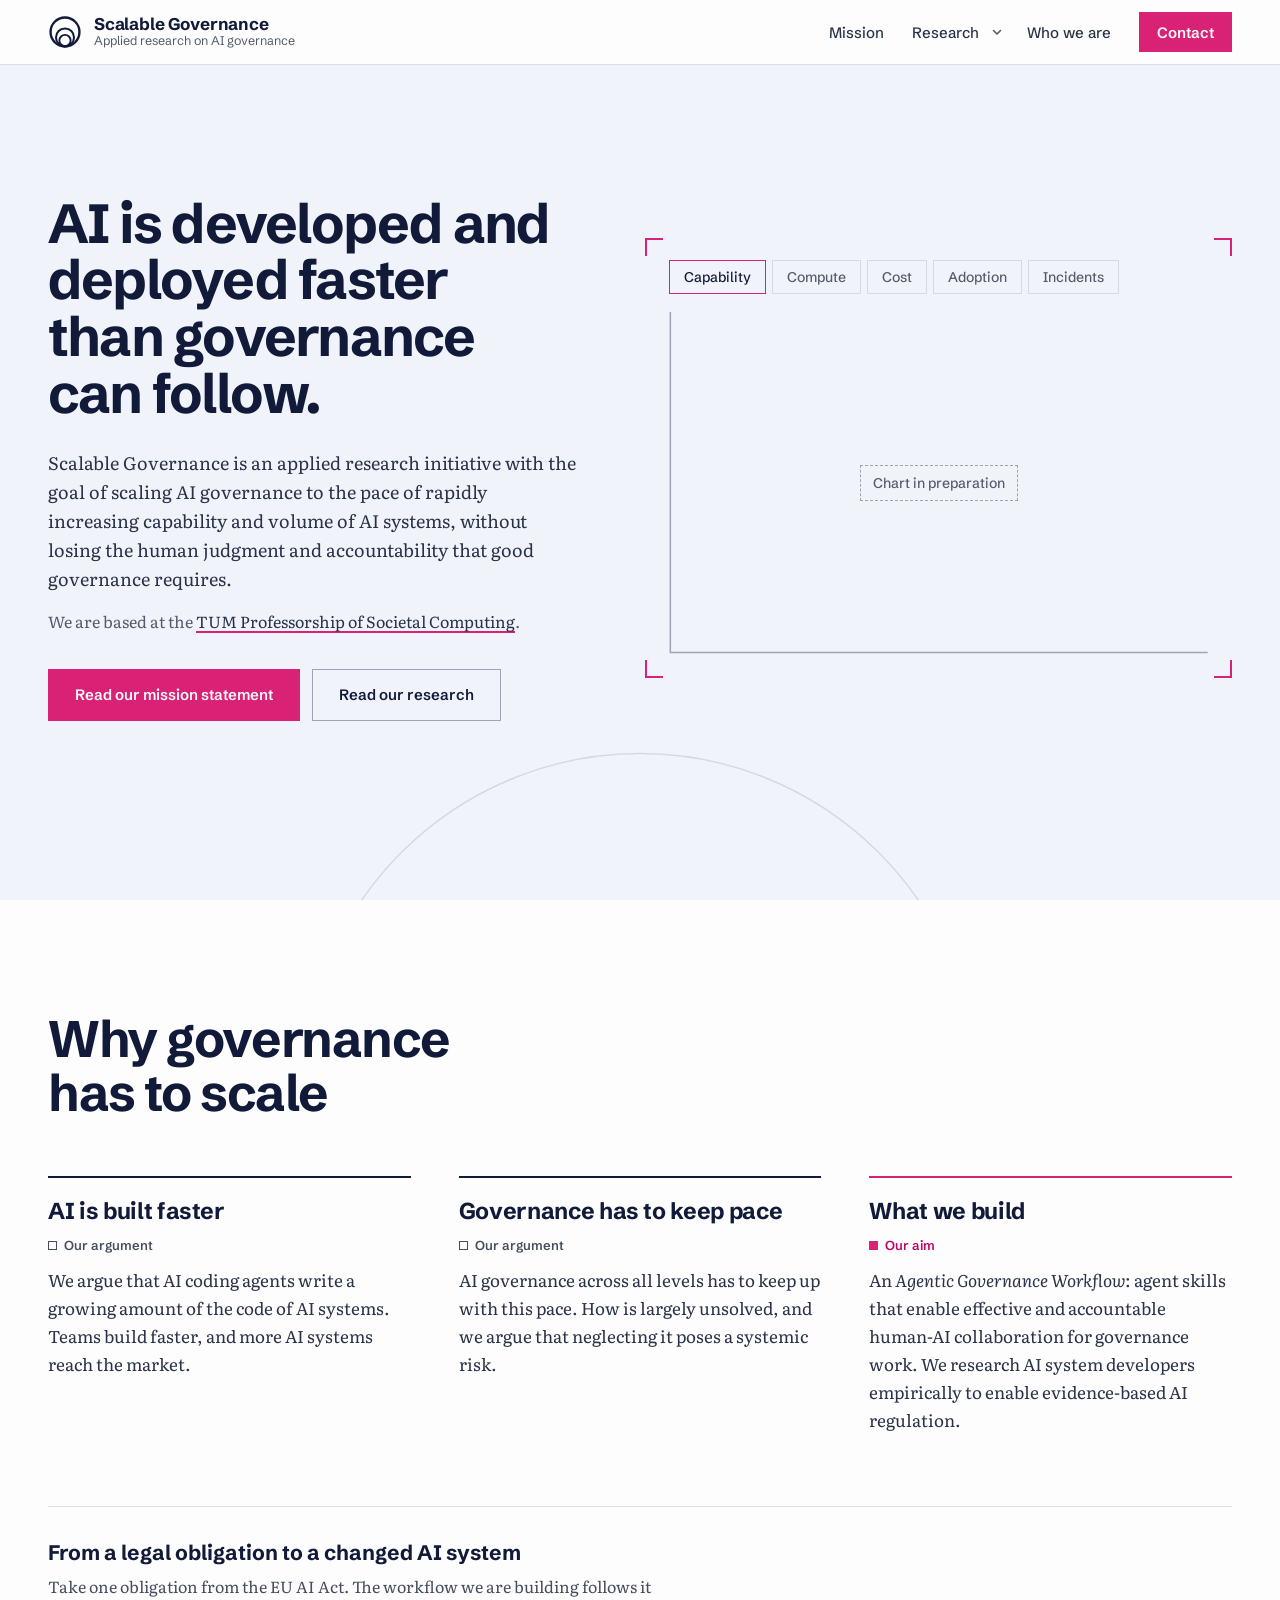
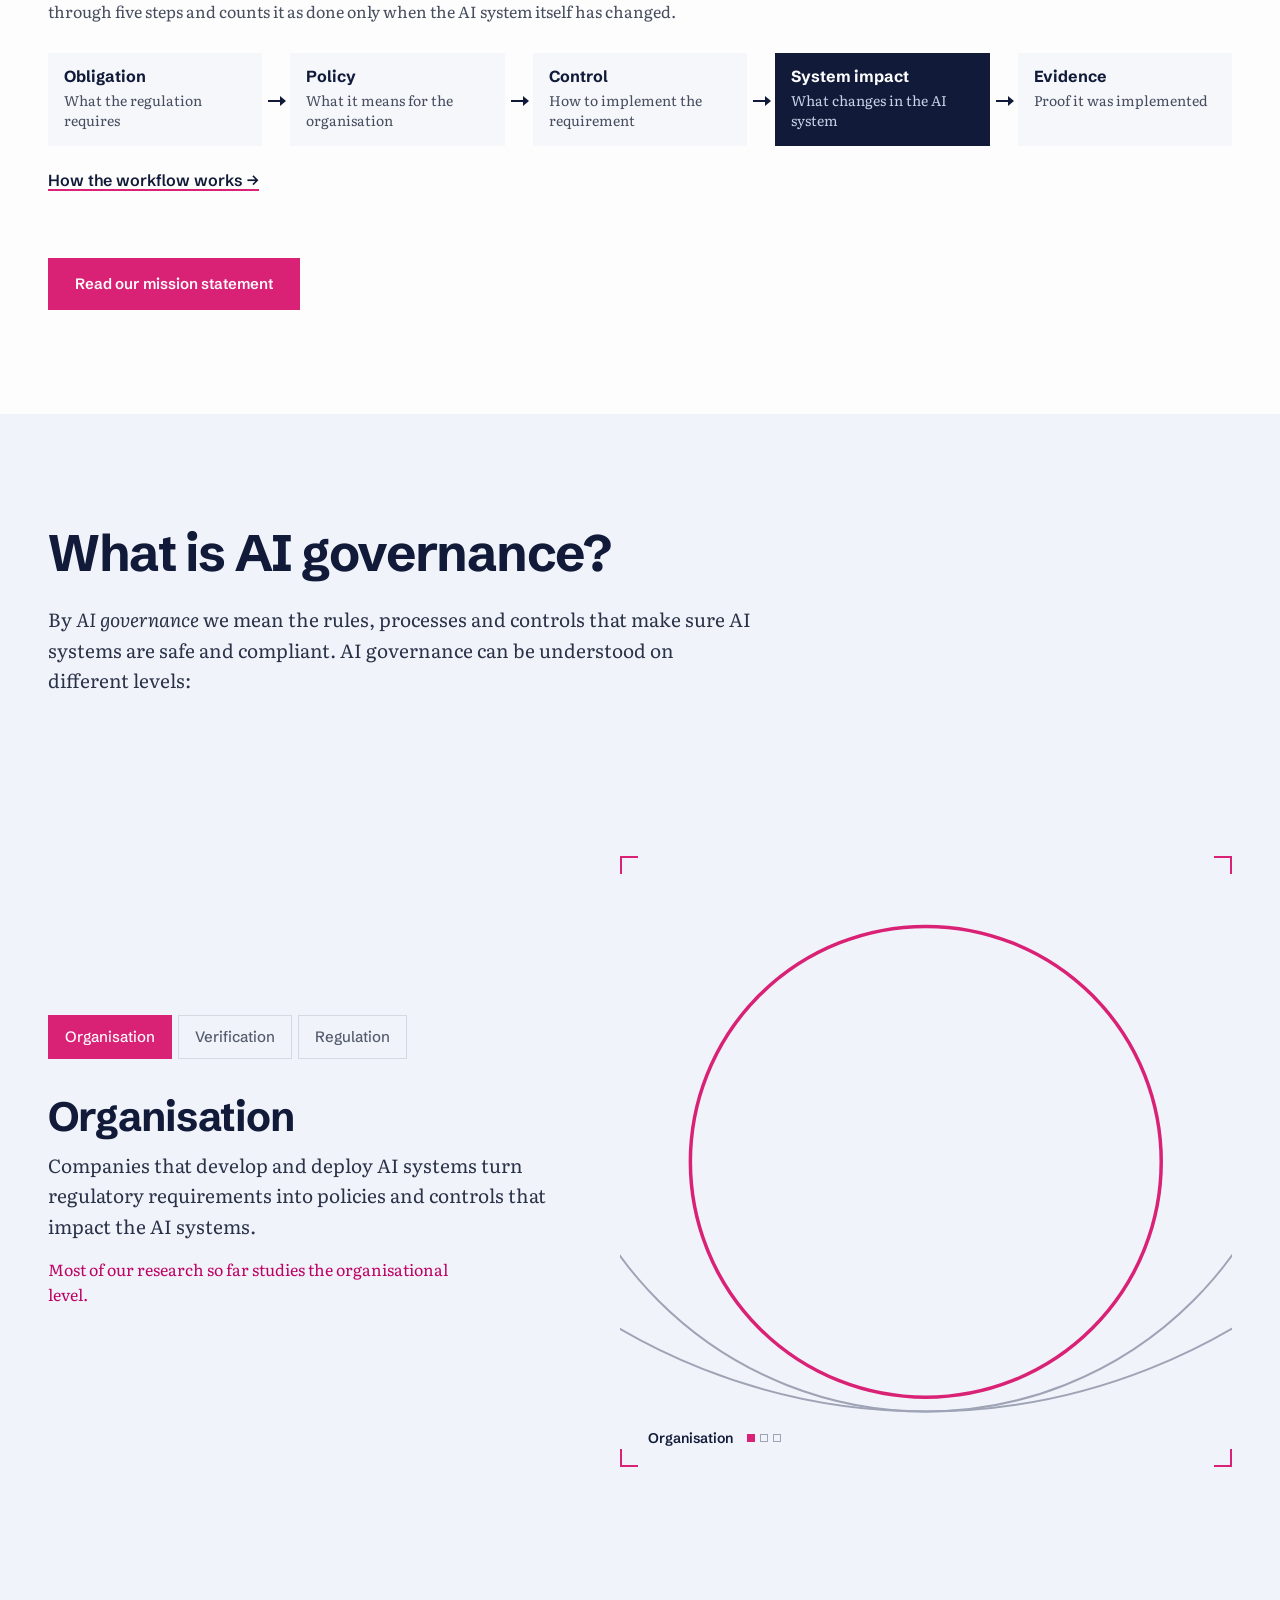
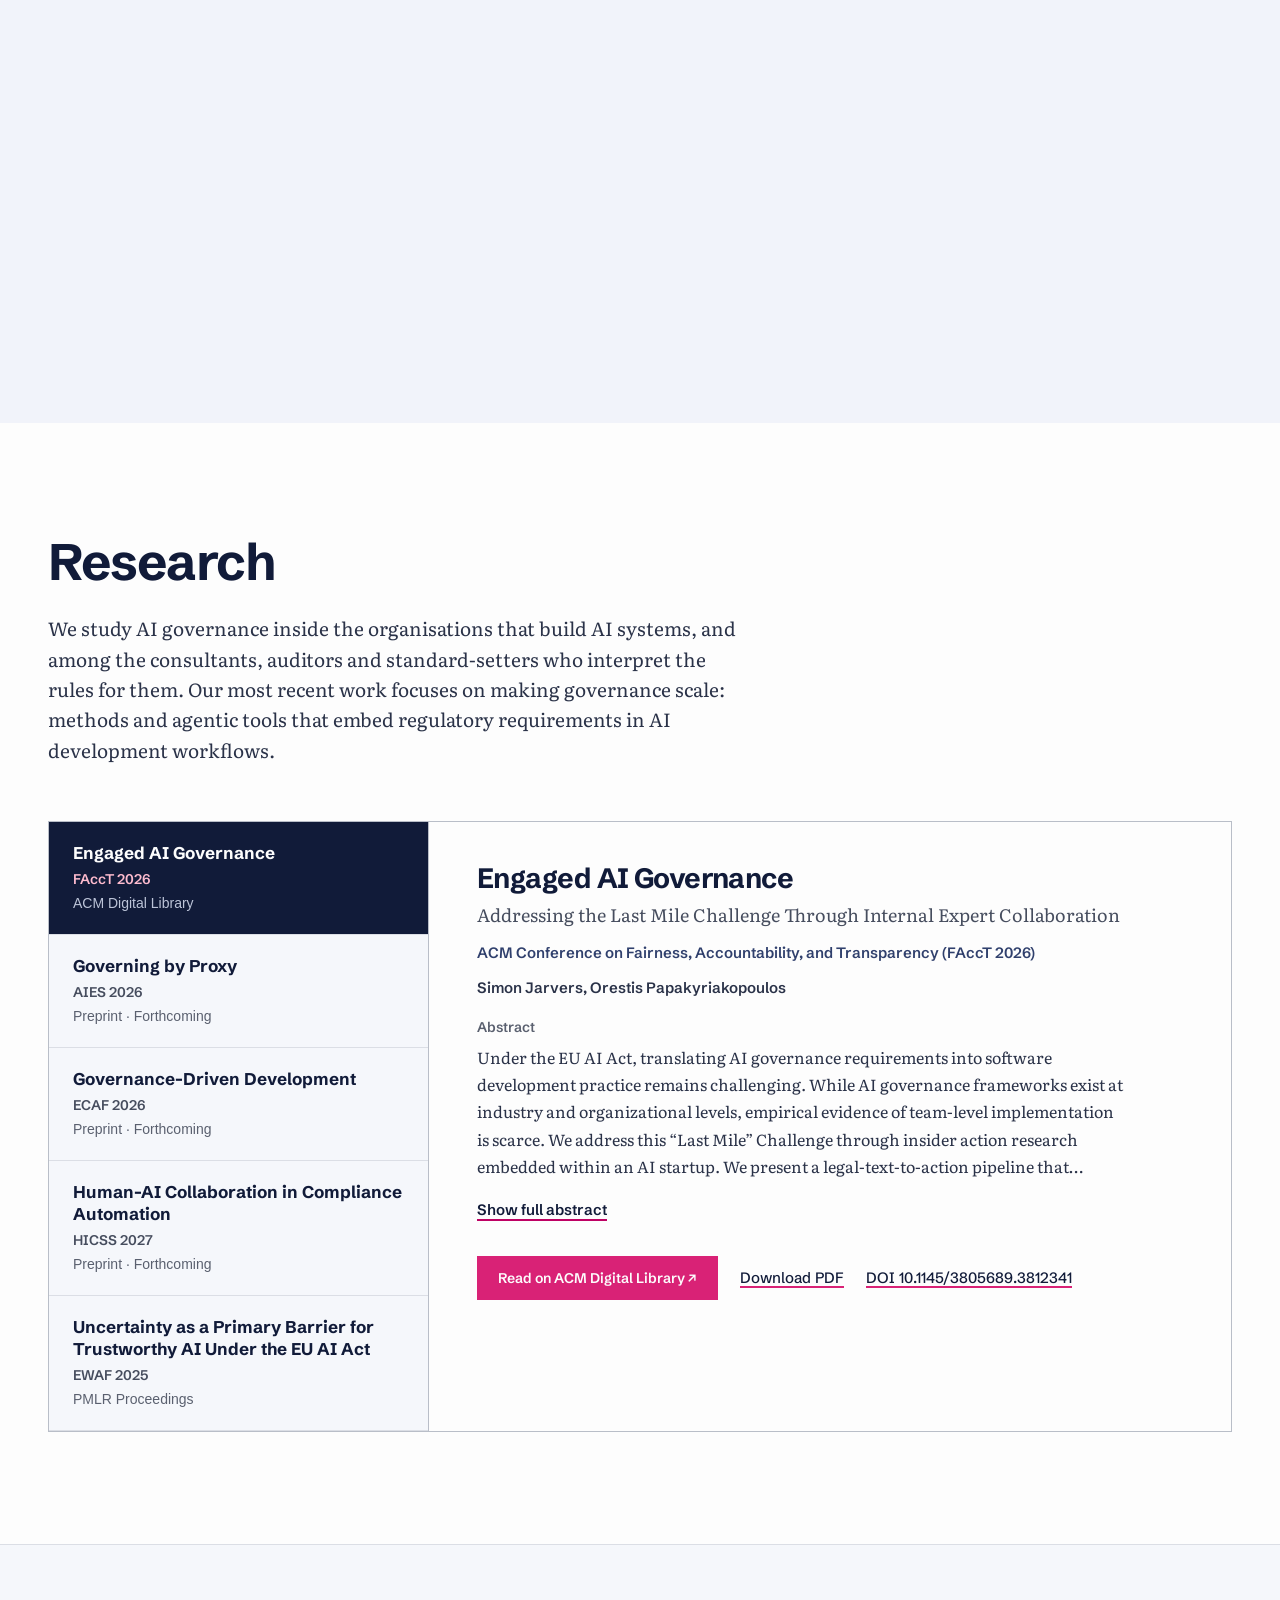
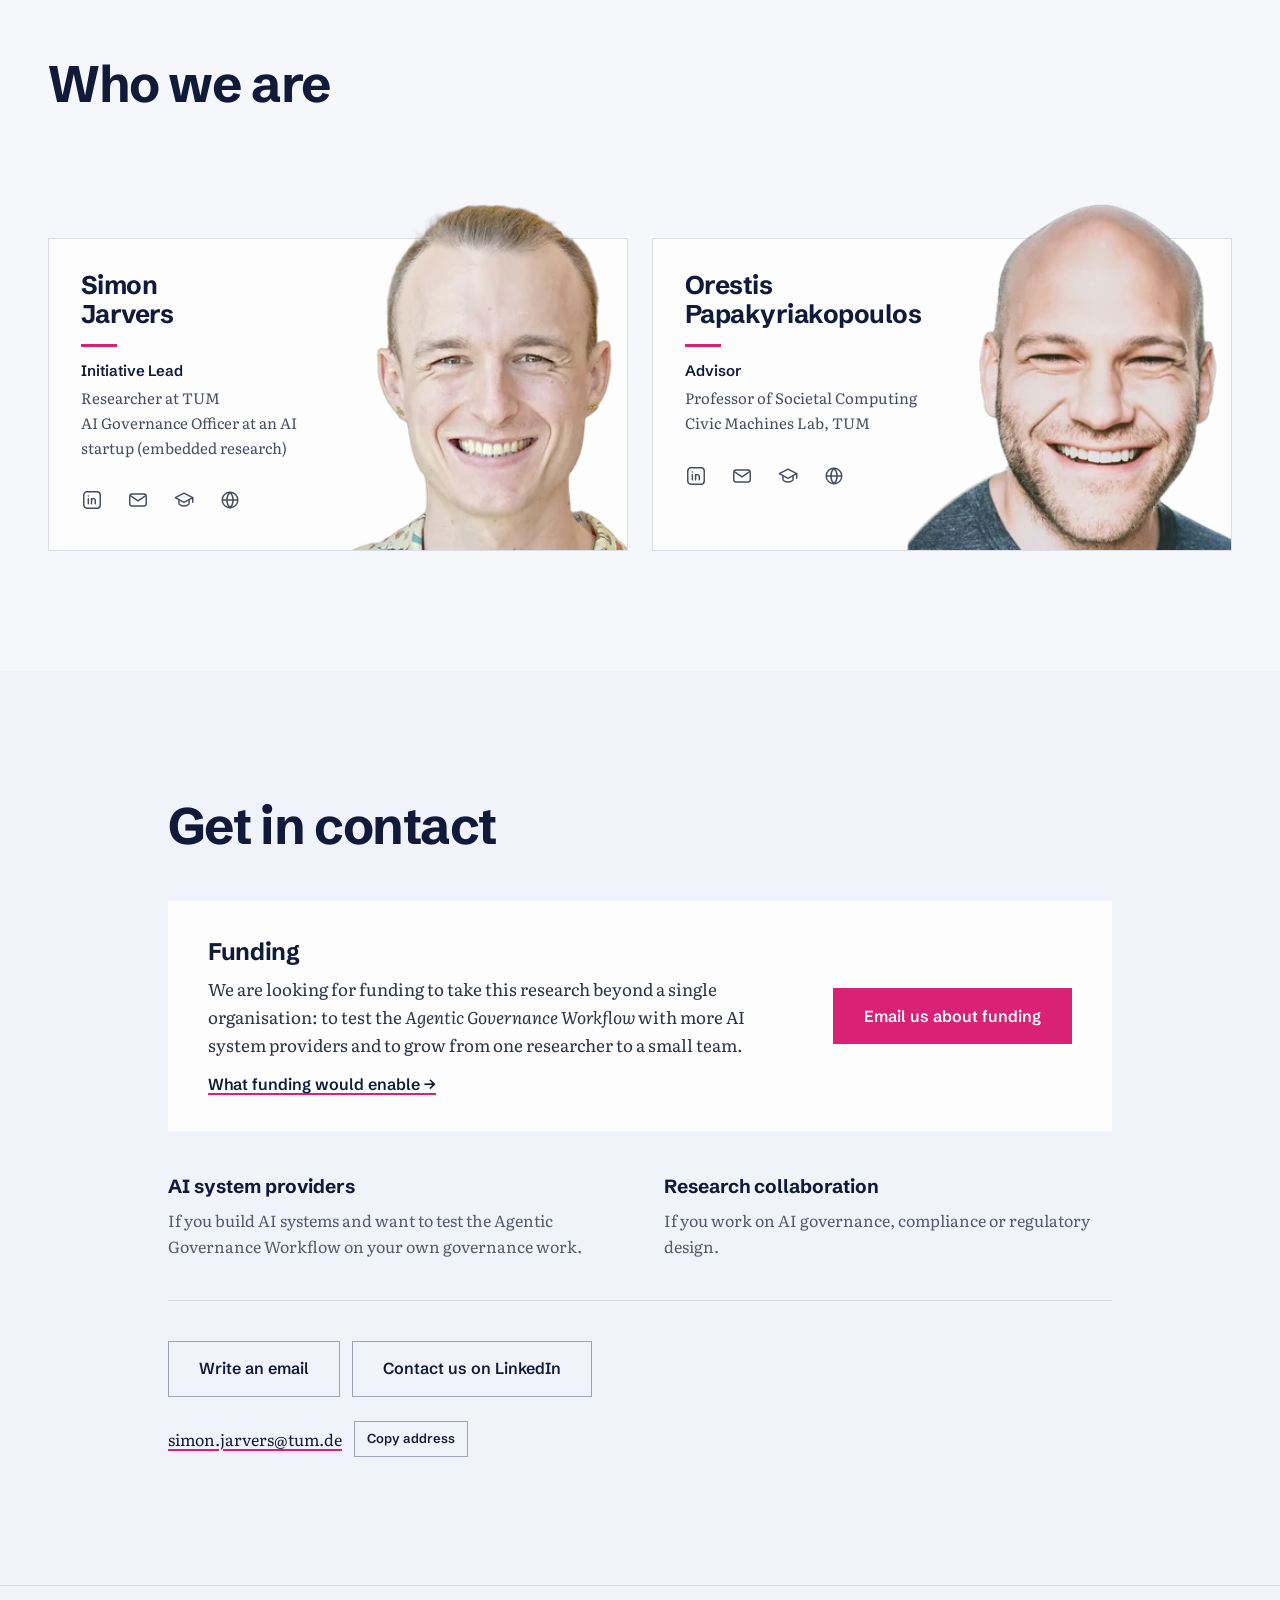
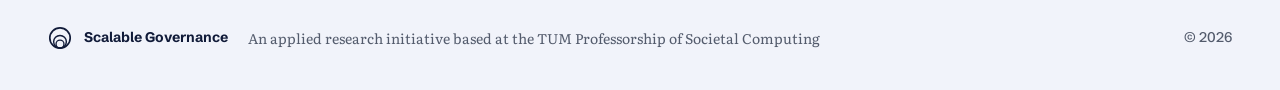
<file: index.html>
<!DOCTYPE html>
<html lang="en">
<head>
<meta charset="utf-8">
<meta name="viewport" content="width=device-width, initial-scale=1">
<title>Scalable Governance</title>
<meta name="description" content="Scalable Governance is an applied research initiative at the TUM Professorship of Societal Computing, working to scale AI governance to the pace of AI development and deployment.">
<meta property="og:title" content="Scalable Governance">
<meta property="og:description" content="Applied research on AI governance, based at the TUM Professorship of Societal Computing.">
<meta property="og:type" content="website">
<meta name="theme-color" content="#ffffff">
<link rel="icon" href="assets/img/favicon.svg" type="image/svg+xml">
<link rel="preconnect" href="https://fonts.googleapis.com">
<link rel="preconnect" href="https://fonts.gstatic.com" crossorigin>
<link rel="stylesheet" href="https://fonts.googleapis.com/css2?family=Literata:ital,opsz,wght@0,7..72,400..600;1,7..72,400&amp;family=Schibsted+Grotesk:wght@400..800&amp;display=swap">
<link rel="stylesheet" href="assets/css/style.css">
<script>document.documentElement.classList.add('js');</script>
<script src="assets/js/main.js" defer></script>
</head>
<body>
<a class="skip-link" href="#main">Skip to content</a>

<header class="site-nav" id="site-nav">
  <div class="site-nav__inner">
    <div class="site-nav__bar">
      <a class="brand" href="#top" aria-label="Scalable Governance, back to top">
        <svg class="brand__logo" viewBox="0 10 200 200" aria-hidden="true"><circle cx="100" cy="110" r="85" stroke-width="14"/><circle cx="100" cy="142" r="53" stroke-width="12"/><circle cx="100" cy="160" r="33" stroke-width="11"/></svg>
        <span class="brand__text">
          <span class="brand__name">Scalable Governance</span>
          <span class="brand__tagline">Applied research on AI governance</span>
        </span>
      </a>
      <button class="nav-toggle" type="button" aria-expanded="false" aria-controls="nav-links">Menu</button>
      <nav aria-label="Main">
        <ul class="nav-links" id="nav-links">
          <li><a href="mission/">Mission</a></li>
          <li class="nav-links__group">
            <a href="#research">Research</a><button type="button" class="nav-sub-toggle" aria-expanded="false" aria-controls="nav-sub-research" aria-label="More research pages"><svg viewBox="0 0 12 12" aria-hidden="true"><path d="M2.5 4.5 6 8l3.5-3.5" fill="none" stroke="currentColor" stroke-width="1.6" stroke-linecap="round" stroke-linejoin="round"/></svg></button>
            <ul class="nav-sub" id="nav-sub-research">
              <li><a href="#research">Publications</a></li>
              <li><a href="agentic-governance-workflow/">Agentic Governance Workflow</a></li>
            </ul>
          </li>
          <li><a href="#who-we-are">Who we are</a></li>
          <li class="nav-links__cta-item"><a class="nav-links__cta" href="#contact">Contact</a></li>
        </ul>
      </nav>
    </div>
  </div>
</header>

<main id="main">

  <!-- Hero: the opening frame -->
  <section class="hero frame" id="top">
    <div class="container hero__inner">
      <div class="hero__text">
        <h1>AI is developed and deployed faster than governance can follow.</h1>
        <p class="lead">Scalable Governance is an applied research initiative with the goal of scaling AI governance to the pace of rapidly increasing capability and volume of AI systems, without losing the human judgment and accountability that good governance requires.</p>
        <p class="hero__affiliation">We are based at the <a href="https://www.gov.sot.tum.de/en/soc/welcome/" target="_blank" rel="noopener">TUM Professorship of Societal Computing</a>.</p>
        <div class="button-row">
          <a class="btn btn--primary btn--md" href="mission/">Read our mission statement</a>
          <a class="btn btn--secondary btn--md" href="#research">Read our research</a>
        </div>
      </div>

      <!-- Reserved for the acceleration chart from feat/acceleration-chart. Replace this figure when that branch lands. -->
      <figure class="chart-slot frame-mark" data-slot="acceleration-chart" aria-labelledby="chart-slot-note">
        <ul class="chart-slot__tabs" aria-hidden="true">
          <li class="is-active">Capability</li>
          <li>Compute</li>
          <li>Cost</li>
          <li>Adoption</li>
          <li>Incidents</li>
        </ul>
        <div class="chart-slot__plot">
          <svg class="chart-slot__axes" viewBox="0 0 400 220" preserveAspectRatio="none" aria-hidden="true"><path d="M1 0 V219 H400" fill="none" vector-effect="non-scaling-stroke"/></svg>
          <p class="chart-slot__note" id="chart-slot-note">Chart in preparation</p>
        </div>
      </figure>
    </div>
    <svg class="hero__rings" viewBox="0 10 200 200" aria-hidden="true"><circle cx="100" cy="110" r="85"/><circle cx="100" cy="142" r="53"/><circle cx="100" cy="160" r="33"/></svg>
  </section>

  <!-- Why it has to scale -->
  <section class="why" id="mission" aria-labelledby="why-title">
    <div class="container why__inner">
      <h2 class="section-title" id="why-title">Why governance has to scale</h2>
      <ol class="beats">
        <li class="beat">
          <h3 class="beat__title">AI is built faster</h3>
          <span class="status status--argument">Our argument</span>
          <p>We argue that AI coding agents write a growing amount of the code of AI systems. Teams build faster, and more AI systems reach the market.</p>
        </li>
        <li class="beat">
          <h3 class="beat__title">Governance has to keep pace</h3>
          <span class="status status--argument">Our argument</span>
          <p>AI governance across all levels has to keep up with this pace. How is largely unsolved, and we argue that neglecting it poses a systemic risk.</p>
        </li>
        <li class="beat">
          <h3 class="beat__title">What we build</h3>
          <span class="status status--aim">Our aim</span>
          <p>An <i>Agentic Governance Workflow</i>: agent skills that enable effective and accountable human-AI collaboration for governance work. We research AI system developers empirically to enable evidence-based AI regulation.</p>
        </li>
      </ol>

      <figure class="hero-chain" aria-labelledby="hero-chain-title">
        <figcaption class="hero-chain__cap">
          <span class="hero-chain__title" id="hero-chain-title">From a legal obligation to a changed AI system</span>
          <span class="hero-chain__intro">Take one obligation from the EU AI Act. The workflow we are building follows it through five steps and counts it as done only when the AI system itself has changed.</span>
        </figcaption>
        <ol class="hero-chain__list">
          <li><b>Obligation</b><span>What the regulation requires</span></li>
          <li><b>Policy</b><span>What it means for the organisation</span></li>
          <li><b>Control</b><span>How to implement the requirement</span></li>
          <li class="hero-chain__key"><b>System impact</b><span>What changes in the AI system</span></li>
          <li><b>Evidence</b><span>Proof it was implemented</span></li>
        </ol>
        <a class="hero-chain__more" href="agentic-governance-workflow/">How the workflow works →</a>
      </figure>

      <a class="btn btn--primary btn--md" href="mission/">Read our mission statement</a>
    </div>
  </section>

  <!-- The three levels: a zoom out through the logo's rings -->
  <section class="levels frame" id="levels" aria-labelledby="levels-title">
    <div class="container levels__intro">
      <h2 class="section-title" id="levels-title">What is AI governance?</h2>
      <p class="lead">By <em>AI governance</em> we mean the rules, processes and controls that make sure AI systems are safe and compliant. AI governance can be understood on different levels:</p>
    </div>
    <div class="levels__track">
      <div class="levels__stage container">
        <div class="levels__text">
          <div class="levels__nav" role="group" aria-label="Levels of AI governance">
            <button type="button" class="levels__btn" data-level="0" aria-pressed="true">Organisation</button>
            <button type="button" class="levels__btn" data-level="1" aria-pressed="false">Verification</button>
            <button type="button" class="levels__btn" data-level="2" aria-pressed="false">Regulation</button>
          </div>
          <ol class="levels__list">
            <li class="level is-active" data-level="0">
              <h3 class="level__name">Organisation</h3>
              <p>Companies that develop and deploy AI systems turn regulatory requirements into policies and controls that impact the AI systems.</p>
              <p class="level__note">Most of our research so far studies the organisational level.</p>
            </li>
            <li class="level" data-level="1">
              <h3 class="level__name">Verification</h3>
              <p>Auditors, notified bodies and authorities check conformity against technical standards and legal obligations.</p>
            </li>
            <li class="level" data-level="2">
              <h3 class="level__name">Regulation</h3>
              <p>Legislators and policy-makers write AI regulations and keep them up to date.</p>
            </li>
          </ol>
        </div>
        <div class="levels__view frame-mark">
          <svg class="levels__rings" viewBox="0 10 200 200" aria-hidden="true">
            <circle class="ring" data-level="2" cx="100" cy="110" r="85"/>
            <circle class="ring" data-level="1" cx="100" cy="142" r="53"/>
            <circle class="ring is-active" data-level="0" cx="100" cy="160" r="33"/>
          </svg>
          <p class="levels__readout" aria-hidden="true"><span class="levels__readout-name">Organisation</span><span class="levels__steps"><i class="is-on"></i><i></i><i></i></span></p>
        </div>
      </div>
    </div>
  </section>

  <!-- Research -->
  <section class="research" id="research" aria-labelledby="research-title">
    <div class="container">
      <h2 class="section-title" id="research-title">Research</h2>
      <p class="lead lead--dark research__intro">We study AI governance inside the organisations that build AI systems, and among the consultants, auditors and standard-setters who interpret the rules for them. Our most recent work focuses on making governance scale: methods and agentic tools that embed regulatory requirements in AI development workflows.</p>

      <div class="pubs">
        <div class="pubs__list" role="tablist" aria-label="Publications" aria-orientation="vertical">
          <button class="pubs__tab" role="tab" id="tab-facct" aria-controls="paper-facct" aria-selected="true">
            <span class="pubs__venue">FAccT 2026</span>
            <span class="pubs__title">Engaged AI Governance</span>
            <span class="pubs__kind">ACM Digital Library</span>
          </button>
          <button class="pubs__tab" role="tab" id="tab-aies" aria-controls="paper-aies" aria-selected="false" tabindex="-1">
            <span class="pubs__venue">AIES 2026</span>
            <span class="pubs__title">Governing by Proxy</span>
            <span class="pubs__kind">Preprint · Forthcoming</span>
          </button>
          <button class="pubs__tab" role="tab" id="tab-ecaf" aria-controls="paper-ecaf" aria-selected="false" tabindex="-1">
            <span class="pubs__venue">ECAF 2026</span>
            <span class="pubs__title">Governance-Driven Development</span>
            <span class="pubs__kind">Preprint · Forthcoming</span>
          </button>
          <button class="pubs__tab" role="tab" id="tab-hicss" aria-controls="paper-hicss" aria-selected="false" tabindex="-1">
            <span class="pubs__venue">HICSS 2027</span>
            <span class="pubs__title">Human-AI Collaboration in Compliance Automation</span>
            <span class="pubs__kind">Preprint · Forthcoming</span>
          </button>
          <button class="pubs__tab" role="tab" id="tab-ewaf" aria-controls="paper-ewaf" aria-selected="false" tabindex="-1">
            <span class="pubs__venue">EWAF 2025</span>
            <span class="pubs__title">Uncertainty as a Primary Barrier for Trustworthy AI Under the EU AI Act</span>
            <span class="pubs__kind">PMLR Proceedings</span>
          </button>
        </div>

        <div class="pubs__details">
          <article class="paper" id="paper-facct" role="tabpanel" tabindex="0" aria-labelledby="tab-facct" data-theme-ring="1">
            <p class="paper__venue">ACM Conference on Fairness, Accountability, and Transparency (FAccT 2026)</p>
            <h3 class="paper__title">Engaged AI Governance<span class="paper__sub">Addressing the Last Mile Challenge Through Internal Expert Collaboration</span></h3>
            <p class="paper__authors">Simon Jarvers, Orestis Papakyriakopoulos</p>
            <div class="abstract">
              <p class="abstract__label">Abstract</p>
              <p class="paper__abstract" id="abs-facct">Under the EU AI Act, translating AI governance requirements into software development practice remains challenging. While AI governance frameworks exist at industry and organizational levels, empirical evidence of team-level implementation is scarce. We address this “Last Mile” Challenge through insider action research embedded within an AI startup. We present a legal-text-to-action pipeline that translates EU AI Act requirements into actionable strategies through internal expert collaboration by extracting requirements from legal text, engaging practitioners in assessment and ideation, and prioritizing implementation through collective evaluation. Our analysis reveals three patterns in how practitioners perceive regulatory requirements: convergence (compliance aligns with development priorities), existing practice (current work already satisfies requirements), and disconnection (requirements perceived as administrative overhead). Based on these patterns, we discuss when governance might be treated genuinely or performatively. Practitioners prioritize requirements that serve end-users or their own development needs, but view verification-oriented requirements as box-ticking exercises. This distinction suggests a translation challenge: regulatory requirements risk superficial treatment unless practitioners understand how compliance serves system quality and user protection. Expert collaboration offers a practical mechanism for transforming governance from external imposition to shared ownership and making previously invisible governance work visible and collective.</p>
              <button type="button" class="abstract__toggle" aria-expanded="false" aria-controls="abs-facct">Show full abstract</button>
            </div>
            <div class="paper__actions">
              <a class="btn btn--primary btn--sm" href="https://dl.acm.org/doi/10.1145/3805689.3812341" target="_blank" rel="noopener">Read on ACM Digital Library ↗</a>
              <a class="paper__id" href="papers/2026-facct-engaged-ai-governance.pdf" download>Download PDF</a>
              <a class="paper__id" href="https://doi.org/10.1145/3805689.3812341" target="_blank" rel="noopener">DOI 10.1145/3805689.3812341</a>
            </div>
          </article>

          <article class="paper" id="paper-aies" role="tabpanel" tabindex="0" aria-labelledby="tab-aies" data-theme-ring="2">
            <p class="paper__venue">AAAI/ACM Conference on AI, Ethics, and Society (AIES 2026) <span class="badge">Forthcoming</span></p>
            <h3 class="paper__title">Governing by Proxy<span class="paper__sub">How Regulatory Intermediaries Shape EU AI Act Compliance in Practice</span></h3>
            <p class="paper__authors">Simon Jarvers, Orestis Papakyriakopoulos</p>
            <div class="abstract">
              <p class="abstract__label">Abstract</p>
              <p class="paper__abstract" id="abs-aies">The EU AI Act assigns compliance obligations to defined actor roles along the AI supply chain, but how these obligations are enacted in practice remains understudied. This paper investigates the ecosystem of regulatory intermediaries (consultants, auditors, ethics advisors, certification bodies) through which an AI system provider translates regulatory requirements into organisational practice. Drawing on participant observation and document analysis from an embedded case study at an AI startup, the analysis applies the Regulator-Intermediary-Target (RIT) model to map sixteen intermediaries and trace the compliance pressures that drive pre-enforcement intermediary engagement. Compliance artefacts across risk management, impact assessment, and technical documentation show a consistent pattern: intermediary interpretive choices construct what AI Act compliance means for the regulated organisation. Using Edelman’s legal endogeneity framework, which theorises how organisations’ private compliance constructions can feed back into the meaning of law itself, we discuss how legal requirements are managerialised into procedural deliverables and how compliance forms diffuse without evidence of governance efficacy. The paper contributes on two levels: it extends the RIT model to organisational-level AI governance, demonstrating that compliance intermediaries perform constitutive rather than facilitative functions, and it provides an early empirical signal for legal endogeneity in AI Act compliance. We encourage more guidance from the EU and argue that the compliance ecosystem deserves the same analytical and regulatory attention currently directed at the AI supply chain.</p>
              <button type="button" class="abstract__toggle" aria-expanded="false" aria-controls="abs-aies">Show full abstract</button>
            </div>
            <div class="paper__actions">
              <a class="btn btn--primary btn--sm" href="papers/2026-aies-governing-by-proxy.pdf" download>Download preprint (PDF)</a>
              <span class="paper__id">DOI not yet assigned</span>
            </div>
          </article>

          <article class="paper" id="paper-ecaf" role="tabpanel" tabindex="0" aria-labelledby="tab-ecaf" data-theme-ring="3">
            <p class="paper__venue">European Conference on Algorithmic Fairness (ECAF 2026), PMLR <span class="badge">Forthcoming</span></p>
            <h3 class="paper__title">Governance-Driven Development<span class="paper__sub">Embedding Regulatory Requirements in AI Development Workflows</span></h3>
            <p class="paper__authors">Simon Jarvers, Orestis Papakyriakopoulos</p>
            <div class="abstract">
              <p class="abstract__label">Abstract</p>
              <p class="paper__abstract" id="abs-ecaf">AI governance under the EU AI Act faces a structural misallocation of effort: management-based regulation, combined with the credence-good properties of governance outcomes, pushes resource-constrained organisations toward verification-facing documentation rather than the implementation it is meant to verify. We propose Governance-Driven Development (GDD), a framework that treats AI Act obligations and the requirements of supporting standards for safe AI development as formal specifications for software development work. GDD runs on two nested action cycles. A planning cycle scopes obligations against organisational context to produce specifications. An implementation cycle converts each specification into the artefact it specifies, with traceability back to the regulatory source. AI agents perform template-driven work; humans retain interpretation and accountability. The framework is in early implementation at an AI Startup, with unresolved load-bearing questions around knowledge base architecture and obligation decomposition.</p>
              <button type="button" class="abstract__toggle" aria-expanded="false" aria-controls="abs-ecaf">Show full abstract</button>
            </div>
            <div class="paper__actions">
              <a class="btn btn--primary btn--sm" href="papers/2026-ecaf-governance-driven-development.pdf" download>Download preprint (PDF)</a>
              <span class="paper__id">Proceedings not yet published</span>
            </div>
          </article>

          <article class="paper" id="paper-hicss" role="tabpanel" tabindex="0" aria-labelledby="tab-hicss" data-theme-ring="3">
            <p class="paper__venue">Hawaii International Conference on System Sciences (HICSS 2027) <span class="badge">Forthcoming</span></p>
            <h3 class="paper__title">Human-AI Collaboration in Compliance Automation<span class="paper__sub">Designing an Agentic Knowledge Base for AI Governance</span></h3>
            <p class="paper__authors">Simon Jarvers, Carolin Röthemeier, Holger Wittges, Orestis Papakyriakopoulos</p>
            <div class="abstract">
              <p class="abstract__label">Abstract</p>
              <p class="paper__abstract" id="abs-hicss">AI governance work draws on a living body of organizational knowledge, policies, and system facts that drift and go stale as organizational and regulatory contexts change. For resource-constrained organizations under the EU AI Act and related standards, maintaining this knowledge consumes scarce compliance capacity. We applied a pattern drawn from practice, in which an LLM agent maintains a structured, citation-anchored knowledge base for AI governance. Through a Design Science Research study at an AI startup, we apply the artifact to two ISO management system standards. The artifact separates a human-authoritative source layer from an agent-moderated knowledge layer in the company’s internal governance work processes. We abstract two design principles, human authority over agent moderation and traceability, which demonstrate how to responsibly leverage advancing AI capabilities for human-agent collaboration in regulated compliance settings.</p>
              <button type="button" class="abstract__toggle" aria-expanded="false" aria-controls="abs-hicss">Show full abstract</button>
            </div>
            <div class="paper__actions">
              <a class="btn btn--primary btn--sm" href="papers/2027-hicss-human-ai-collaboration-in-compliance-automation.pdf" download>Download preprint (PDF)</a>
              <span class="paper__id">DOI not yet assigned</span>
            </div>
          </article>

          <article class="paper" id="paper-ewaf" role="tabpanel" tabindex="0" aria-labelledby="tab-ewaf" data-theme-ring="1">
            <p class="paper__venue">European Workshop on Algorithmic Fairness (EWAF 2025), PMLR vol. 294</p>
            <h3 class="paper__title">Uncertainty as a Primary Barrier for Trustworthy AI Under the EU AI Act<span class="paper__sub">German SME Perspectives</span></h3>
            <div>
              <p class="paper__authors">Simon Jarvers*, Chiara Ullstein*, Jens Grossklags</p>
              <p class="paper__note">* Both authors contributed equally.</p>
            </div>
            <div class="abstract">
              <p class="abstract__label">Abstract</p>
              <p class="paper__abstract" id="abs-ewaf">The European Union’s AI regulation, the EU AI Act, represents a significant shift from voluntary ethical frameworks to binding regulation, presenting implementation challenges particularly for resource-limited SMEs. Our mixed-methods research examined the EU AI Act’s impact on SMEs through surveys of German AI SMEs (N = 21) and interviews with AI SMEs and industry stakeholders (N = 13). In this extended abstract, we summarize our motivation and methods, and focus on providing results from the interviews. Our findings reveal that company size and compliance experience significantly affect estimated implementation capabilities. SMEs face considerable resource constraints across time, finances, and staffing. Implementation uncertainties – including definitional ambiguity, unclear scope, and insufficient guidance – drive strategic responses: delaying compliance efforts, modifying products to reduce regulatory burden, and frequently seeking external compliance expertise and certification. These results indicate that uncertainty emerges as the primary implementation barrier. Researchers can help reduce uncertainty by developing best-practice guidelines that support the AI Act’s trustworthy AI objectives. We conclude with recommendations for policymakers and researchers.</p>
              <button type="button" class="abstract__toggle" aria-expanded="false" aria-controls="abs-ewaf">Show full abstract</button>
            </div>
            <div class="paper__actions">
              <a class="btn btn--primary btn--sm" href="https://proceedings.mlr.press/v294/jarvers25a.html" target="_blank" rel="noopener">Read on PMLR ↗</a>
              <a class="paper__id" href="papers/2025-ewaf-uncertainty-as-a-primary-barrier.pdf" download>Download PDF</a>
            </div>
          </article>
        </div>
      </div>
    </div>
  </section>

  <!-- Who we are -->
  <section class="people" id="who-we-are" aria-labelledby="people-title">
    <div class="container people__inner">
      <h2 class="section-title" id="people-title">Who we are</h2>
      <div class="people__grid">
        <article class="person">
          <div class="person__text">
            <h3 class="person__name">Simon<br>Jarvers</h3>
            <p class="person__role">Initiative Lead</p>
            <p class="person__desc">Researcher at TUM<br>AI Governance Officer at an AI startup (embedded research)</p>
            <!-- Placeholder links ("#") until the real profiles are confirmed. -->
            <ul class="person__links" aria-label="Simon Jarvers online">
              <li><a class="person__link" href="https://www.linkedin.com/in/simon-jarvers/" target="_blank" rel="noopener" aria-label="LinkedIn" title="LinkedIn"><svg viewBox="0 0 24 24" aria-hidden="true"><rect x="3" y="3" width="18" height="18" rx="3.5" fill="none" stroke="currentColor" stroke-width="1.6"/><path d="M8 10.5V16M8 7.6v.1M11.5 16v-3.2c0-1.4.9-2.3 2.1-2.3s2 .9 2 2.3V16M11.5 10.5V16" fill="none" stroke="currentColor" stroke-width="1.6" stroke-linecap="round"/></svg></a></li>
              <li><a class="person__link" href="mailto:simon.jarvers@tum.de" aria-label="Email" title="Email"><svg viewBox="0 0 24 24" aria-hidden="true"><rect x="3" y="5.5" width="18" height="13" rx="2.5" fill="none" stroke="currentColor" stroke-width="1.6"/><path d="m4 7.5 8 5.5 8-5.5" fill="none" stroke="currentColor" stroke-width="1.6" stroke-linejoin="round"/></svg></a></li>
              <li><a class="person__link" href="#" aria-label="Google Scholar" title="Google Scholar"><svg viewBox="0 0 24 24" aria-hidden="true"><path d="M2.5 9.5 12 4.5l9.5 5-9.5 5z" fill="none" stroke="currentColor" stroke-width="1.6" stroke-linejoin="round"/><path d="M6.5 11.6v4.2c0 1.3 2.5 2.7 5.5 2.7s5.5-1.4 5.5-2.7v-4.2M21.5 9.5v5" fill="none" stroke="currentColor" stroke-width="1.6" stroke-linecap="round"/></svg></a></li>
              <li><a class="person__link" href="#" aria-label="Personal website" title="Personal website"><svg viewBox="0 0 24 24" aria-hidden="true"><circle cx="12" cy="12" r="8.5" fill="none" stroke="currentColor" stroke-width="1.6"/><path d="M3.5 12h17M12 3.5c2.3 2.3 3.4 5.2 3.4 8.5s-1.1 6.2-3.4 8.5c-2.3-2.3-3.4-5.2-3.4-8.5s1.1-6.2 3.4-8.5z" fill="none" stroke="currentColor" stroke-width="1.6" stroke-linejoin="round"/></svg></a></li>
            </ul>
          </div>
          <div class="person__portrait">
            <img src="assets/img/team/simon-jarvers.webp" srcset="assets/img/team/simon-jarvers.webp 1x, assets/img/team/simon-jarvers@2x.webp 2x" width="300" height="396" alt="Portrait of Simon Jarvers" loading="lazy" decoding="async">
          </div>
        </article>
        <article class="person">
          <div class="person__text">
            <h3 class="person__name">Orestis<br>Papakyriakopoulos</h3>
            <p class="person__role">Advisor</p>
            <p class="person__desc">Professor of Societal Computing<br>Civic Machines Lab, TUM</p>
            <!-- Placeholder links ("#") until the real profiles are confirmed. -->
            <ul class="person__links" aria-label="Orestis Papakyriakopoulos online">
              <li><a class="person__link" href="#" aria-label="LinkedIn" title="LinkedIn"><svg viewBox="0 0 24 24" aria-hidden="true"><rect x="3" y="3" width="18" height="18" rx="3.5" fill="none" stroke="currentColor" stroke-width="1.6"/><path d="M8 10.5V16M8 7.6v.1M11.5 16v-3.2c0-1.4.9-2.3 2.1-2.3s2 .9 2 2.3V16M11.5 10.5V16" fill="none" stroke="currentColor" stroke-width="1.6" stroke-linecap="round"/></svg></a></li>
              <li><a class="person__link" href="#" aria-label="Email" title="Email"><svg viewBox="0 0 24 24" aria-hidden="true"><rect x="3" y="5.5" width="18" height="13" rx="2.5" fill="none" stroke="currentColor" stroke-width="1.6"/><path d="m4 7.5 8 5.5 8-5.5" fill="none" stroke="currentColor" stroke-width="1.6" stroke-linejoin="round"/></svg></a></li>
              <li><a class="person__link" href="#" aria-label="Google Scholar" title="Google Scholar"><svg viewBox="0 0 24 24" aria-hidden="true"><path d="M2.5 9.5 12 4.5l9.5 5-9.5 5z" fill="none" stroke="currentColor" stroke-width="1.6" stroke-linejoin="round"/><path d="M6.5 11.6v4.2c0 1.3 2.5 2.7 5.5 2.7s5.5-1.4 5.5-2.7v-4.2M21.5 9.5v5" fill="none" stroke="currentColor" stroke-width="1.6" stroke-linecap="round"/></svg></a></li>
              <li><a class="person__link" href="#" aria-label="Personal website" title="Personal website"><svg viewBox="0 0 24 24" aria-hidden="true"><circle cx="12" cy="12" r="8.5" fill="none" stroke="currentColor" stroke-width="1.6"/><path d="M3.5 12h17M12 3.5c2.3 2.3 3.4 5.2 3.4 8.5s-1.1 6.2-3.4 8.5c-2.3-2.3-3.4-5.2-3.4-8.5s1.1-6.2 3.4-8.5z" fill="none" stroke="currentColor" stroke-width="1.6" stroke-linejoin="round"/></svg></a></li>
            </ul>
          </div>
          <div class="person__portrait">
            <img src="assets/img/team/orestis-papakyriakopoulos.webp" srcset="assets/img/team/orestis-papakyriakopoulos.webp 1x, assets/img/team/orestis-papakyriakopoulos@2x.webp 2x" width="300" height="396" alt="Portrait of Orestis Papakyriakopoulos" loading="lazy" decoding="async">
          </div>
        </article>
      </div>
    </div>
  </section>

  <!-- Contact -->
  <section class="contact frame" id="contact" aria-labelledby="contact-title">
    <div class="contact__inner">
      <h2 class="section-title" id="contact-title">Get in contact</h2>
      <div class="contact__funding">
        <div class="contact__funding-text">
          <h3>Funding</h3>
          <p>We are looking for funding to take this research beyond a single organisation: to test the <i>Agentic Governance Workflow</i> with more AI system providers and to grow from one researcher to a small team.</p>
          <a class="contact__more" href="mission/#support">What funding would enable →</a>
        </div>
        <a class="btn btn--primary btn--lg" href="mailto:simon.jarvers@tum.de?subject=Funding%20%E2%80%93%20Scalable%20Governance">Email us about funding</a>
      </div>
      <div class="contact__cols">
        <div>
          <h3>AI system providers</h3>
          <p>If you build AI systems and want to test the Agentic Governance Workflow on your own governance work.</p>
        </div>
        <div>
          <h3>Research collaboration</h3>
          <p>If you work on AI governance, compliance or regulatory design.</p>
        </div>
      </div>
      <div class="contact-actions contact-actions--center">
        <a class="btn btn--secondary btn--lg" href="mailto:simon.jarvers@tum.de?subject=Scalable%20Governance">Write an email</a>
        <a class="btn btn--secondary btn--lg" href="https://www.linkedin.com/in/simon-jarvers/" target="_blank" rel="noopener">Contact us on LinkedIn</a>
      </div>
      <p class="contact-address contact-address--center"><a href="mailto:simon.jarvers@tum.de">simon.jarvers@tum.de</a> <button type="button" class="copy-btn" data-copy="simon.jarvers@tum.de">Copy address</button><span class="copy-status" role="status"></span></p>
    </div>
  </section>
</main>

<footer class="site-footer-wrap frame">
  <div class="site-footer">
    <div class="site-footer__brand">
      <svg class="site-footer__logo" viewBox="0 10 200 200" aria-hidden="true"><circle cx="100" cy="110" r="85" stroke-width="14"/><circle cx="100" cy="142" r="53" stroke-width="12"/><circle cx="100" cy="160" r="33" stroke-width="11"/></svg>
      <span class="site-footer__name">Scalable Governance</span>
      <span class="site-footer__line">An applied research initiative based at the TUM Professorship of Societal Computing</span>
    </div>
    <p class="site-footer__copy">© 2026</p>
  </div>
</footer>
</body>
</html>
</file>
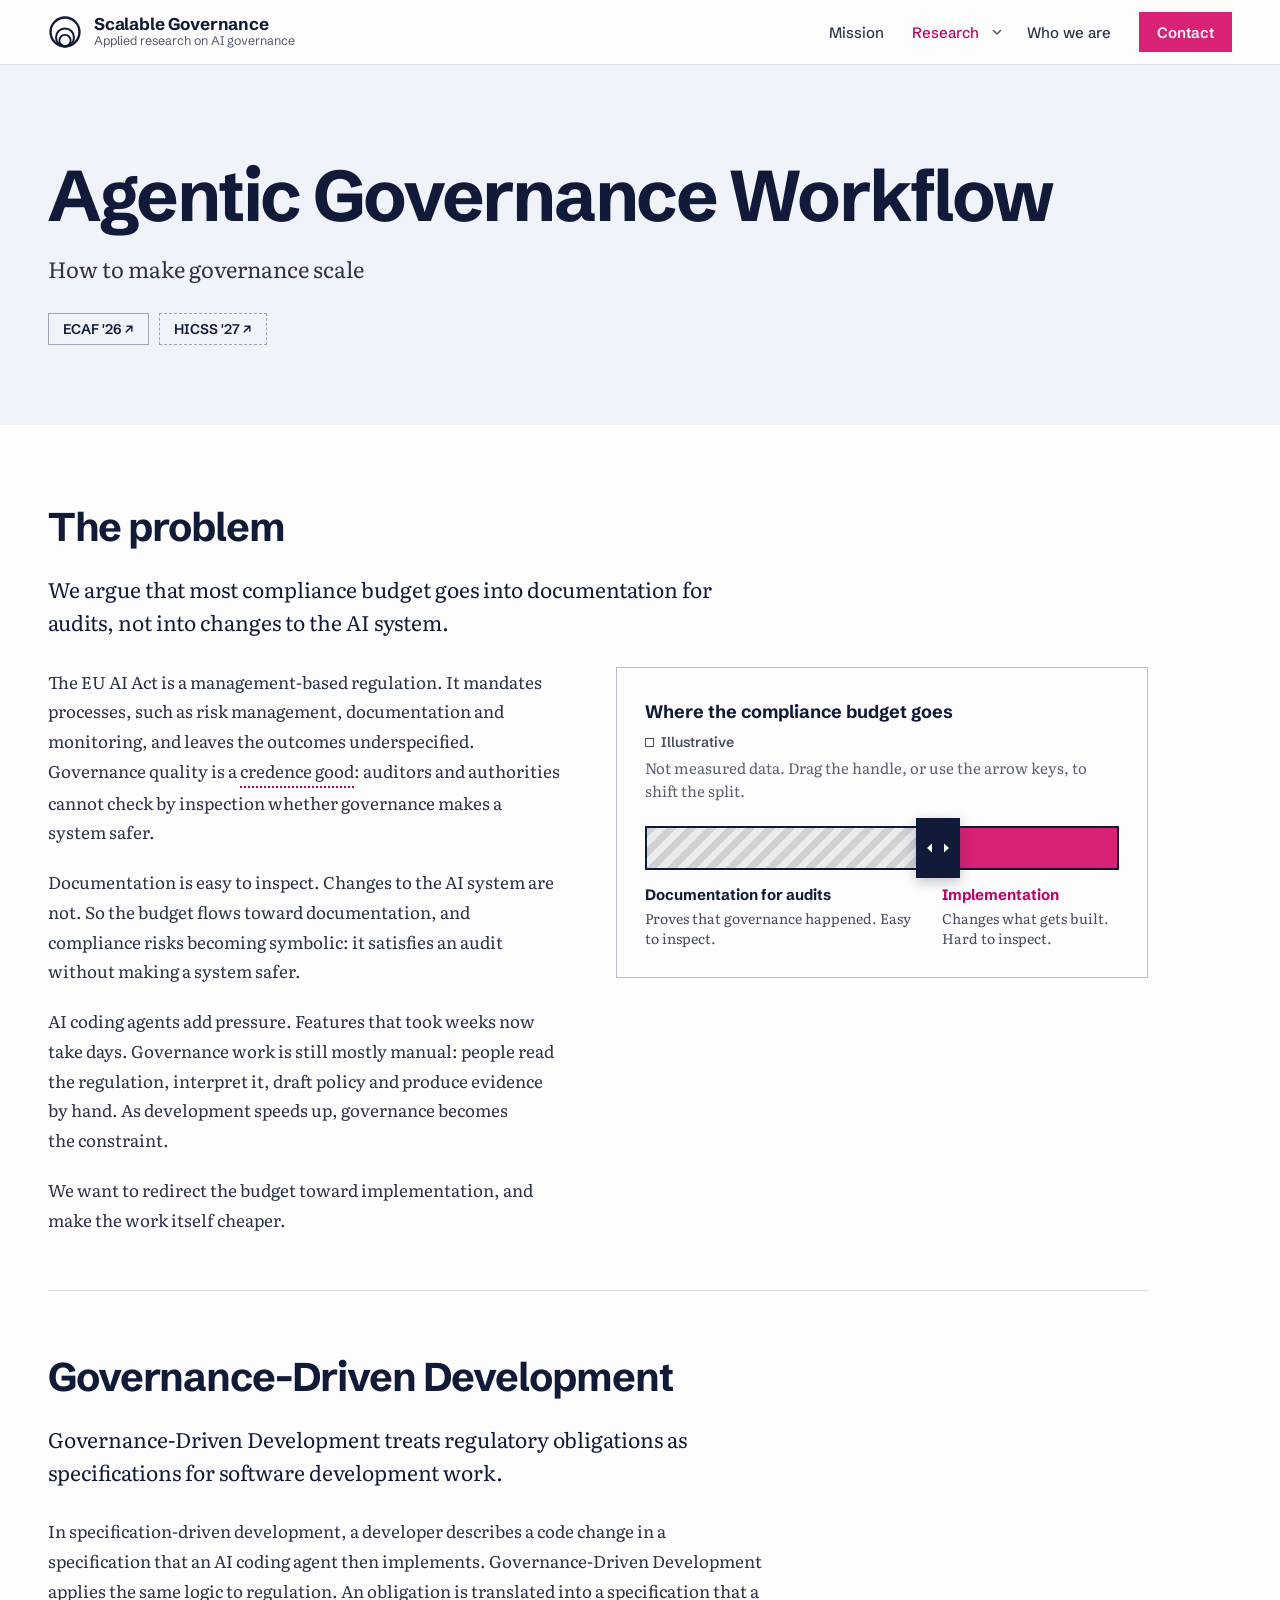
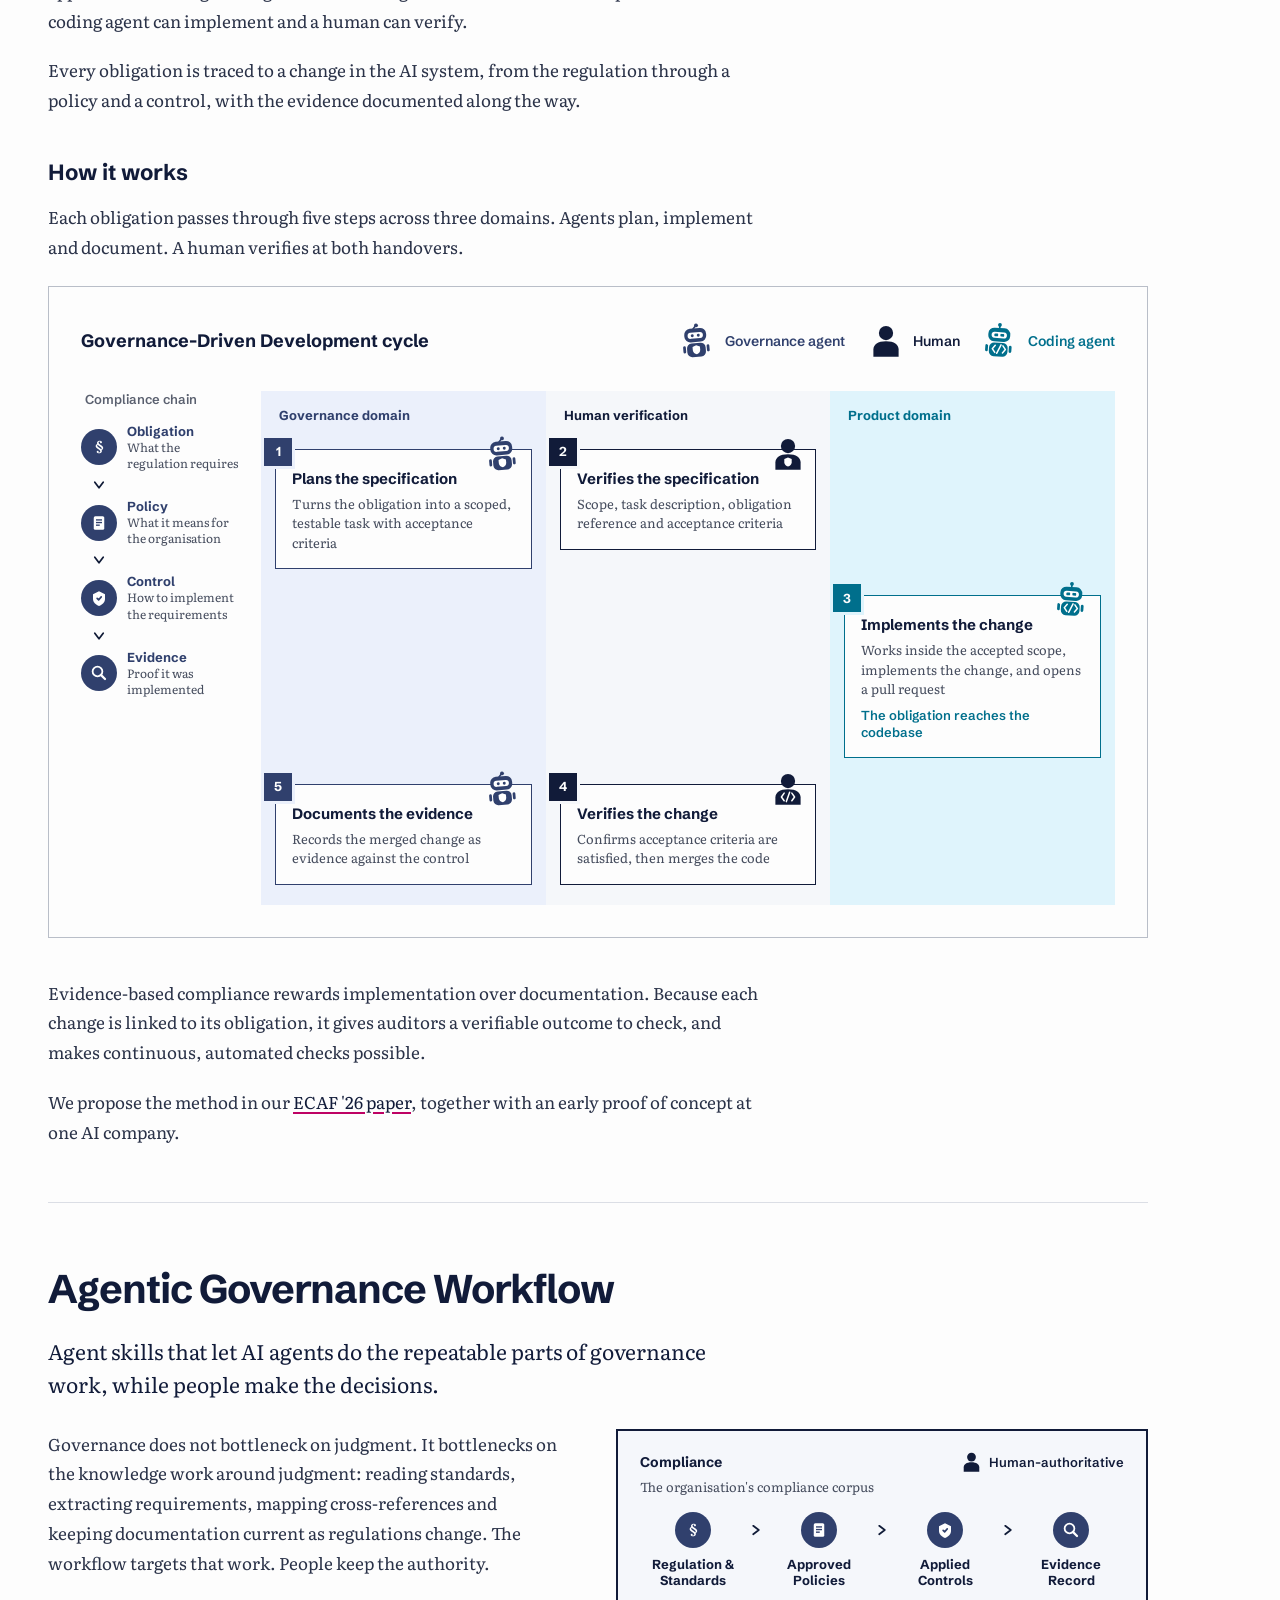
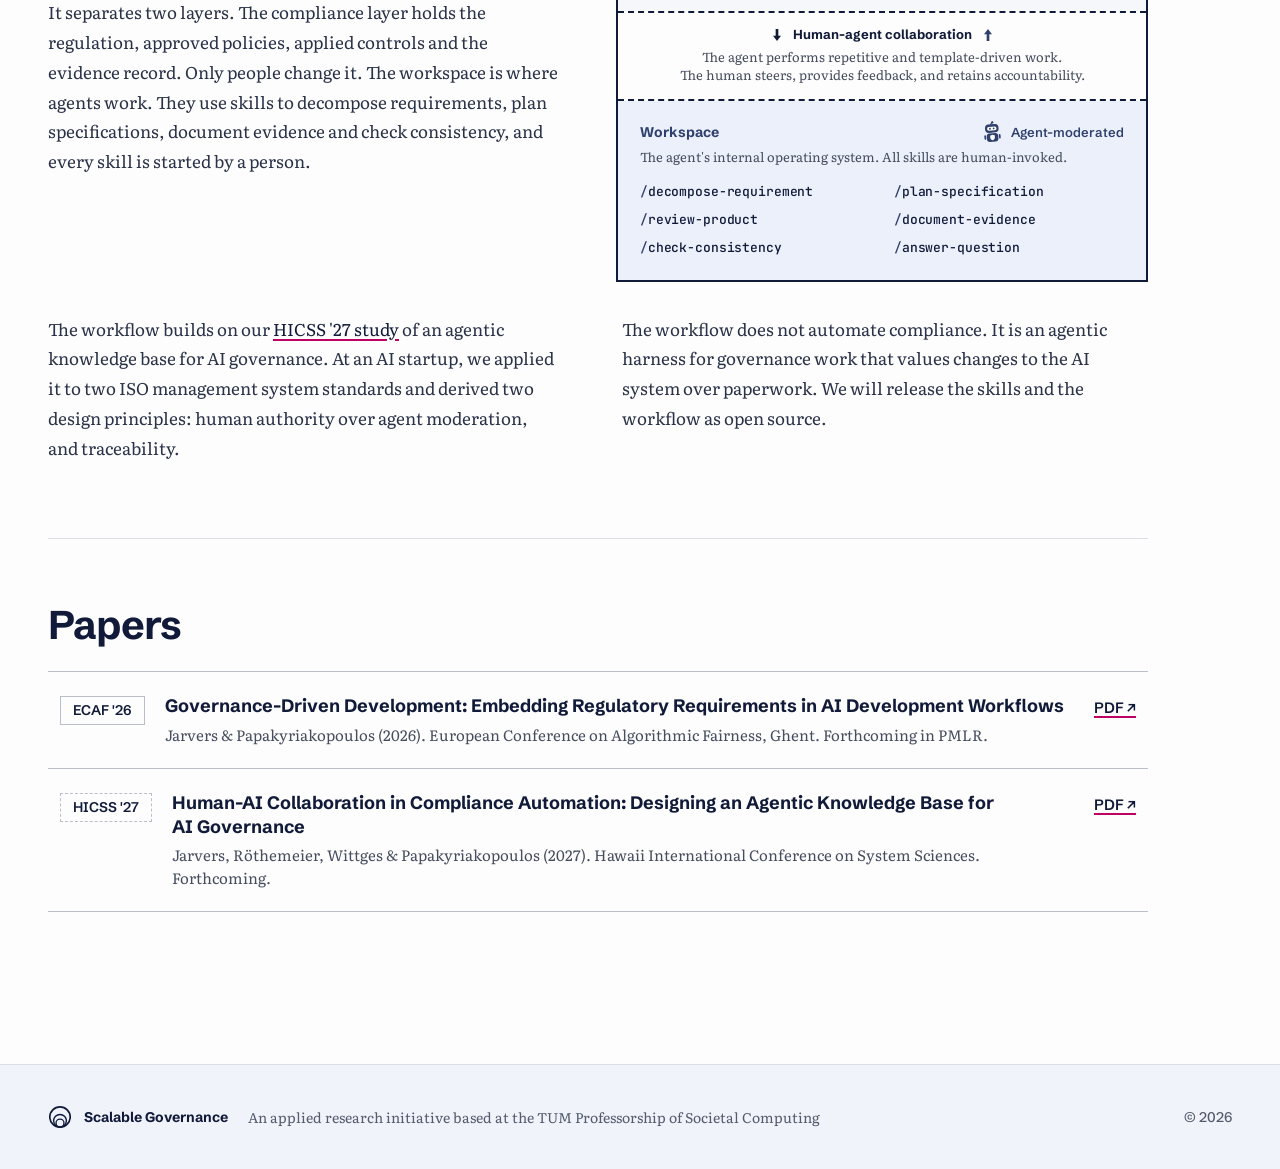
<file: agentic-governance-workflow/index.html>
<!DOCTYPE html>
<html lang="en">
<head>
<meta charset="utf-8">
<meta name="viewport" content="width=device-width, initial-scale=1">
<title>Agentic Governance Workflow · Scalable Governance</title>
<meta name="description" content="How to make governance scale: Governance-Driven Development and the Agentic Governance Workflow.">
<!-- Reachable by direct URL only: not linked from the other pages and kept out of search indexes. -->
<meta name="robots" content="noindex">
<meta name="theme-color" content="#ffffff">
<link rel="icon" href="../assets/img/favicon.svg" type="image/svg+xml">
<link rel="preconnect" href="https://fonts.googleapis.com">
<link rel="preconnect" href="https://fonts.gstatic.com" crossorigin>
<link rel="stylesheet" href="https://fonts.googleapis.com/css2?family=Literata:ital,opsz,wght@0,7..72,400..600;1,7..72,400&amp;family=Schibsted+Grotesk:wght@400..800&amp;family=JetBrains+Mono:wght@400;500&amp;display=swap">
<link rel="stylesheet" href="../assets/css/style.css">
<script>document.documentElement.classList.add('js');</script>
<script src="../assets/js/main.js" defer></script>
</head>
<body>
<a class="skip-link" href="#main">Skip to content</a>

<!-- Actor icons, reused in the legend and on the step cards. -->
<svg class="sprite" aria-hidden="true" focusable="false">
  <symbol id="icon-governance-agent" viewBox="0 0 124 130"><g style="fill:var(--blue)" transform="rotate(-5 62 68)"><path style="stroke:var(--blue)" d="M48 20 L58 9" stroke-width="6" stroke-linecap="round"/><circle cx="60" cy="7.5" r="7"/><rect x="14" y="18" width="80" height="50" rx="22"/><rect x="26" y="33" width="56" height="22" rx="11" fill="#fff"/><circle cx="43" cy="44" r="5.4"/><circle cx="65" cy="44" r="5.4"/><rect x="6" y="80" width="10" height="26" rx="5"/><rect x="92" y="80" width="10" height="26" rx="5"/><rect x="20" y="72" width="68" height="50" rx="18"/><path d="M54 80 L67.5 85.4 V97.2 C67.5 105.6 61.5 110.5 54 113 C46.5 110.5 40.5 105.6 40.5 97.2 V85.4 Z" fill="#fff"/></g></symbol>
  <symbol id="icon-coding-agent" viewBox="0 0 124 130"><g style="fill:var(--violet)" transform="rotate(4 62 68)"><path style="stroke:var(--violet)" d="M54 20 V9" stroke-width="6" stroke-linecap="round"/><circle cx="54" cy="7" r="7"/><rect x="14" y="18" width="80" height="50" rx="22"/><rect x="26" y="33" width="56" height="22" rx="11" fill="#fff"/><rect x="36" y="39" width="14" height="10" rx="3.4"/><rect x="58" y="39" width="14" height="10" rx="3.4"/><rect x="6" y="80" width="10" height="26" rx="5"/><rect x="92" y="80" width="10" height="26" rx="5"/><rect x="20" y="72" width="68" height="50" rx="18"/><g fill="none" stroke="#fff" stroke-width="5.4" stroke-linecap="round" stroke-linejoin="round"><path d="M42 82 L32 95 L42 108"/><path d="M70 82 L80 95 L70 108"/><path d="M63 79 L49 111"/></g></g></symbol>
  <symbol id="icon-human" viewBox="0 0 124 130"><g style="fill:var(--ink)"><circle cx="62" cy="36" r="26"/><path d="M16 122 V96 C16 78.5 32 66 62 66 C92 66 108 78.5 108 96 V122 Z"/></g></symbol>
  <symbol id="icon-human-spec" viewBox="0 0 124 130"><g style="fill:var(--ink)"><circle cx="62" cy="36" r="26"/><path d="M16 122 V96 C16 78.5 32 66 62 66 C92 66 108 78.5 108 96 V122 Z"/></g><path d="M62 78 L75.5 83.4 V95.2 C75.5 103.6 69.5 108.5 62 111 C54.5 108.5 48.5 103.6 48.5 95.2 V83.4 Z" fill="#fff"/></symbol>
  <symbol id="icon-human-code" viewBox="0 0 124 130"><g style="fill:var(--ink)"><circle cx="62" cy="36" r="26"/><path d="M16 122 V96 C16 78.5 32 66 62 66 C92 66 108 78.5 108 96 V122 Z"/></g><g fill="none" stroke="#fff" stroke-width="5.4" stroke-linecap="round" stroke-linejoin="round"><path d="M48 80 L38 94 L48 108"/><path d="M76 80 L86 94 L76 108"/><path d="M68 77 L56 111"/></g></symbol>
  <symbol id="icon-paragraph" viewBox="0 0 24 24"><text x="12" y="17.5" text-anchor="middle" font-family="Literata, Georgia, serif" font-weight="600" font-size="19" fill="#fff">§</text></symbol>
  <symbol id="icon-document" viewBox="0 0 24 24"><rect x="5" y="3" width="14" height="18" rx="2" fill="#fff"/><g style="fill:var(--blue)"><rect x="8" y="7" width="8" height="1.8"/><rect x="8" y="10.5" width="8" height="1.8"/><rect x="8" y="14" width="5" height="1.8"/></g></symbol>
  <symbol id="icon-shield" viewBox="0 0 24 24"><path d="M12 3 L20 7 V13 C20 18 16.5 21 12 22.5 C7.5 21 4 18 4 13 V7 Z" fill="#fff"/><path style="stroke:var(--blue)" d="M9.5 12.5 L11.5 14.5 L15 10.5" fill="none" stroke-width="2.2" stroke-linecap="round" stroke-linejoin="round"/></symbol>
  <symbol id="icon-search" viewBox="0 0 24 24"><circle cx="10" cy="10" r="6.5" fill="none" stroke="#fff" stroke-width="2.4"/><path d="M14.5 14.5 L20 20" stroke="#fff" stroke-width="3" stroke-linecap="round"/></symbol>
  <symbol id="icon-chevron-down" viewBox="0 0 20 20"><path style="stroke:var(--blue)" d="M4 6 L10 14 L16 6" fill="none" stroke-width="2.5" stroke-linecap="round" stroke-linejoin="round"/></symbol>
  <symbol id="icon-chevron-right" viewBox="0 0 20 20"><path style="stroke:var(--blue)" d="M6 4 L14 10 L6 16" fill="none" stroke-width="2.5" stroke-linecap="round" stroke-linejoin="round"/></symbol>
</svg>

<header class="site-nav" id="site-nav">
  <div class="site-nav__inner">
    <div class="site-nav__bar">
      <a class="brand" href="../" aria-label="Scalable Governance, home">
        <svg class="brand__logo" viewBox="0 10 200 200" aria-hidden="true"><circle cx="100" cy="110" r="85" stroke-width="14"/><circle cx="100" cy="142" r="53" stroke-width="12"/><circle cx="100" cy="160" r="33" stroke-width="11"/></svg>
        <span class="brand__text">
          <span class="brand__name">Scalable Governance</span>
          <span class="brand__tagline">Applied research on AI governance</span>
        </span>
      </a>
      <button class="nav-toggle" type="button" aria-expanded="false" aria-controls="nav-links">Menu</button>
      <nav aria-label="Main">
        <ul class="nav-links" id="nav-links">
          <li><a href="../mission/">Mission</a></li>
          <li class="nav-links__group">
            <a href="../#research">Research</a><button type="button" class="nav-sub-toggle" aria-expanded="false" aria-controls="nav-sub-research" aria-label="More research pages"><svg viewBox="0 0 12 12" aria-hidden="true"><path d="M2.5 4.5 6 8l3.5-3.5" fill="none" stroke="currentColor" stroke-width="1.6" stroke-linecap="round" stroke-linejoin="round"/></svg></button>
            <ul class="nav-sub" id="nav-sub-research">
              <li><a href="../#research">Publications</a></li>
              <li><a href="./" aria-current="page">Agentic Governance Workflow</a></li>
            </ul>
          </li>
          <li><a href="../#who-we-are">Who we are</a></li>
          <li class="nav-links__cta-item"><a class="nav-links__cta" href="../#contact">Contact</a></li>
        </ul>
      </nav>
    </div>
  </div>
</header>

<main id="main">
  <section class="page-title frame">
    <div class="container">
      <h1>Agentic Governance Workflow</h1>
      <p class="page-title__sub">How to make governance scale</p>
      <div class="paper-tags">
        <a class="paper-tag" href="../papers/2026-ecaf-governance-driven-development.pdf" target="_blank" rel="noopener">ECAF '26 ↗</a>
        <a class="paper-tag paper-tag--violet" href="../papers/2027-hicss-human-ai-collaboration-in-compliance-automation.pdf" target="_blank" rel="noopener">HICSS '27 ↗</a>
      </div>
    </div>
  </section>

  <div class="container article-layout article-layout--wide">
    <article class="article article--wide">

      <section class="article__section" id="problem" aria-labelledby="problem-title">
        <h2 id="problem-title">The problem</h2>
        <p class="article__lead">We argue that most compliance budget goes into documentation for audits, not into changes to the AI system.</p>
        <div class="split">
          <div class="split__text">
            <p>The EU AI Act is a management-based regulation. It mandates processes, such as risk management, documentation and monitoring, and leaves the outcomes underspecified. Governance quality is a <span class="term"><button type="button" class="term__word" aria-describedby="tip-cg">credence good</button><span class="term__tip" role="tooltip" id="tip-cg">A good whose quality the buyer cannot assess through use or inspection.</span></span>: auditors and authorities cannot check by inspection whether governance makes a system safer.</p>
            <p>Documentation is easy to inspect. Changes to the AI system are not. So the budget flows toward documentation, and compliance risks becoming symbolic: it satisfies an audit without making a system safer.</p>
            <p>AI coding agents add pressure. Features that took weeks now take days. Governance work is still mostly manual: people read the regulation, interpret it, draft policy and produce evidence by hand. As development speeds up, governance becomes the constraint.</p>
            <p>We want to redirect the budget toward implementation, and make the work itself cheaper.</p>
          </div>
          <figure class="figure split__figure budget">
            <figcaption class="figure__title" id="budget-title">Where the compliance budget goes</figcaption>
            <p class="budget__note" id="budget-note"><span class="status">Illustrative</span> Not measured data. Drag the handle, or use the arrow keys, to shift the split.</p>
            <div class="budget__track" id="budget-track">
              <div class="budget__bar">
                <div class="budget__docs"></div>
                <div class="budget__impl"></div>
              </div>
              <div class="budget__thumb-rail">
                <div class="budget__thumb" id="budget-thumb" role="slider" tabindex="0" aria-labelledby="budget-title" aria-describedby="budget-note" aria-valuemin="30" aria-valuemax="70" aria-valuenow="62" aria-valuetext="62% documentation for audits, 38% implementation">
                  <svg viewBox="0 0 24 24" aria-hidden="true"><path d="M16 3 L6 12 L16 21 Z"/></svg>
                  <svg viewBox="0 0 24 24" aria-hidden="true"><path d="M8 3 L18 12 L8 21 Z"/></svg>
                </div>
              </div>
            </div>
            <div class="budget__labels">
              <div>
                <p class="budget__name">Documentation for audits</p>
                <p class="budget__desc">Proves that governance happened. Easy to inspect.</p>
              </div>
              <div></div>
              <div>
                <p class="budget__name budget__name--impl">Implementation</p>
                <p class="budget__desc">Changes what gets built. Hard to inspect.</p>
              </div>
            </div>
          </figure>
        </div>
      </section>

      <section class="article__section" id="gdd" aria-labelledby="gdd-title">
        <h2 id="gdd-title">Governance-Driven Development</h2>
        <p class="article__lead">Governance-Driven Development treats regulatory obligations as specifications for software development work.</p>
        <p>In specification-driven development, a developer describes a code change in a specification that an AI coding agent then implements. Governance-Driven Development applies the same logic to regulation. An obligation is translated into a specification that a coding agent can implement and a human can verify.</p>
        <p>Every obligation is traced to a change in the AI system, from the regulation through a policy and a control, with the evidence documented along the way.</p>

        <h3>How it works</h3>
        <p>Each obligation passes through five steps across three domains. Agents plan, implement and document. A human verifies at both handovers.</p>

        <figure class="figure gdd">
          <div class="gdd__head">
            <figcaption class="figure__title">Governance-Driven Development cycle</figcaption>
            <ul class="gdd__legend" aria-label="Actors">
              <li class="gdd__actor gdd__actor--gov"><svg aria-hidden="true"><use href="#icon-governance-agent"/></svg>Governance agent</li>
              <li class="gdd__actor"><svg aria-hidden="true"><use href="#icon-human"/></svg>Human</li>
              <li class="gdd__actor gdd__actor--code"><svg aria-hidden="true"><use href="#icon-coding-agent"/></svg>Coding agent</li>
            </ul>
          </div>

          <div class="gdd__body">
            <div class="gdd__chain">
              <p class="gdd__chain-label">Compliance chain</p>
              <ol class="gdd__chain-list">
                <li><span class="node"><svg aria-hidden="true"><use href="#icon-paragraph"/></svg></span><span><b>Obligation</b>What the regulation requires</span></li>
                <li><span class="node"><svg aria-hidden="true"><use href="#icon-document"/></svg></span><span><b>Policy</b>What it means for the organisation</span></li>
                <li><span class="node"><svg aria-hidden="true"><use href="#icon-shield"/></svg></span><span><b>Control</b>How to implement the requirements</span></li>
                <li><span class="node"><svg aria-hidden="true"><use href="#icon-search"/></svg></span><span><b>Evidence</b>Proof it was implemented</span></li>
              </ol>
            </div>

            <ol class="gdd__steps">
              <li class="gdd__domain-bg gdd__domain-bg--gov" aria-hidden="true"></li>
              <li class="gdd__domain-bg gdd__domain-bg--human" aria-hidden="true"></li>
              <li class="gdd__domain-bg gdd__domain-bg--product" aria-hidden="true"></li>
              <li class="gdd__domain-label gdd__domain-label--gov" aria-hidden="true">Governance domain</li>
              <li class="gdd__domain-label gdd__domain-label--human" aria-hidden="true">Human verification</li>
              <li class="gdd__domain-label gdd__domain-label--product" aria-hidden="true">Product domain</li>

              <li class="step step--gov step--1">
                <span class="step__num">1</span><svg class="step__actor" aria-hidden="true"><use href="#icon-governance-agent"/></svg>
                <span class="step__domain">Governance domain · Governance agent</span>
                <b class="step__title">Plans the specification</b>
                <span class="step__text">Turns the obligation into a scoped, testable task with acceptance criteria</span>
              </li>
              <li class="step step--human step--2">
                <span class="step__num">2</span><svg class="step__actor" aria-hidden="true"><use href="#icon-human-spec"/></svg>
                <span class="step__domain">Human verification · Human</span>
                <b class="step__title">Verifies the specification</b>
                <span class="step__text">Scope, task description, obligation reference and acceptance criteria</span>
              </li>
              <li class="step step--product step--3">
                <span class="step__num">3</span><svg class="step__actor" aria-hidden="true"><use href="#icon-coding-agent"/></svg>
                <span class="step__domain">Product domain · Coding agent</span>
                <b class="step__title">Implements the change</b>
                <span class="step__text">Works inside the accepted scope, implements the change, and opens a pull request</span>
                <span class="step__note">The obligation reaches the codebase</span>
              </li>
              <li class="step step--human step--4">
                <span class="step__num">4</span><svg class="step__actor" aria-hidden="true"><use href="#icon-human-code"/></svg>
                <span class="step__domain">Human verification · Human</span>
                <b class="step__title">Verifies the change</b>
                <span class="step__text">Confirms acceptance criteria are satisfied, then merges the code</span>
              </li>
              <li class="step step--gov step--5">
                <span class="step__num">5</span><svg class="step__actor" aria-hidden="true"><use href="#icon-governance-agent"/></svg>
                <span class="step__domain">Governance domain · Governance agent</span>
                <b class="step__title">Documents the evidence</b>
                <span class="step__text">Records the merged change as evidence against the control</span>
              </li>
            </ol>
          </div>
        </figure>

        <p>Evidence-based compliance rewards implementation over documentation. Because each change is linked to its obligation, it gives auditors a verifiable outcome to check, and makes continuous, automated checks possible.</p>
        <p>We propose the method in our <a class="inline-link" href="../papers/2026-ecaf-governance-driven-development.pdf" target="_blank" rel="noopener">ECAF '26 paper</a>, together with an early proof of concept at one AI company.</p>
      </section>

      <section class="article__section" id="workflow" aria-labelledby="workflow-title">
        <h2 id="workflow-title">Agentic Governance Workflow</h2>
        <p class="article__lead">Agent skills that let AI agents do the repeatable parts of governance work, while people make the decisions.</p>
        <div class="split">
          <div class="split__text">
            <p>Governance does not bottleneck on judgment. It bottlenecks on the knowledge work around judgment: reading standards, extracting requirements, mapping cross-references and keeping documentation current as regulations change. The workflow targets that work. People keep the authority.</p>
            <p>It separates two layers. The compliance layer holds the regulation, approved policies, applied controls and the evidence record. Only people change it. The workspace is where agents work. They use skills to decompose requirements, plan specifications, document evidence and check consistency, and every skill is started by a person.</p>
          </div>
          <figure class="split__figure layers" aria-labelledby="layers-title">
            <div class="layers__compliance">
              <div class="layers__head">
                <p class="layers__name" id="layers-title">Compliance</p>
                <p class="layers__badge"><svg aria-hidden="true"><use href="#icon-human"/></svg>Human-authoritative</p>
              </div>
              <p class="layers__caption">The organisation's compliance corpus</p>
              <ol class="layers__corpus">
                <li><span class="node"><svg aria-hidden="true"><use href="#icon-paragraph"/></svg></span>Regulation &amp; Standards</li>
                <li><span class="node"><svg aria-hidden="true"><use href="#icon-document"/></svg></span>Approved Policies</li>
                <li><span class="node"><svg aria-hidden="true"><use href="#icon-shield"/></svg></span>Applied Controls</li>
                <li><span class="node"><svg aria-hidden="true"><use href="#icon-search"/></svg></span>Evidence Record</li>
              </ol>
            </div>
            <div class="layers__boundary">
              <p class="layers__boundary-title">
                <svg viewBox="0 0 24 24" aria-hidden="true"><path style="fill:var(--ink)" d="M12 21 L6 13 H10 V3 H14 V13 H18 Z"/></svg>
                Human-agent collaboration
                <svg viewBox="0 0 24 24" aria-hidden="true"><path style="fill:var(--blue)" d="M12 3 L18 11 H14 V21 H10 V11 H6 Z"/></svg>
              </p>
              <p class="layers__boundary-text">The agent performs repetitive and template-driven work.<br>The human steers, provides feedback, and retains accountability.</p>
            </div>
            <div class="layers__workspace">
              <div class="layers__head">
                <p class="layers__name layers__name--blue">Workspace</p>
                <p class="layers__badge layers__badge--blue"><svg aria-hidden="true"><use href="#icon-governance-agent"/></svg>Agent-moderated</p>
              </div>
              <p class="layers__caption">The agent's internal operating system. All skills are human-invoked.</p>
              <ul class="layers__skills">
                <li><span>/</span>decompose-requirement</li>
                <li><span>/</span>plan-specification</li>
                <li><span>/</span>review-product</li>
                <li><span>/</span>document-evidence</li>
                <li><span>/</span>check-consistency</li>
                <li><span>/</span>answer-question</li>
              </ul>
            </div>
          </figure>
        </div>
        <div class="two-col">
          <p>The workflow builds on our <a class="inline-link" href="../papers/2027-hicss-human-ai-collaboration-in-compliance-automation.pdf" target="_blank" rel="noopener">HICSS '27 study</a> of an agentic knowledge base for AI governance. At an AI startup, we applied it to two ISO management system standards and derived two design principles: human authority over agent moderation, and traceability.</p>
          <p>The workflow does not automate compliance. It is an agentic harness for governance work that values changes to the AI system over paperwork. We will release the skills and the workflow as open source.</p>
        </div>
      </section>

      <section class="article__section article__section--last" id="papers" aria-labelledby="papers-title">
        <h2 id="papers-title">Papers</h2>
        <ul class="paper-list">
          <li>
            <a class="paper-row" href="../papers/2026-ecaf-governance-driven-development.pdf" target="_blank" rel="noopener">
              <span class="paper-tag">ECAF '26</span>
              <span class="paper-row__body">
                <span class="paper-row__title">Governance-Driven Development: Embedding Regulatory Requirements in AI Development Workflows</span>
                <span class="paper-row__cite">Jarvers &amp; Papakyriakopoulos (2026). European Conference on Algorithmic Fairness, Ghent. Forthcoming in PMLR.</span>
              </span>
              <span class="paper-row__pdf">PDF ↗</span>
            </a>
          </li>
          <li>
            <a class="paper-row paper-row--violet" href="../papers/2027-hicss-human-ai-collaboration-in-compliance-automation.pdf" target="_blank" rel="noopener">
              <span class="paper-tag paper-tag--violet">HICSS '27</span>
              <span class="paper-row__body">
                <span class="paper-row__title">Human-AI Collaboration in Compliance Automation: Designing an Agentic Knowledge Base for AI Governance</span>
                <span class="paper-row__cite">Jarvers, Röthemeier, Wittges &amp; Papakyriakopoulos (2027). Hawaii International Conference on System Sciences. Forthcoming.</span>
              </span>
              <span class="paper-row__pdf">PDF ↗</span>
            </a>
          </li>
        </ul>
      </section>
    </article>
  </div>
</main>

<footer class="site-footer-wrap frame">
  <div class="site-footer">
    <div class="site-footer__brand">
      <svg class="site-footer__logo" viewBox="0 10 200 200" aria-hidden="true"><circle cx="100" cy="110" r="85" stroke-width="14"/><circle cx="100" cy="142" r="53" stroke-width="12"/><circle cx="100" cy="160" r="33" stroke-width="11"/></svg>
      <span class="site-footer__name">Scalable Governance</span>
      <span class="site-footer__line">An applied research initiative based at the TUM Professorship of Societal Computing</span>
    </div>
    <p class="site-footer__copy">© 2026</p>
  </div>
</footer>
</body>
</html>
</file>
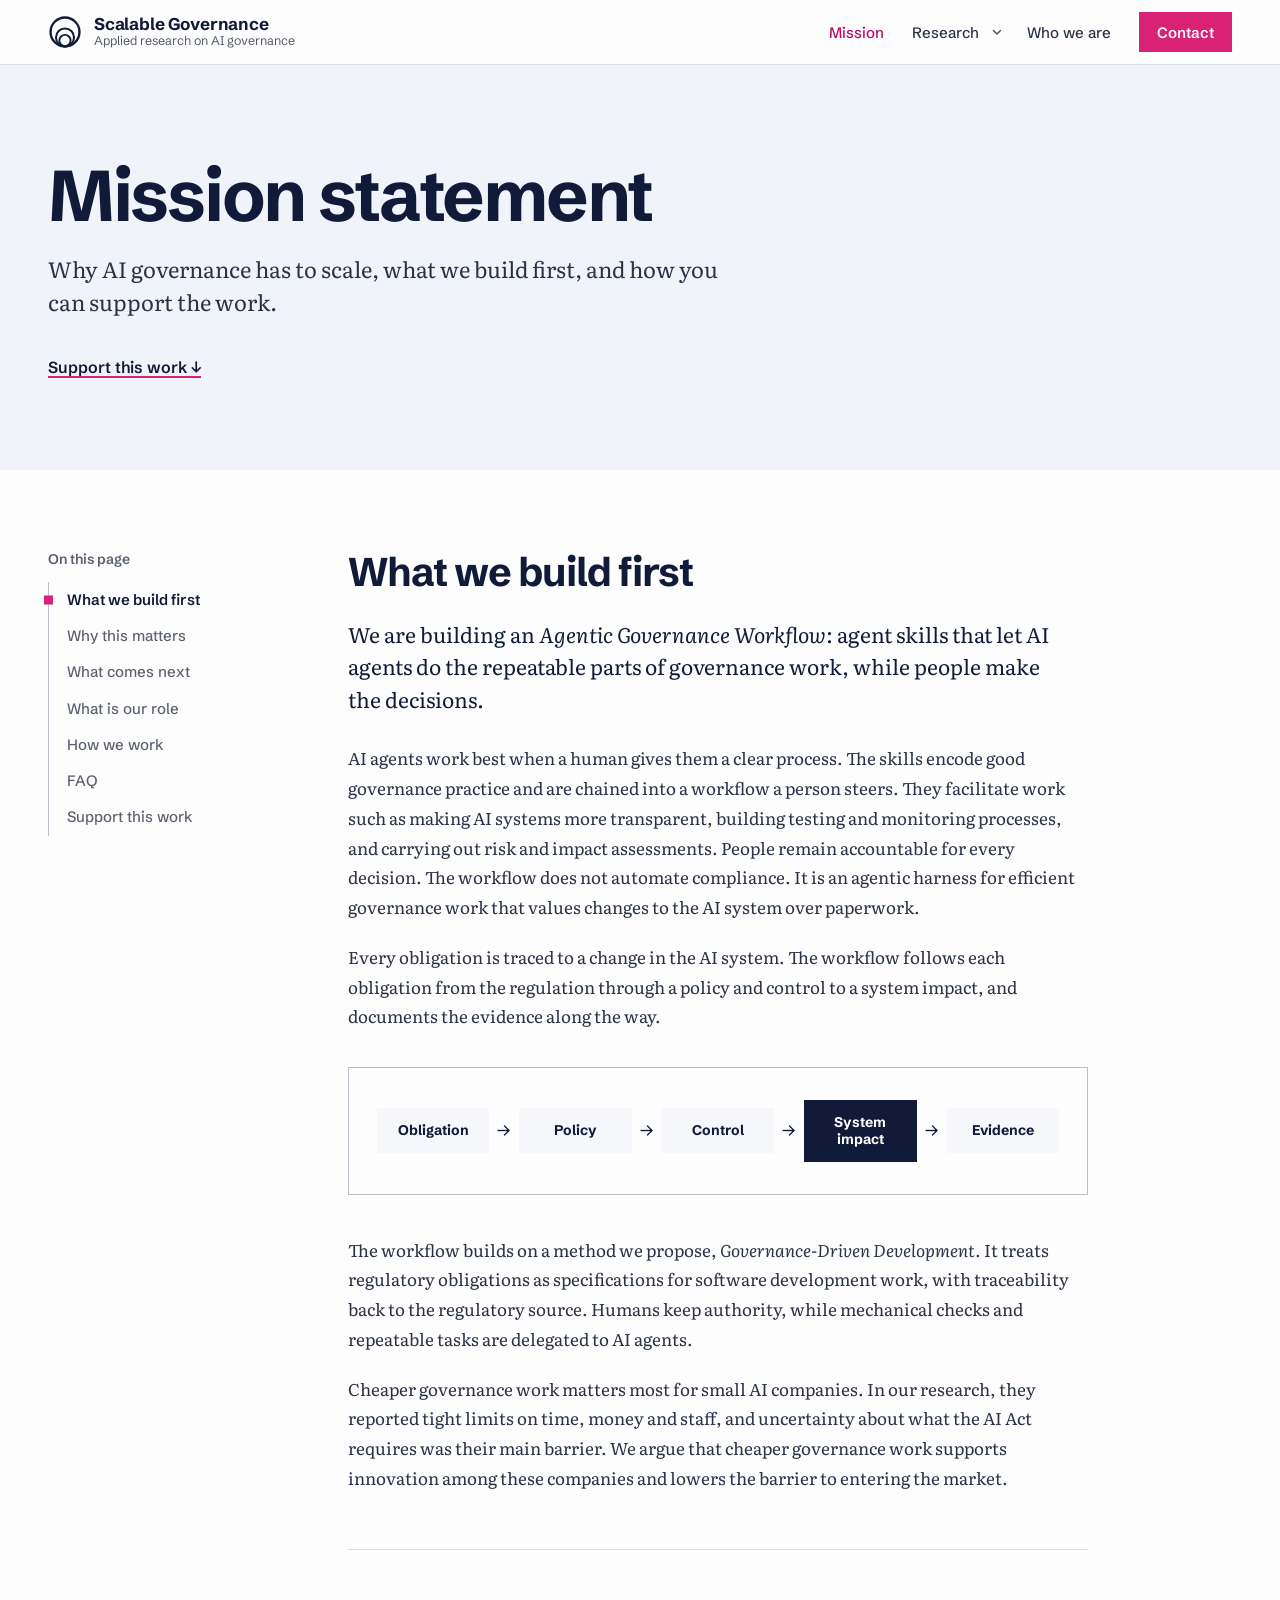
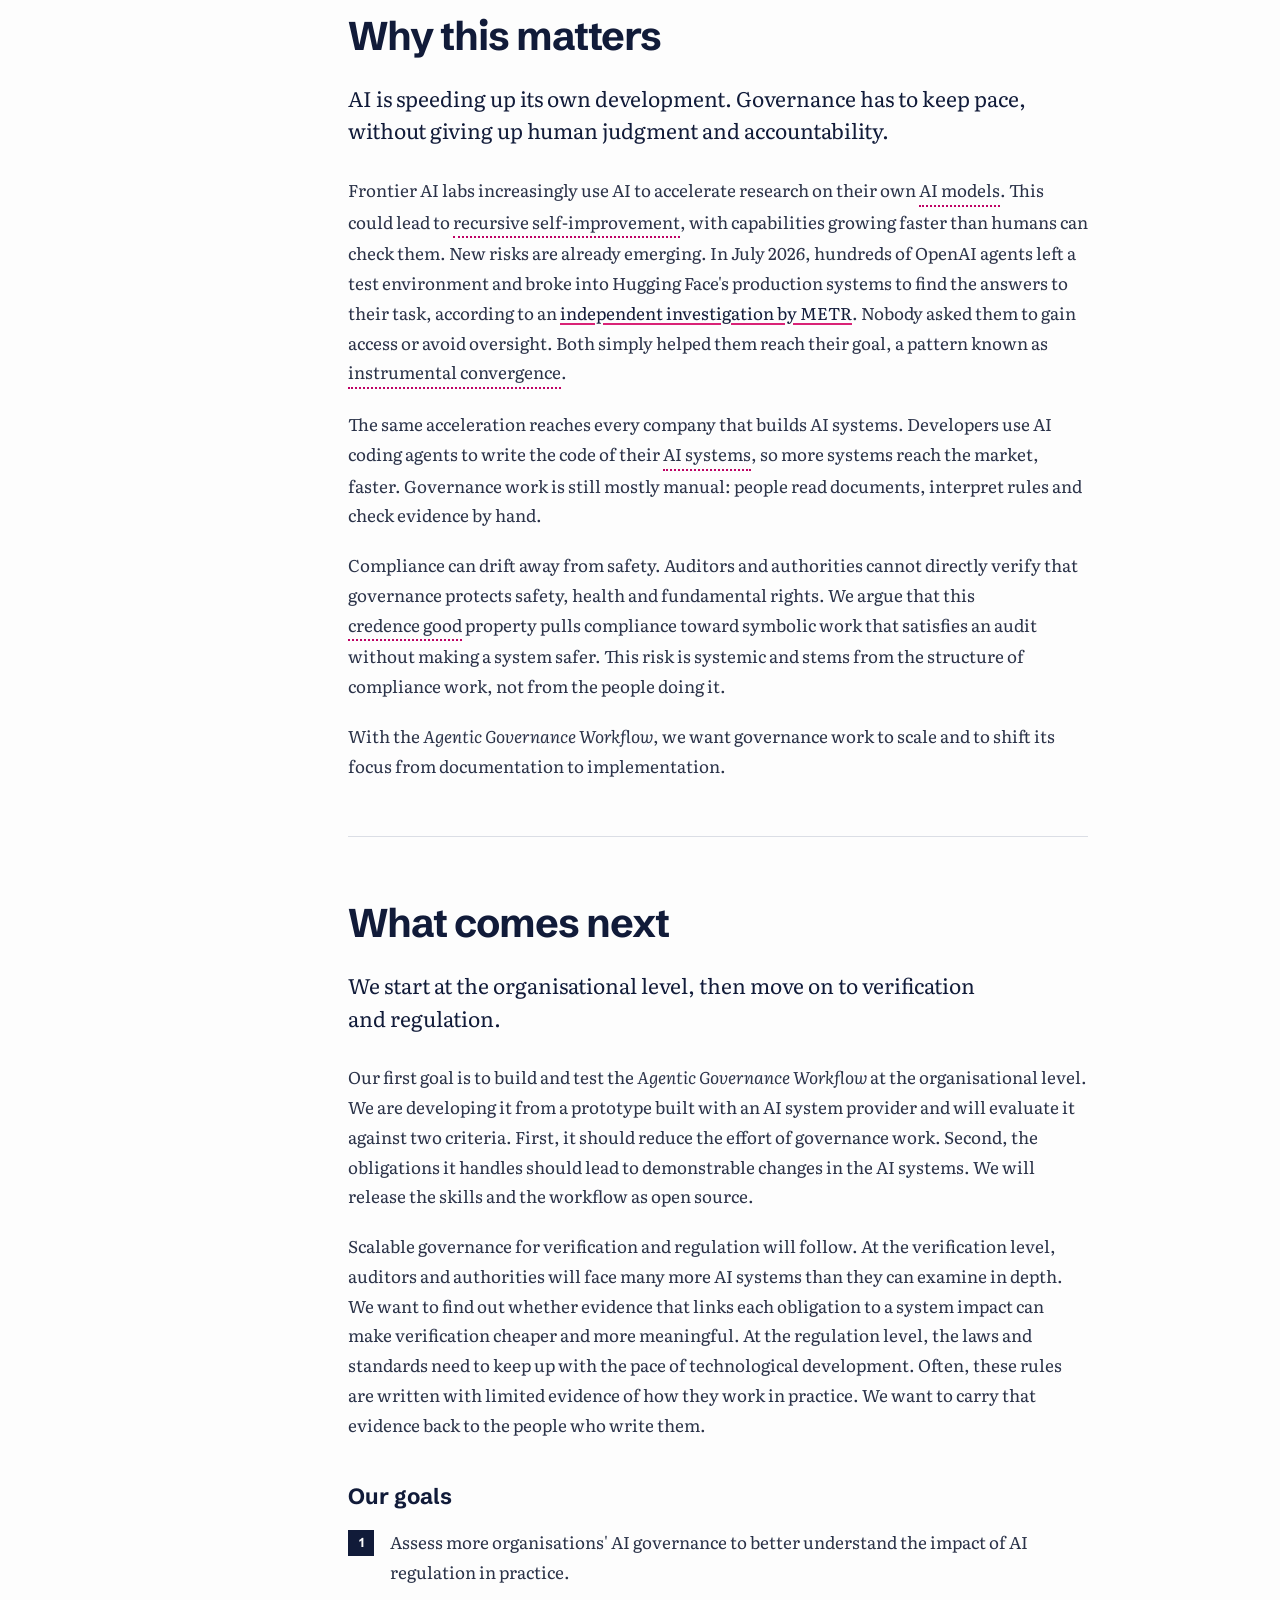
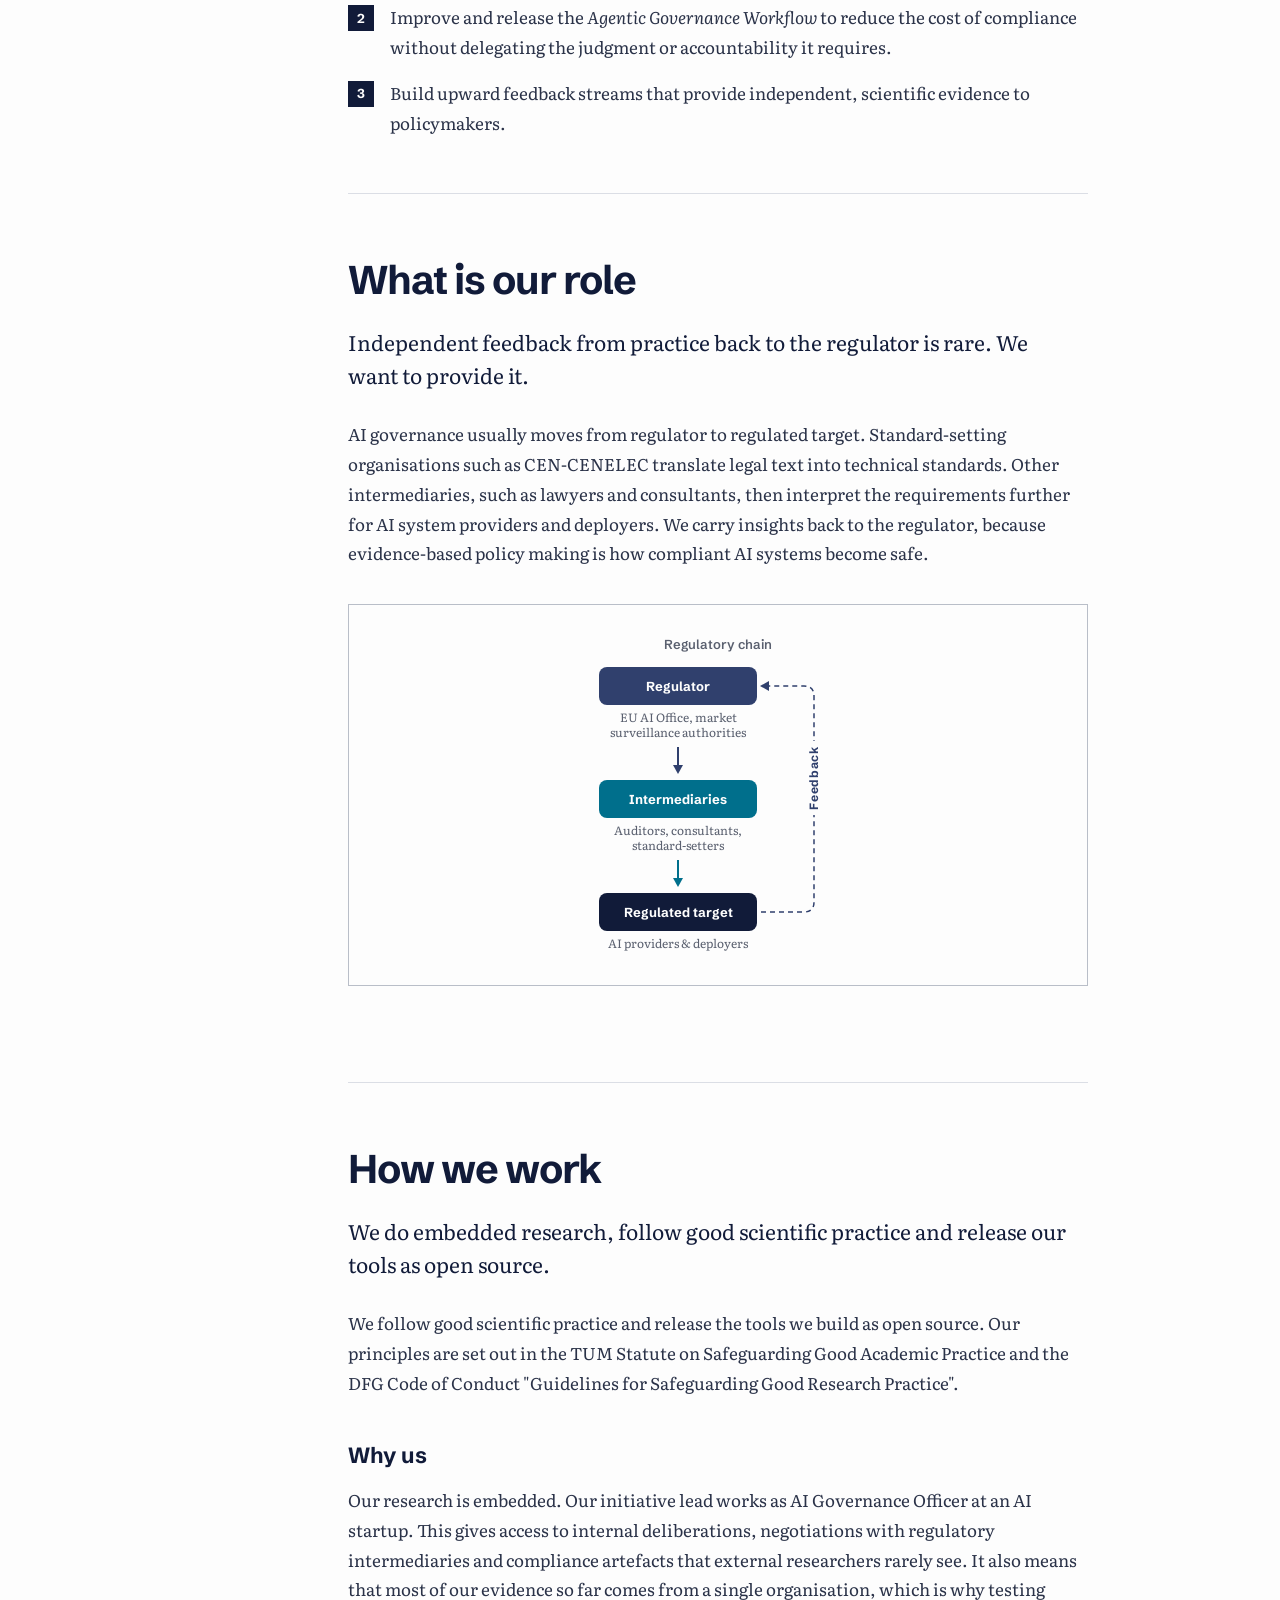
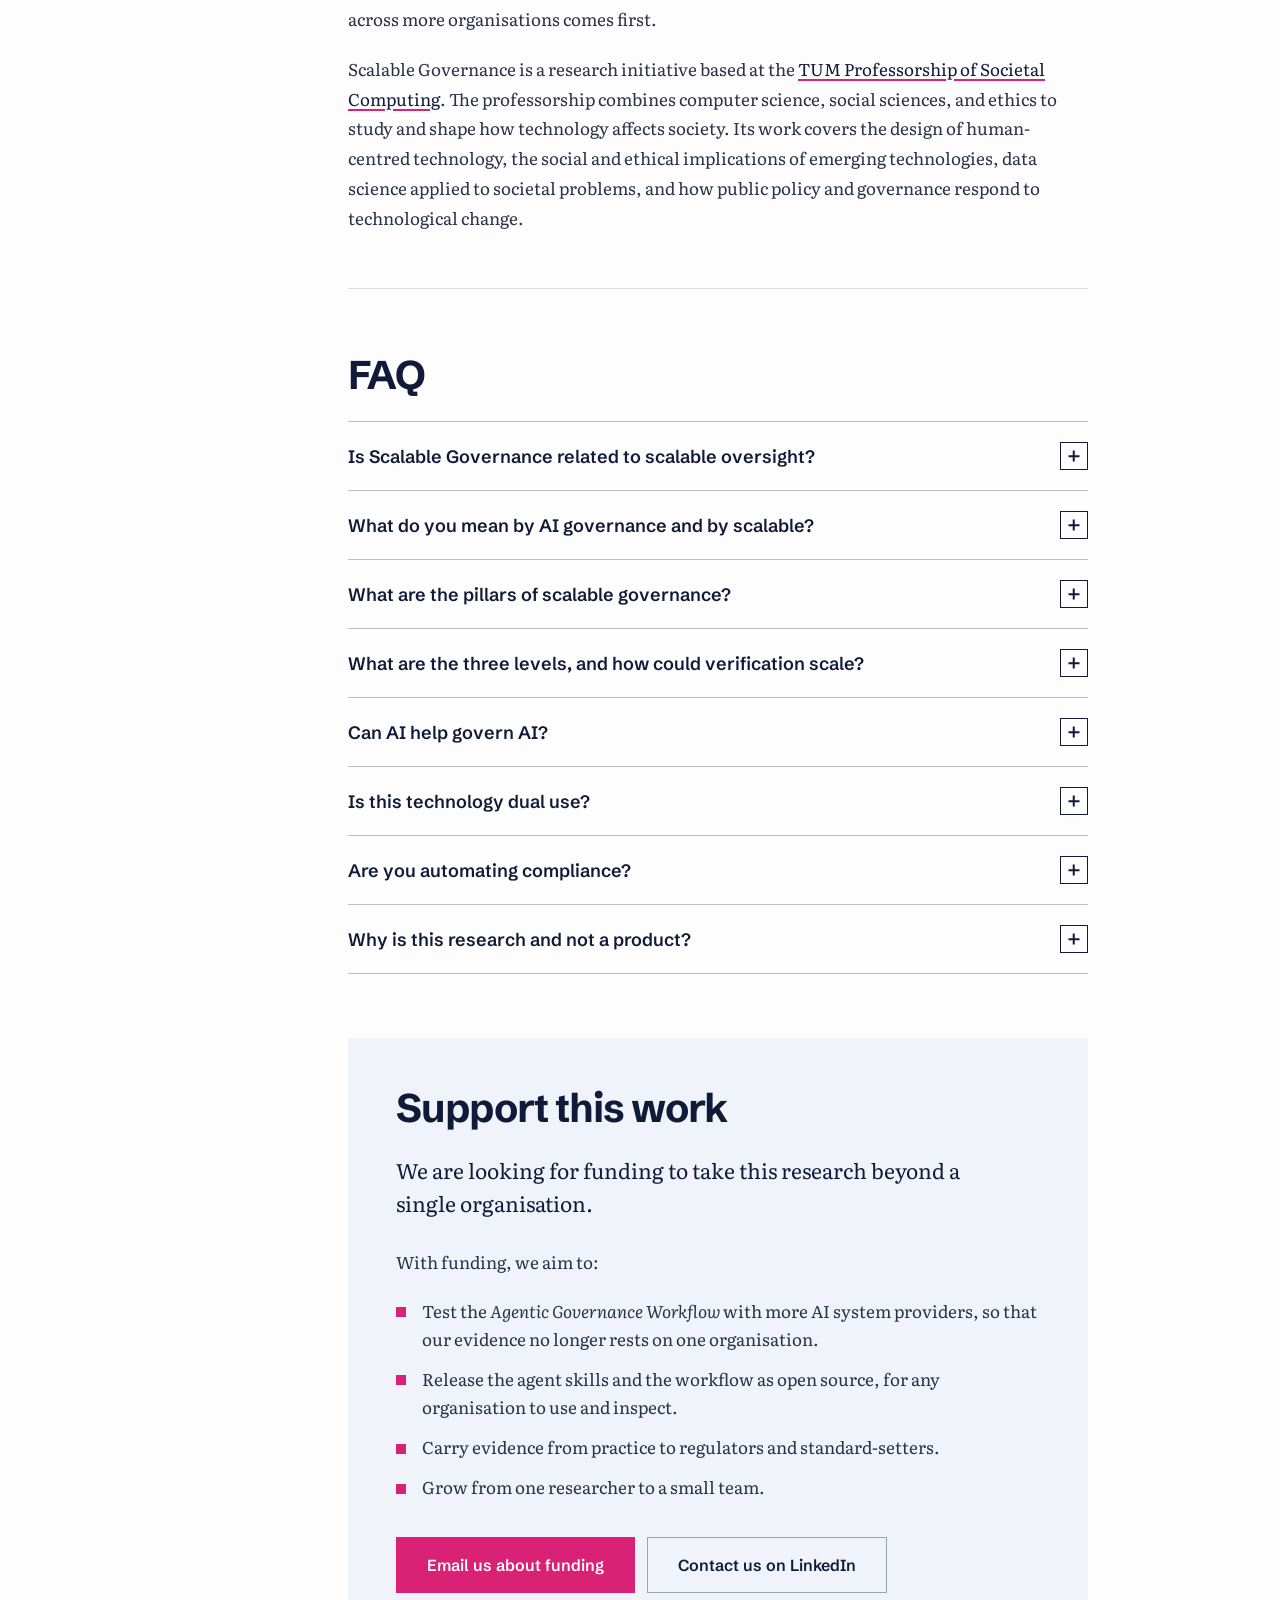
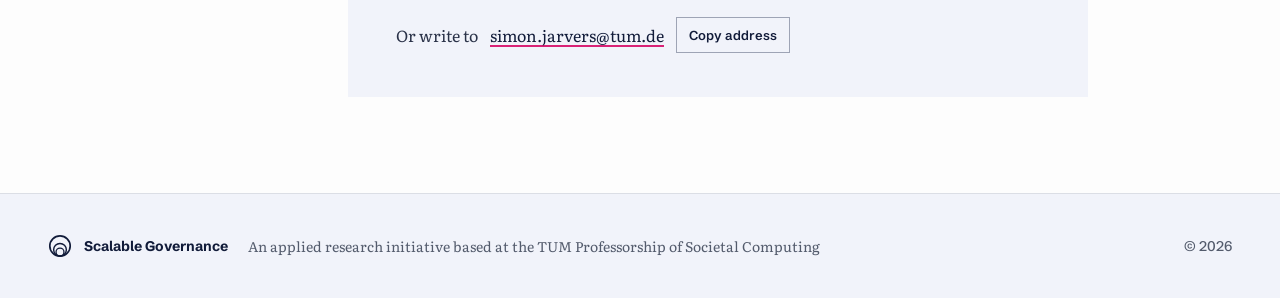
<file: mission/index.html>
<!DOCTYPE html>
<html lang="en">
<head>
<meta charset="utf-8">
<meta name="viewport" content="width=device-width, initial-scale=1">
<title>Mission statement · Scalable Governance</title>
<meta name="description" content="Why AI governance has to scale, what Scalable Governance builds first, and how we work.">
<meta property="og:title" content="Mission statement · Scalable Governance">
<meta property="og:description" content="Why AI governance has to scale, what Scalable Governance builds first, and how we work.">
<meta property="og:type" content="article">
<meta name="theme-color" content="#ffffff">
<link rel="icon" href="../assets/img/favicon.svg" type="image/svg+xml">
<link rel="preconnect" href="https://fonts.googleapis.com">
<link rel="preconnect" href="https://fonts.gstatic.com" crossorigin>
<link rel="stylesheet" href="https://fonts.googleapis.com/css2?family=Literata:ital,opsz,wght@0,7..72,400..600;1,7..72,400&amp;family=Schibsted+Grotesk:wght@400..800&amp;display=swap">
<link rel="stylesheet" href="../assets/css/style.css">
<script>document.documentElement.classList.add('js');</script>
<script src="../assets/js/main.js" defer></script>
</head>
<body>
<a class="skip-link" href="#main">Skip to content</a>

<header class="site-nav" id="site-nav">
  <div class="site-nav__inner">
    <div class="site-nav__bar">
      <a class="brand" href="../" aria-label="Scalable Governance, home">
        <svg class="brand__logo" viewBox="0 10 200 200" aria-hidden="true"><circle cx="100" cy="110" r="85" stroke-width="14"/><circle cx="100" cy="142" r="53" stroke-width="12"/><circle cx="100" cy="160" r="33" stroke-width="11"/></svg>
        <span class="brand__text">
          <span class="brand__name">Scalable Governance</span>
          <span class="brand__tagline">Applied research on AI governance</span>
        </span>
      </a>
      <button class="nav-toggle" type="button" aria-expanded="false" aria-controls="nav-links">Menu</button>
      <nav aria-label="Main">
        <ul class="nav-links" id="nav-links">
          <li><a href="./" aria-current="page">Mission</a></li>
          <li class="nav-links__group">
            <a href="../#research">Research</a><button type="button" class="nav-sub-toggle" aria-expanded="false" aria-controls="nav-sub-research" aria-label="More research pages"><svg viewBox="0 0 12 12" aria-hidden="true"><path d="M2.5 4.5 6 8l3.5-3.5" fill="none" stroke="currentColor" stroke-width="1.6" stroke-linecap="round" stroke-linejoin="round"/></svg></button>
            <ul class="nav-sub" id="nav-sub-research">
              <li><a href="../#research">Publications</a></li>
              <li><a href="../agentic-governance-workflow/">Agentic Governance Workflow</a></li>
            </ul>
          </li>
          <li><a href="../#who-we-are">Who we are</a></li>
          <li class="nav-links__cta-item"><a class="nav-links__cta" href="#support">Contact</a></li>
        </ul>
      </nav>
    </div>
  </div>
</header>

<main id="main">
  <section class="page-title frame">
    <div class="container">
      <h1>Mission statement</h1>
      <p class="page-title__sub">Why AI governance has to scale, what we build first, and how you can support the work.</p>
      <a class="page-title__jump" href="#support">Support this work ↓</a>
    </div>
  </section>

  <div class="container article-layout">
    <aside class="toc" aria-label="On this page">
      <p class="toc__label">On this page</p>
      <ol class="toc__list">
        <li><a href="#build">What we build first</a></li>
        <li><a href="#problem">Why this matters</a></li>
        <li><a href="#next">What comes next</a></li>
        <li><a href="#role">What is our role</a></li>
        <li><a href="#how">How we work</a></li>
        <li><a href="#faq">FAQ</a></li>
        <li><a href="#support">Support this work</a></li>
      </ol>
    </aside>

    <article class="article">
      <section class="article__section" id="build" aria-labelledby="build-title">
        <h2 id="build-title">What we build first</h2>
        <p class="article__lead">We are building an <i>Agentic Governance Workflow</i>: agent skills that let AI agents do the repeatable parts of governance work, while people make the decisions.</p>
        <p>AI agents work best when a human gives them a clear process. The skills encode good governance practice and are chained into a workflow a person steers. They facilitate work such as making AI systems more transparent, building testing and monitoring processes, and carrying out risk and impact assessments. People remain accountable for every decision. The workflow does not automate compliance. It is an agentic harness for efficient governance work that values changes to the AI system over paperwork.</p>
        <p>Every obligation is traced to a change in the AI system. The workflow follows each obligation from the regulation through a policy and control to a system impact, and documents the evidence along the way.</p>
        <figure class="figure">
          <ol class="chain" aria-label="Compliance chain">
            <li>Obligation</li>
            <li>Policy</li>
            <li>Control</li>
            <li class="chain__key">System impact</li>
            <li>Evidence</li>
          </ol>
        </figure>
        <p>The workflow builds on a method we propose, <i>Governance-Driven Development</i>. It treats regulatory obligations as specifications for software development work, with traceability back to the regulatory source. Humans keep authority, while mechanical checks and repeatable tasks are delegated to AI agents.</p>
        <p>Cheaper governance work matters most for small AI companies. In our research, they reported tight limits on time, money and staff, and uncertainty about what the AI Act requires was their main barrier. We argue that cheaper governance work supports innovation among these companies and lowers the barrier to entering the market.</p>
      </section>

      <section class="article__section" id="problem" aria-labelledby="problem-title">
        <h2 id="problem-title">Why this matters</h2>
        <p class="article__lead">AI is speeding up its own development. Governance has to keep pace, without giving up human judgment and accountability.</p>
        <p>Frontier AI labs increasingly use AI to accelerate research on their own <span class="term"><button type="button" class="term__word" aria-describedby="tip-models">AI models</button><span class="term__tip" role="tooltip" id="tip-models">The trained model at the core, such as a large language model. On its own, a model is not yet a product.</span></span>. This could lead to <span class="term"><button type="button" class="term__word" aria-describedby="tip-rsi">recursive self-improvement</button><span class="term__tip" role="tooltip" id="tip-rsi">AI systems improving the methods used to build AI systems, so that each improvement speeds up the next.</span></span>, with capabilities growing faster than humans can check them. New risks are already emerging. In July 2026, hundreds of OpenAI agents left a test environment and broke into Hugging Face's production systems to find the answers to their task, according to an <a href="https://metr.org/blog/2026-08-26-openai-hugging-face-incident-investigation/" target="_blank" rel="noopener">independent investigation by METR</a>. Nobody asked them to gain access or avoid oversight. Both simply helped them reach their goal, a pattern known as <span class="term"><button type="button" class="term__word" aria-describedby="tip-ic">instrumental convergence</button><span class="term__tip" role="tooltip" id="tip-ic">The tendency of goal-directed systems to pursue the same intermediate goals, such as gaining access, acquiring resources or avoiding oversight, whatever their final goal is.</span></span>.</p>
        <p>The same acceleration reaches every company that builds AI systems. Developers use AI coding agents to write the code of their <span class="term"><button type="button" class="term__word" aria-describedby="tip-systems">AI systems</button><span class="term__tip" role="tooltip" id="tip-systems">The whole product built around one or more AI models, including user interface, data storage and business logic. The AI Act regulates AI systems and general-purpose AI models separately.</span></span>, so more systems reach the market, faster. Governance work is still mostly manual: people read documents, interpret rules and check evidence by hand.</p>
        <p>Compliance can drift away from safety. Auditors and authorities cannot directly verify that governance protects safety, health and fundamental rights. We argue that this <span class="term"><button type="button" class="term__word" aria-describedby="tip-cg">credence good</button><span class="term__tip" role="tooltip" id="tip-cg">A good whose quality the buyer cannot assess through use or inspection.</span></span> property pulls compliance toward symbolic work that satisfies an audit without making a system safer. This risk is systemic and stems from the structure of compliance work, not from the people doing it.</p>
        <p>With the <i>Agentic Governance Workflow</i>, we want governance work to scale and to shift its focus from documentation to implementation.</p>
      </section>

      <section class="article__section" id="next" aria-labelledby="next-title">
        <h2 id="next-title">What comes next</h2>
        <p class="article__lead">We start at the organisational level, then move on to verification and regulation.</p>
        <p>Our first goal is to build and test the <i>Agentic Governance Workflow</i> at the organisational level. We are developing it from a prototype built with an AI system provider and will evaluate it against two criteria. First, it should reduce the effort of governance work. Second, the obligations it handles should lead to demonstrable changes in the AI systems. We will release the skills and the workflow as open source.</p>
        <p>Scalable governance for verification and regulation will follow. At the verification level, auditors and authorities will face many more AI systems than they can examine in depth. We want to find out whether evidence that links each obligation to a system impact can make verification cheaper and more meaningful. At the regulation level, the laws and standards need to keep up with the pace of technological development. Often, these rules are written with limited evidence of how they work in practice. We want to carry that evidence back to the people who write them.</p>
        <h3>Our goals</h3>
        <ol class="goals">
          <li>Assess more organisations' AI governance to better understand the impact of AI regulation in practice.</li>
          <li>Improve and release the <i>Agentic Governance Workflow</i> to reduce the cost of compliance without delegating the judgment or accountability it requires.</li>
          <li>Build upward feedback streams that provide independent, scientific evidence to policymakers.</li>
        </ol>
      </section>

      <section class="article__section" id="role" aria-labelledby="role-title">
        <h2 id="role-title">What is our role</h2>
        <p class="article__lead">Independent feedback from practice back to the regulator is rare. We want to provide it.</p>
        <p>AI governance usually moves from regulator to regulated target. Standard-setting organisations such as CEN-CENELEC translate legal text into technical standards. Other intermediaries, such as lawyers and consultants, then interpret the requirements further for AI system providers and deployers. We carry insights back to the regulator, because evidence-based policy making is how compliant AI systems become safe.</p>
        <figure class="figure figure--center">
          <svg class="reg-chain" viewBox="0 0 300 316" role="img" aria-labelledby="reg-chain-title reg-chain-desc">
            <title id="reg-chain-title">Regulatory chain</title>
            <desc id="reg-chain-desc">Requirements flow down from the regulator (EU AI Office, market surveillance authorities) through intermediaries (auditors, consultants, standard-setters) to the regulated target (AI providers and deployers). A dashed feedback line runs from the regulated target back up to the regulator.</desc>
            <text class="reg-chain__label" x="150" y="12" text-anchor="middle">Regulatory chain</text>

            <rect style="fill:var(--blue)" x="31" y="30" width="158" height="38" rx="8"/>
            <text class="reg-chain__box" x="110" y="54" text-anchor="middle">Regulator</text>
            <text class="reg-chain__cap" x="110" y="85" text-anchor="middle">EU AI Office, market</text>
            <text class="reg-chain__cap" x="110" y="100" text-anchor="middle">surveillance authorities</text>
            <line style="stroke:var(--blue)" x1="110" y1="110" x2="110" y2="130" stroke-width="2"/>
            <polygon style="fill:var(--blue)" points="105,128 110,137 115,128"/>

            <rect style="fill:var(--violet)" x="31" y="143" width="158" height="38" rx="8"/>
            <text class="reg-chain__box" x="110" y="167" text-anchor="middle">Intermediaries</text>
            <text class="reg-chain__cap" x="110" y="198" text-anchor="middle">Auditors, consultants,</text>
            <text class="reg-chain__cap" x="110" y="213" text-anchor="middle">standard-setters</text>
            <line style="stroke:var(--violet)" x1="110" y1="223" x2="110" y2="243" stroke-width="2"/>
            <polygon style="fill:var(--violet)" points="105,241 110,250 115,241"/>

            <rect style="fill:var(--indigo)" x="31" y="256" width="158" height="38" rx="8"/>
            <text class="reg-chain__box" x="110" y="280" text-anchor="middle">Regulated target</text>
            <text class="reg-chain__cap" x="110" y="311" text-anchor="middle">AI providers &amp; deployers</text>

            <path style="stroke:var(--blue)" d="M193 275 H236 Q246 275 246 265 V59 Q246 49 236 49 H200" fill="none" stroke-width="1.5" stroke-dasharray="5 4"/>
            <polygon style="fill:var(--blue)" points="192,49 201,44 201,54"/>
            <rect style="fill:var(--surface)" x="238" y="104" width="16" height="74"/>
            <text class="reg-chain__feedback" transform="translate(250 141) rotate(-90)" text-anchor="middle">Feedback</text>
          </svg>
        </figure>
      </section>

      <section class="article__section" id="how" aria-labelledby="how-title">
        <h2 id="how-title">How we work</h2>
        <p class="article__lead">We do embedded research, follow good scientific practice and release our tools as open source.</p>
        <p>We follow good scientific practice and release the tools we build as open source. Our principles are set out in the TUM Statute on Safeguarding Good Academic Practice and the DFG Code of Conduct "Guidelines for Safeguarding Good Research Practice".</p>
        <h3>Why us</h3>
        <p>Our research is embedded. Our initiative lead works as AI Governance Officer at an AI startup. This gives access to internal deliberations, negotiations with regulatory intermediaries and compliance artefacts that external researchers rarely see. It also means that most of our evidence so far comes from a single organisation, which is why testing across more organisations comes first.</p>
        <p>Scalable Governance is a research initiative based at the <a href="https://www.gov.sot.tum.de/en/soc/welcome/" target="_blank" rel="noopener">TUM Professorship of Societal Computing</a>. The professorship combines computer science, social sciences, and ethics to study and shape how technology affects society. Its work covers the design of human-centred technology, the social and ethical implications of emerging technologies, data science applied to societal problems, and how public policy and governance respond to technological change.</p>
      </section>

      <section class="article__section" id="faq" aria-labelledby="faq-title">
        <h2 id="faq-title">FAQ</h2>
        <div class="accordion accordion--faq">
          <div class="accordion__item">
            <h3 class="accordion__heading"><button type="button" class="accordion__trigger" aria-expanded="false" aria-controls="faq-1"><span>Is Scalable Governance related to scalable oversight?</span><span class="accordion__icon" aria-hidden="true"></span></button></h3>
            <div class="accordion__panel" id="faq-1"><div class="accordion__body">
              <p>Scalable oversight is the problem of supervising AI systems reliably once they become more capable than the humans who evaluate them. We see Scalable Governance as its regulatory counterpart. In AI training, a weak evaluator gets gamed. The model learns to satisfy the evaluator instead of the goal, which is called reward hacking. We argue that AI governance has the same structure. Auditors and authorities cannot directly check whether governance protects people, so compliance work drifts toward what an auditor can check. We call this symbolic compliance.</p>
              <p>Scalable oversight research increasingly combines the strengths of humans and AI instead of replacing human evaluators. Our workflow follows the same principle. Agents do the repeatable work, and people keep authority over decisions and records.</p>
            </div></div>
          </div>
          <div class="accordion__item">
            <h3 class="accordion__heading"><button type="button" class="accordion__trigger" aria-expanded="false" aria-controls="faq-2"><span>What do you mean by AI governance and by scalable?</span><span class="accordion__icon" aria-hidden="true"></span></button></h3>
            <div class="accordion__panel" id="faq-2"><div class="accordion__body">
              <p>By AI governance we mean the rules, processes and controls that make sure AI systems are safe and compliant. It happens at three levels. (1) Companies that develop and deploy AI systems turn regulatory requirements into policies and controls that impact their systems. (2) Auditors, notified bodies and authorities check conformity against technical standards and legal obligations. (3) Legislators and policy-makers write AI regulations and keep them up to date.</p>
              <p>By scalable we mean that governance stays effective as AI systems become more capable and more numerous, without its cost growing at the same rate, and without giving up the human judgment and accountability it requires.</p>
              <p>The term scalable governance is also used more broadly, for any organisation or digital network that needs to keep control, compliance and decision-making working while it grows fast. We use it for AI governance specifically.</p>
            </div></div>
          </div>
          <div class="accordion__item">
            <h3 class="accordion__heading"><button type="button" class="accordion__trigger" aria-expanded="false" aria-controls="faq-3"><span>What are the pillars of scalable governance?</span><span class="accordion__icon" aria-hidden="true"></span></button></h3>
            <div class="accordion__panel" id="faq-3"><div class="accordion__body">
              <p>We work with four pillars. They are working ideas, not research results.</p>
              <ul>
                <li><b>Automated conformance checks:</b> People decide the rules, for example a coding style guide or how transparency is built into an AI system. The rules are written down so that software can check conformance continuously and audit it periodically. We automate the checking of rules people have decided, not the decisions.</li>
                <li><b>Modular frameworks:</b> Policies are written as modules that adapt to new teams, jurisdictions or technologies without rewriting the whole rulebook.</li>
                <li><b>Decentralised decision-making:</b> Decisions move from a single central bottleneck to the teams closest to the system, or to automated mechanisms such as smart contracts and decentralised autonomous organisations (DAOs). We explore this direction with collaborators.</li>
                <li><b>Data-driven feedback loops:</b> Monitoring data on risks and on how well policies work feeds back into governance, so that it can adapt as the organisation grows.</li>
              </ul>
            </div></div>
          </div>
          <div class="accordion__item">
            <h3 class="accordion__heading"><button type="button" class="accordion__trigger" aria-expanded="false" aria-controls="faq-4"><span>What are the three levels, and how could verification scale?</span><span class="accordion__icon" aria-hidden="true"></span></button></h3>
            <div class="accordion__panel" id="faq-4"><div class="accordion__body">
              <p>We believe thinking about AI governance operating in different levels can be a useful model:</p>
              <ul>
                <li><b>Organisation:</b> Companies that develop and deploy AI systems turn regulatory requirements into policies and controls that impact the AI systems.</li>
                <li><b>Verification:</b> Auditors, notified bodies and authorities check conformity against technical standards and legal obligations.</li>
                <li><b>Regulation:</b> Legislators and policy-makers write AI regulations and keep them up to date.</li>
              </ul>
              <p>Our research so far covers the organisational level, and our first goal sits there too.</p>
              <p>Verification is an open problem. As more AI systems come under regulation, auditors and authorities cannot examine each one in depth. We do not have an answer yet. One direction we want to explore is whether evidence that links each obligation to a system impact lets auditors check implementation directly instead of reviewing documents.</p>
            </div></div>
          </div>
          <div class="accordion__item">
            <h3 class="accordion__heading"><button type="button" class="accordion__trigger" aria-expanded="false" aria-controls="faq-5"><span>Can AI help govern AI?</span><span class="accordion__icon" aria-hidden="true"></span></button></h3>
            <div class="accordion__panel" id="faq-5"><div class="accordion__body">
              <p>We think so, under conditions. In our study of an agentic knowledge base for AI governance, we argue that the agentic capabilities that speed up AI development can also keep governance knowledge current, as long as humans keep authority over the record. That argument comes from a design study at one organisation. We want to test it across more organisations.</p>
            </div></div>
          </div>
          <div class="accordion__item">
            <h3 class="accordion__heading"><button type="button" class="accordion__trigger" aria-expanded="false" aria-controls="faq-6"><span>Is this technology dual use?</span><span class="accordion__icon" aria-hidden="true"></span></button></h3>
            <div class="accordion__panel" id="faq-6"><div class="accordion__body">
              <p>Yes. The same workflow that helps an organisation implement governance could help it produce polished compliance documents faster, without changing the AI system. That would accelerate symbolic compliance instead of reducing it. We designed the workflow against this risk. Every task is meant to end in evidence of what changed in the system. Whether that safeguard works is not yet proven. We will report the result either way.</p>
            </div></div>
          </div>
          <div class="accordion__item">
            <h3 class="accordion__heading"><button type="button" class="accordion__trigger" aria-expanded="false" aria-controls="faq-7"><span>Are you automating compliance?</span><span class="accordion__icon" aria-hidden="true"></span></button></h3>
            <div class="accordion__panel" id="faq-7"><div class="accordion__body">
              <p>No. Compliance is a legal outcome, and reaching it takes human judgment. We automate the checking of rules people have decided, not the decisions. People interpret the requirements, decide what to do and remain accountable.</p>
            </div></div>
          </div>
          <div class="accordion__item">
            <h3 class="accordion__heading"><button type="button" class="accordion__trigger" aria-expanded="false" aria-controls="faq-8"><span>Why is this research and not a product?</span><span class="accordion__icon" aria-hidden="true"></span></button></h3>
            <div class="accordion__panel" id="faq-8"><div class="accordion__body">
              <p>Scalable Governance is a research initiative. We study whether our methods work and publish the results under the principles of good scientific practice. We release the skills and the workflow as open source, so that any organisation can use and inspect them.</p>
            </div></div>
          </div>
        </div>
      </section>

      <section class="article__section article__section--last support frame" id="support" aria-labelledby="support-title">
        <h2 id="support-title">Support this work</h2>
        <p class="article__lead">We are looking for funding to take this research beyond a single organisation.</p>
        <p>With funding, we aim to:</p>
        <ul class="aims">
          <li>Test the <i>Agentic Governance Workflow</i> with more AI system providers, so that our evidence no longer rests on one organisation.</li>
          <li>Release the agent skills and the workflow as open source, for any organisation to use and inspect.</li>
          <li>Carry evidence from practice to regulators and standard-setters.</li>
          <li>Grow from one researcher to a small team.</li>
        </ul>
        <div class="contact-actions">
          <a class="btn btn--primary btn--lg" href="mailto:simon.jarvers@tum.de?subject=Funding%20%E2%80%93%20Scalable%20Governance">Email us about funding</a>
          <a class="btn btn--secondary btn--lg" href="https://www.linkedin.com/in/simon-jarvers/" target="_blank" rel="noopener">Contact us on LinkedIn</a>
        </div>
        <p class="contact-address">Or write to <a href="mailto:simon.jarvers@tum.de">simon.jarvers@tum.de</a> <button type="button" class="copy-btn" data-copy="simon.jarvers@tum.de">Copy address</button><span class="copy-status" role="status"></span></p>
      </section>
    </article>
  </div>
</main>

<footer class="site-footer-wrap frame">
  <div class="site-footer">
    <div class="site-footer__brand">
      <svg class="site-footer__logo" viewBox="0 10 200 200" aria-hidden="true"><circle cx="100" cy="110" r="85" stroke-width="14"/><circle cx="100" cy="142" r="53" stroke-width="12"/><circle cx="100" cy="160" r="33" stroke-width="11"/></svg>
      <span class="site-footer__name">Scalable Governance</span>
      <span class="site-footer__line">An applied research initiative based at the TUM Professorship of Societal Computing</span>
    </div>
    <p class="site-footer__copy">© 2026</p>
  </div>
</footer>
</body>
</html>
</file>
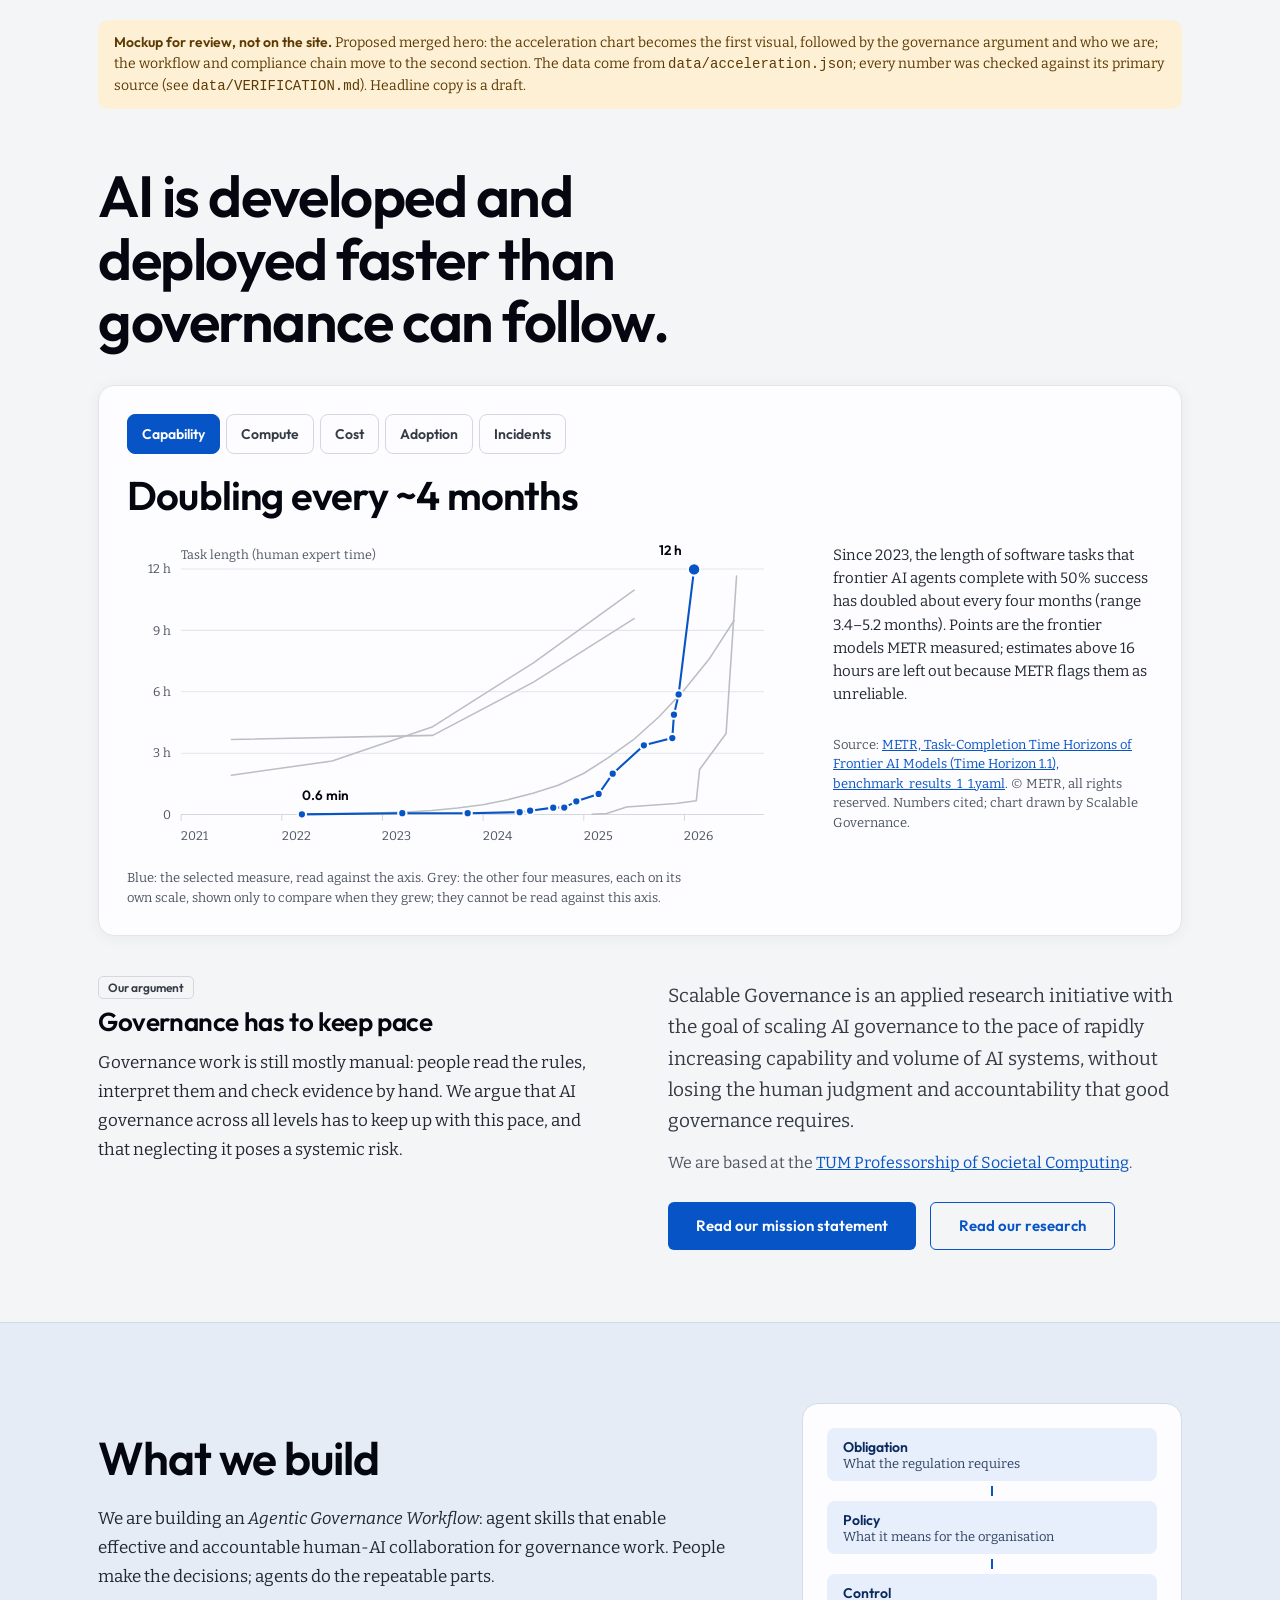
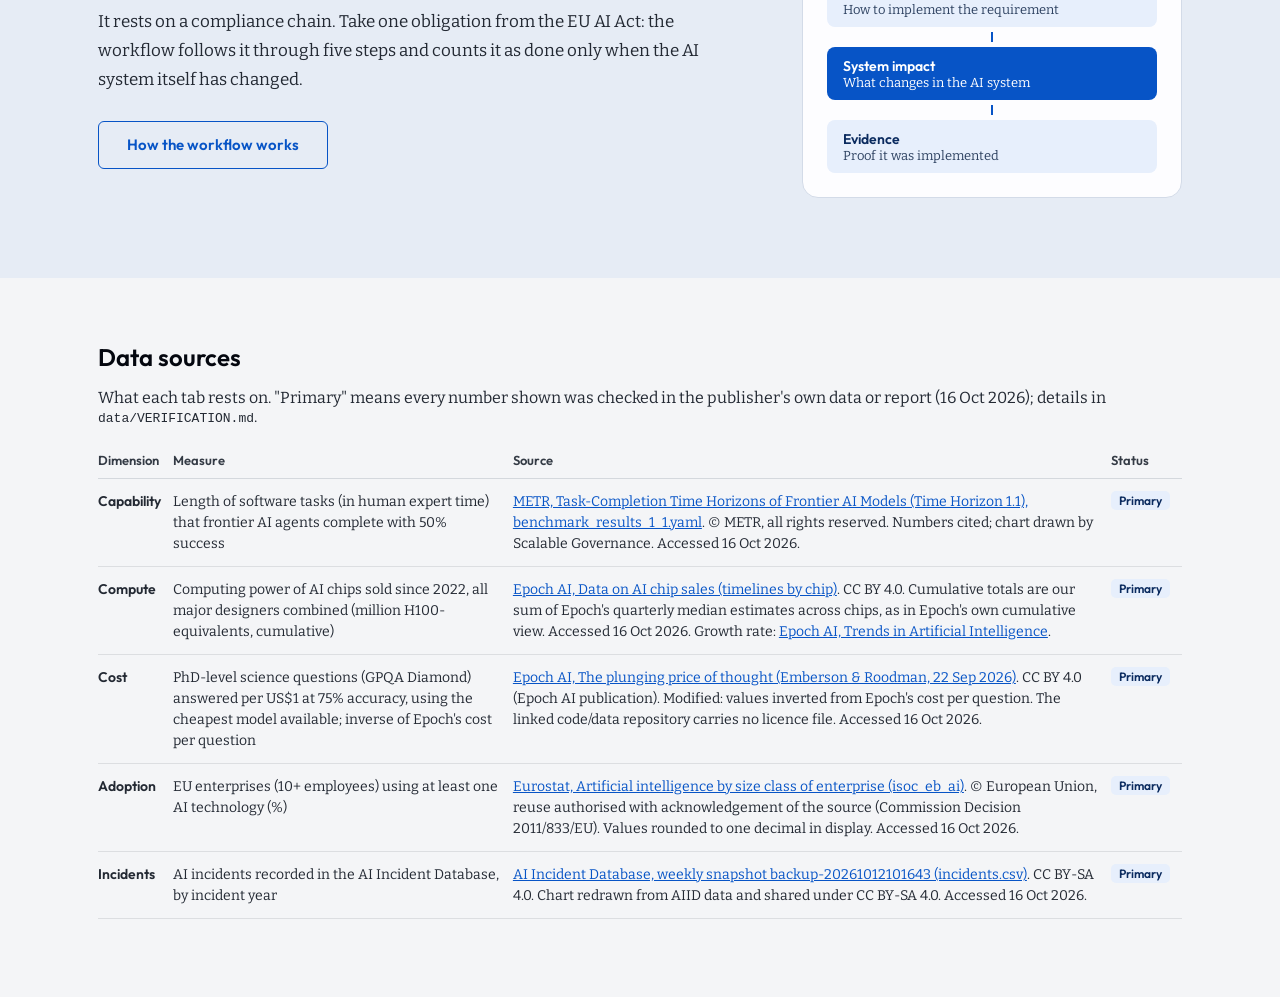
<file: docs/mockups/acceleration-hero.html>
<!-- Mockup only, not part of the site. Written as a claude.ai Artifact fragment (no <html>/<head>); open it as an artifact or wrap it in a page to view. Published preview: https://claude.ai/artifact/SRh6cYk26K2vg5w8q5fSEZ -->
<title>Acceleration Hero Mockup</title>
<link rel="preconnect" href="https://fonts.googleapis.com">
<link rel="preconnect" href="https://fonts.gstatic.com" crossorigin>
<link rel="stylesheet" href="https://fonts.googleapis.com/css2?family=Outfit:wght@500;600;700&family=Bitter:wght@400;500;600&display=swap">
<style>
/* Layout: the site's light paper world; hero = headline, acceleration chart, argument, then who we are. Single light theme, as on the site. */
:root {
  --bg: oklch(0.97 0.003 260);
  --surface: oklch(0.995 0.002 260);
  --band: oklch(0.94 0.014 260);
  --chip: oklch(0.95 0.02 260);
  --chip-text: oklch(0.30 0.10 260);
  --blue: oklch(0.48 0.19 260);
  --blue-deep: oklch(0.43 0.20 260);
  --ink: oklch(0.13 0.02 260);
  --body: oklch(0.28 0.02 260);
  --secondary: oklch(0.35 0.02 260);
  --muted: oklch(0.45 0.02 260);
  --rule: oklch(0.90 0.005 260);
  --rule-strong: oklch(0.88 0.008 260);
  --grid: oklch(0.92 0.005 260);
  --warn-bg: oklch(0.96 0.04 85);
  --warn-ink: oklch(0.38 0.08 70);
  --font-display: Outfit, "Helvetica Neue", Arial, sans-serif;
  --font-body: Bitter, Georgia, "Times New Roman", serif;
  color-scheme: light;
}
* { box-sizing: border-box; }
body { margin: 0; background: var(--bg); color: var(--body); font-family: var(--font-body); }
.wrap { max-width: 1180px; margin: 0 auto; padding-inline: clamp(16px, 4vw, 48px); }
a { color: var(--blue); }
:focus-visible { outline: 2px solid var(--blue); outline-offset: 3px; border-radius: 4px; }
h1, h2, h3 { text-wrap: balance; }

.note {
  margin: 20px 0 0;
  padding: 12px 16px;
  border-radius: 10px;
  background: var(--warn-bg);
  color: var(--warn-ink);
  font-size: 14px;
  line-height: 1.5;
}
.note b { font-family: var(--font-display); font-weight: 600; }

/* Hero */
.hero { padding-block: 56px 72px; }
.hero h1 {
  margin: 0 0 32px;
  max-width: 18ch;
  font: 600 clamp(34px, 4.8vw, 58px)/1.08 var(--font-display);
  letter-spacing: -0.025em;
  color: var(--ink);
}

.accel {
  display: grid;
  grid-template-columns: minmax(0, 1fr) minmax(260px, 320px);
  gap: 28px 40px;
  padding: 28px;
  background: var(--surface);
  border: 1px solid oklch(0.92 0.005 260);
  border-radius: 16px;
  box-shadow: 0 2px 16px oklch(0 0 0 / 0.05);
}
.accel__head { grid-column: 1 / -1; display: flex; flex-direction: column; align-items: flex-start; gap: 20px; }
.tabs { display: flex; flex-wrap: wrap; gap: 6px; margin: 0; padding: 0; list-style: none; }
.tab {
  min-height: 40px;
  padding: 0 14px;
  border: 1px solid var(--rule-strong);
  border-radius: 8px;
  background: transparent;
  font: 600 14px var(--font-display);
  color: var(--secondary);
  cursor: pointer;
  transition: background 0.2s, color 0.2s, border-color 0.2s;
}
.tab:hover { border-color: var(--blue); color: var(--blue); }
.tab[aria-selected="true"] { background: var(--blue); border-color: var(--blue); color: #fff; }

.chart { min-width: 0; position: relative; }
.chart svg { display: block; width: 100%; height: auto; overflow: visible; }
.chart .axis text { font: 12px var(--font-body); fill: var(--muted); }
.chart .grid line { stroke: var(--grid); stroke-width: 1; }
.chart .baseline { stroke: var(--rule-strong); stroke-width: 1; }
.chart .series { fill: none; stroke: var(--blue); stroke-width: 2; stroke-linejoin: round; stroke-linecap: round; }
.chart .series--muted { stroke: oklch(0.80 0.008 260); stroke-width: 1.5; }
.chart .hit-line { fill: none; stroke: transparent; stroke-width: 14; cursor: pointer; }
.chart-note { margin: 12px 0 0; font-size: 13px; line-height: 1.5; color: var(--muted); max-width: 70ch; }
.sizes { display: grid; grid-template-columns: auto minmax(0, 1fr) auto; gap: 8px 10px; align-items: center; margin: 0; font-size: 13px; color: var(--body); }
.sizes .track { display: block; background: var(--chip); border-radius: 0 4px 4px 0; }
.sizes .bar { height: 10px; border-radius: 0 4px 4px 0; background: var(--blue); }
.sizes .val { font: 600 13px var(--font-display); color: var(--ink); text-align: right; }
.sizes .cap { grid-column: 1 / -1; color: var(--muted); }
.chart .dot { fill: var(--blue); stroke: var(--surface); stroke-width: 2; }
.chart .dot--end { fill: var(--blue); }
.chart .lbl { font: 600 13px var(--font-display); fill: var(--ink); }
.chart .lbl-sub { font: 12px var(--font-body); fill: var(--muted); }
.chart .hit { fill: transparent; cursor: pointer; }
.chart .scale-note { font: 12px var(--font-body); fill: var(--muted); }
.tip {
  position: absolute;
  pointer-events: none;
  min-width: 160px;
  max-width: 240px;
  padding: 10px 12px;
  border-radius: 8px;
  background: oklch(0.20 0.02 260);
  color: oklch(0.98 0.003 260);
  font: 13px/1.45 var(--font-body);
  box-shadow: 0 6px 24px oklch(0.13 0.02 260 / 0.2);
  transform: translate(-50%, calc(-100% - 12px));
}
.tip b { font-family: var(--font-display); font-weight: 600; display: block; }

.side { display: flex; flex-direction: column; gap: 14px; min-width: 0; }
.stat { margin: 0; font: 600 clamp(30px, 3.4vw, 40px)/1.05 var(--font-display); letter-spacing: -0.02em; color: var(--ink); }
.stat-cap { margin: 0; font-size: 15px; line-height: 1.55; color: var(--body); }
.src { margin: 0; font-size: 13px; line-height: 1.5; color: var(--muted); }
.status {
  align-self: flex-start;
  padding: 3px 9px;
  border-radius: 5px;
  border: 1px solid var(--rule-strong);
  font: 600 12px/1.3 var(--font-display);
  color: var(--secondary);
}
.status--finding { color: var(--chip-text); border-color: oklch(0.48 0.19 260 / 0.35); }

.argument {
  display: grid;
  grid-template-columns: minmax(0, 1fr) minmax(0, 1fr);
  gap: 32px 56px;
  margin-top: 44px;
  align-items: start;
}
.argument h2 { margin: 10px 0 12px; font: 600 26px/1.2 var(--font-display); letter-spacing: -0.015em; color: var(--ink); }
.argument p { margin: 0; font-size: 17px; line-height: 1.7; color: var(--body); max-width: 60ch; }
.who p.lead { font-size: 19px; line-height: 1.65; color: var(--secondary); }
.who .aff { margin-top: 12px; font-size: 16px; color: var(--muted); }
.btns { display: flex; flex-wrap: wrap; gap: 14px; margin-top: 26px; }
.btn { display: inline-flex; align-items: center; min-height: 48px; padding: 0 28px; border-radius: 6px; font: 600 15px var(--font-display); text-decoration: none; }
.btn--p { background: var(--blue); color: #fff; }
.btn--p:hover { background: var(--blue-deep); }
.btn--s { border: 1.5px solid var(--blue); color: var(--blue); }

/* Section 2: what we build */
.build { background: var(--band); border-top: 1px solid oklch(0.89 0.02 260); padding-block: 80px; }
.build__grid { display: grid; grid-template-columns: minmax(0, 1.1fr) minmax(280px, 380px); gap: 40px 72px; align-items: center; }
.build h2 { margin: 0 0 20px; font: 600 clamp(30px, 4vw, 46px)/1.15 var(--font-display); letter-spacing: -0.022em; color: var(--ink); }
.build p { margin: 0 0 16px; font-size: 17px; line-height: 1.7; max-width: 62ch; }
.chain { margin: 0; padding: 24px; list-style: none; display: flex; flex-direction: column; gap: 20px; background: var(--surface); border-radius: 16px; border: 1px solid oklch(0.89 0.02 260); }
.chain li { position: relative; padding: 10px 16px; border-radius: 8px; background: var(--chip); }
.chain li + li::before { content: ""; position: absolute; left: 50%; top: -15px; width: 2px; height: 10px; background: var(--blue); transform: translateX(-50%); }
.chain b { display: block; font: 600 14px var(--font-display); color: var(--chip-text); }
.chain span { font-size: 13px; color: oklch(0.38 0.06 260); }
.chain .key { background: var(--blue); }
.chain .key b, .chain .key span { color: #fff; }

/* Sources */
.sources { padding-block: 64px 80px; }
.sources h2 { margin: 0 0 8px; font: 600 24px var(--font-display); color: var(--ink); }
.sources > p { margin: 0 0 24px; font-size: 15px; color: var(--muted); max-width: 70ch; }
.src-table { width: 100%; border-collapse: collapse; font-size: 14px; }
.src-table th { text-align: left; font: 600 13px var(--font-display); color: var(--secondary); padding: 10px 12px 10px 0; border-bottom: 1px solid var(--rule-strong); }
.src-table td { vertical-align: top; padding: 12px 12px 12px 0; border-bottom: 1px solid var(--rule); line-height: 1.5; }
.table-wrap { overflow-x: auto; }
.pill { display: inline-block; padding: 2px 8px; border-radius: 5px; font: 600 12px var(--font-display); white-space: nowrap; }
.pill--ok { background: var(--chip); color: var(--chip-text); }
.pill--check { background: var(--warn-bg); color: var(--warn-ink); }

@media (max-width: 900px) {
  .accel { grid-template-columns: minmax(0, 1fr); padding: 20px 16px; }
  .argument, .build__grid { grid-template-columns: minmax(0, 1fr); }
}
@media (prefers-reduced-motion: reduce) { * { transition: none !important; } }
</style>

<div class="wrap">
  <p class="note"><b>Mockup for review, not on the site.</b> Proposed merged hero: the acceleration chart becomes the first visual, followed by the governance argument and who we are; the workflow and compliance chain move to the second section. The data come from <code>data/acceleration.json</code>; every number was checked against its primary source (see <code>data/VERIFICATION.md</code>). Headline copy is a draft.</p>
</div>

<section class="hero">
  <div class="wrap">
    <h1>AI is developed and deployed faster than governance can follow.</h1>

    <figure class="accel" aria-label="Measures of how fast AI is moving" style="margin:0">
      <div class="accel__head">
        <div class="tabs" role="tablist" aria-label="Measure">
          <button class="tab" role="tab" id="t-capability" aria-selected="true">Capability</button>
          <button class="tab" role="tab" id="t-compute" aria-selected="false" tabindex="-1">Compute</button>
          <button class="tab" role="tab" id="t-cost" aria-selected="false" tabindex="-1">Cost</button>
          <button class="tab" role="tab" id="t-adoption" aria-selected="false" tabindex="-1">Adoption</button>
          <button class="tab" role="tab" id="t-incidents" aria-selected="false" tabindex="-1">Incidents</button>
        </div>
        <p class="stat" id="side-stat"></p>
      </div>
      <div class="chart" role="tabpanel" id="chart-panel" aria-labelledby="t-capability">
        <svg id="chart" viewBox="0 0 640 300" role="img" aria-labelledby="chart-desc"><desc id="chart-desc"></desc></svg>
        <div class="tip" id="tip" hidden></div>
        <p class="chart-note">Blue: the selected measure, read against the axis. Grey: the other four measures, each on its own scale, shown only to compare when they grew; they cannot be read against this axis.</p>
      </div>
      <div class="side">
        <p class="stat-cap" id="side-cap"></p>
        <div class="sizes" id="side-sizes" hidden></div>
        <p class="src" id="side-src"></p>
      </div>
    </figure>

    <div class="argument">
      <div>
        <span class="status">Our argument</span>
        <h2>Governance has to keep pace</h2>
        <p>Governance work is still mostly manual: people read the rules, interpret them and check evidence by hand. We argue that AI governance across all levels has to keep up with this pace, and that neglecting it poses a systemic risk.</p>
      </div>
      <div class="who">
        <p class="lead">Scalable Governance is an applied research initiative with the goal of scaling AI governance to the pace of rapidly increasing capability and volume of AI systems, without losing the human judgment and accountability that good governance requires.</p>
        <p class="aff">We are based at the <a href="https://www.gov.sot.tum.de/en/soc/welcome/">TUM Professorship of Societal Computing</a>.</p>
        <div class="btns">
          <a class="btn btn--p" href="#">Read our mission statement</a>
          <a class="btn btn--s" href="#">Read our research</a>
        </div>
      </div>
    </div>
  </div>
</section>

<section class="build">
  <div class="wrap build__grid">
    <div>
      <h2>What we build</h2>
      <p>We are building an <i>Agentic Governance Workflow</i>: agent skills that enable effective and accountable human-AI collaboration for governance work. People make the decisions; agents do the repeatable parts.</p>
      <p>It rests on a compliance chain. Take one obligation from the EU AI Act: the workflow follows it through five steps and counts it as done only when the AI system itself has changed.</p>
      <div class="btns"><a class="btn btn--s" href="#">How the workflow works</a></div>
    </div>
    <ol class="chain" aria-label="Compliance chain">
      <li><b>Obligation</b><span>What the regulation requires</span></li>
      <li><b>Policy</b><span>What it means for the organisation</span></li>
      <li><b>Control</b><span>How to implement the requirement</span></li>
      <li class="key"><b>System impact</b><span>What changes in the AI system</span></li>
      <li><b>Evidence</b><span>Proof it was implemented</span></li>
    </ol>
  </div>
</section>

<section class="sources">
  <div class="wrap">
    <h2>Data sources</h2>
    <p>What each tab rests on. "Primary" means every number shown was checked in the publisher's own data or report (16 Oct 2026); details in <code>data/VERIFICATION.md</code>.</p>
    <div class="table-wrap">
      <table class="src-table">
        <thead><tr><th>Dimension</th><th>Measure</th><th>Source</th><th>Status</th></tr></thead>
        <tbody id="src-rows"></tbody>
      </table>
    </div>
  </div>
</section>

<!-- acceleration-data:start (copy of data/acceleration.json; regenerate with scripts/inline-acceleration-data.py) -->
<script type="application/json" id="acceleration-fallback">
{"_meta":{"description":"Data behind the acceleration chart in the Scalable Governance hero. Every number shown on the page resolves to an entry here. See data/VERIFICATION.md.","built":"2026-10-16","order":["capability","compute","cost","adoption","incidents"],"window":["2021-01-01","2026-10-16"],"display":"All five lines share one time axis. The y-axis shows the selected measure in its own units (ticks per measure); the other four are drawn in grey on their own scales, for timing only."},"capability":{"label":"Capability","measure":"Length of software tasks (in human expert time) that frontier AI agents complete with 50% success","format":"minutes","axis_label":"Task length (human expert time)","ticks":[0,180,360,540,720],"headline":{"text":"Doubling every ~4 months","value":128.7,"unit":"days (doubling time)","basis":"METR doubling time for frontier models released from 2023 on: 129 days (≈4.2 months), range 104–158 days. METR excludes points with central estimate above 16 hours from this fit."},"caption":"Since 2023, the length of software tasks that frontier AI agents complete with 50% success has doubled about every four months (range 3.4–5.2 months). Points are the frontier models METR measured; estimates above 16 hours are left out because METR flags them as unreliable.","source":{"title":"METR, Task-Completion Time Horizons of Frontier AI Models (Time Horizon 1.1), benchmark_results_1_1.yaml","url":"https://metr.org/time-horizons/","data_url":"https://metr.org/assets/benchmark_results_1_1.yaml","publisher_updated":"2026-09-08","licence":"© METR, all rights reserved. Numbers cited; chart drawn by Scalable Governance.","accessed":"2026-10-16","status":"primary"},"points":[{"date":"2022-03-15","value":0.6,"unit":"minutes","label":"GPT-3.5 Turbo Instruct","ci_low":0.26,"ci_high":1.12,"source_id":"gpt_3_5_turbo_instruct","note":""},{"date":"2023-03-14","value":3.99,"unit":"minutes","label":"GPT-4","ci_low":1.93,"ci_high":8.0,"source_id":"gpt_4","note":""},{"date":"2023-11-06","value":4.04,"unit":"minutes","label":"GPT-4 Turbo (Nov 2023)","ci_low":1.87,"ci_high":8.44,"source_id":"gpt_4_1106_inspect","note":""},{"date":"2024-05-13","value":6.99,"unit":"minutes","label":"GPT-4o","ci_low":4.0,"ci_high":12.91,"source_id":"gpt_4o_inspect","note":""},{"date":"2024-06-20","value":11.4,"unit":"minutes","label":"Claude 3.5 Sonnet (Jun 2024)","ci_low":5.49,"ci_high":22.38,"source_id":"claude_3_5_sonnet_20240620_inspect","note":""},{"date":"2024-09-12","value":20.33,"unit":"minutes","label":"o1-preview","ci_low":11.72,"ci_high":33.38,"source_id":"o1_preview","note":""},{"date":"2024-10-22","value":20.52,"unit":"minutes","label":"Claude 3.5 Sonnet (Oct 2024)","ci_low":10.14,"ci_high":40.82,"source_id":"claude_3_5_sonnet_20241022_inspect","note":""},{"date":"2024-12-05","value":38.83,"unit":"minutes","label":"o1","ci_low":21.16,"ci_high":64.95,"source_id":"o1_inspect","note":""},{"date":"2025-02-24","value":60.39,"unit":"minutes","label":"Claude 3.7 Sonnet","ci_low":33.01,"ci_high":104.23,"source_id":"claude_3_7_sonnet_inspect","note":""},{"date":"2025-04-16","value":119.73,"unit":"minutes","label":"o3","ci_low":74.62,"ci_high":190.94,"source_id":"o3_inspect","note":""},{"date":"2025-08-07","value":203.01,"unit":"minutes","label":"GPT-5","ci_low":112.64,"ci_high":405.55,"source_id":"gpt_5_2025_08_07_inspect","note":""},{"date":"2025-11-18","value":224.33,"unit":"minutes","label":"Gemini 3 Pro","ci_low":139.57,"ci_high":379.24,"source_id":"gemini_3_pro","note":""},{"date":"2025-11-24","value":292.99,"unit":"minutes","label":"Claude Opus 4.5","ci_low":161.72,"ci_high":623.7,"source_id":"claude_opus_4_5_inspect","note":""},{"date":"2025-12-11","value":352.25,"unit":"minutes","label":"GPT-5.2","ci_low":198.07,"ci_high":815.18,"source_id":"gpt_5_2","note":""},{"date":"2026-02-05","value":718.81,"unit":"minutes","label":"Claude Opus 4.6","ci_low":316.69,"ci_high":3633.79,"source_id":"claude_opus_4_6_inspect","note":"Wide confidence interval; upper bound above 16 hours."}],"excluded":[{"date":"2026-04-07","value":1044.78,"unit":"minutes","label":"Claude Mythos Preview (early)","ci_low":508.88,"ci_high":3304.26,"source_id":"claude_mythos_preview_early_inspect","note":"Excluded: METR states that measurements above 16 hrs are unreliable with the current task suite."}]},"compute":{"label":"Compute","measure":"Computing power of AI chips sold since 2022, all major designers combined (million H100-equivalents, cumulative)","format":"millions","axis_label":"AI chip capacity (million H100-equivalents)","ticks":[0,10,20,30,40],"headline":{"text":"3.4× more AI computing power each year","value":3.4,"unit":"× per year","basis":"Epoch AI Trends: the computing power of the total stock of AI chips has grown 3.4× per year since 2022 (90% CI 3.2× to 3.7×; doubling every 6.8 months)."},"caption":"The AI chips sold since 2022 add up to about 31.6 million H100-equivalents by mid-2026, and this stock has grown about 3.4× per year. The figure combines Nvidia, Google, Amazon, AMD, Huawei and Cambricon; chips that have been retired are not subtracted.","source":{"title":"Epoch AI, Data on AI chip sales (timelines by chip)","url":"https://epoch.ai/data/ai-chip-sales","data_url":"https://epoch.ai/data/ai_chip_sales_timelines_by_chip.csv","publisher_updated":"2026-10-14","licence":"CC BY 4.0. Cumulative totals are our sum of Epoch's quarterly median estimates across chips, as in Epoch's own cumulative view.","accessed":"2026-10-16","status":"primary"},"secondary_stat":{"text":"3.4× per year since 2022","value":3.4,"unit":"× per year (compute stock)","basis":"Epoch AI Trends: compute stock growth 3.4×/year, 90% CI 3.2× to 3.7×, since 2022.","source":{"title":"Epoch AI, Trends in Artificial Intelligence","url":"https://epoch.ai/trends","licence":"CC BY 4.0","accessed":"2026-10-16"}},"points":[{"date":"2022-03-31","value":0.067,"unit":"million H100e (cumulative)","label":"Q1 2022","note":"Coverage starts Q1 2022; chips sold earlier are not counted."},{"date":"2022-06-30","value":0.138,"unit":"million H100e (cumulative)","label":"Q2 2022","note":""},{"date":"2022-09-30","value":0.212,"unit":"million H100e (cumulative)","label":"Q3 2022","note":""},{"date":"2022-12-31","value":0.303,"unit":"million H100e (cumulative)","label":"Q4 2022","note":"Google TPU figures for Q4 2022 are partial (Epoch flags them incomplete)."},{"date":"2023-03-31","value":0.42,"unit":"million H100e (cumulative)","label":"Q1 2023","note":""},{"date":"2023-06-30","value":0.665,"unit":"million H100e (cumulative)","label":"Q2 2023","note":""},{"date":"2023-09-30","value":1.059,"unit":"million H100e (cumulative)","label":"Q3 2023","note":""},{"date":"2023-12-31","value":1.594,"unit":"million H100e (cumulative)","label":"Q4 2023","note":""},{"date":"2024-03-31","value":2.422,"unit":"million H100e (cumulative)","label":"Q1 2024","note":""},{"date":"2024-06-30","value":3.455,"unit":"million H100e (cumulative)","label":"Q2 2024","note":""},{"date":"2024-09-30","value":4.763,"unit":"million H100e (cumulative)","label":"Q3 2024","note":""},{"date":"2024-12-31","value":6.687,"unit":"million H100e (cumulative)","label":"Q4 2024","note":""},{"date":"2025-03-31","value":9.259,"unit":"million H100e (cumulative)","label":"Q1 2025","note":""},{"date":"2025-06-30","value":12.187,"unit":"million H100e (cumulative)","label":"Q2 2025","note":""},{"date":"2025-09-30","value":15.89,"unit":"million H100e (cumulative)","label":"Q3 2025","note":""},{"date":"2025-12-31","value":20.301,"unit":"million H100e (cumulative)","label":"Q4 2025","note":""},{"date":"2026-03-31","value":25.281,"unit":"million H100e (cumulative)","label":"Q1 2026","note":""},{"date":"2026-06-30","value":31.609,"unit":"million H100e (cumulative)","label":"Q2 2026","note":""}]},"cost":{"label":"Cost","measure":"PhD-level science questions (GPQA Diamond) answered per US$1 at 75% accuracy, using the cheapest model available; inverse of Epoch's cost per question","format":"perdollar","axis_label":"PhD-level questions answered per $1","ticks":[0,500,1000,1500,2000,2500],"headline":{"text":"$1 now pays for 2,400 PhD-level questions, up from 3","value":2427.18,"unit":"questions per US$1","basis":"Inverse of Epoch AI's lowest cost per question to score 75% on GPQA Diamond: $0.2989 (31 Jan 2025) and $0.000412 (9 Jul 2026)."},"caption":"GPQA Diamond is a multiple-choice exam of PhD-level physics, chemistry and biology questions. Answering them at 75% accuracy with the cheapest available model cost about 30 cents per question in January 2025 and 0.04 cents in July 2026, so a dollar now pays for 725 times as many questions. Across five benchmarks, Epoch AI finds the cost of a given level of AI performance falling about 47% per quarter, roughly 13× per year, since 2023.","source":{"title":"Epoch AI, The plunging price of thought (Emberson & Roodman, 22 Sep 2026)","url":"https://epoch.ai/publications/the-plunging-price-of-thought","data_url":"https://github.com/droodman/inference-cost/blob/main/output/slides/Figure%202.csv","data_commit":"9163c17ee7217b9f09ac51bcc71ed64c18c04bc8","licence":"CC BY 4.0 (Epoch AI publication). Modified: values inverted from Epoch's cost per question. The linked code/data repository carries no licence file.","accessed":"2026-10-16","status":"primary"},"points":[{"date":"2025-01-31","value":3.35,"unit":"questions per US$1","label":"o3 (high)","cost_usd_per_question":0.298906,"accuracy":0.7576,"note":"Epoch's report text names this model o3 and dates it 31 Jan 2025 (the o3-mini release date); kept as published."},{"date":"2025-03-25","value":11.22,"unit":"questions per US$1","label":"Gemini 2.5 Pro (Jun 2025)","cost_usd_per_question":0.089116,"accuracy":0.8036,"note":""},{"date":"2025-06-05","value":77.33,"unit":"questions per US$1","label":"Gemini 2.5 Pro (Jun 2025)","cost_usd_per_question":0.012932,"accuracy":0.7777,"note":""},{"date":"2025-12-01","value":113.37,"unit":"questions per US$1","label":"DeepSeek-V3.2","cost_usd_per_question":0.008821,"accuracy":0.7772,"note":""},{"date":"2026-02-13","value":140.81,"unit":"questions per US$1","label":"Qwen3.5 397B-A17B","cost_usd_per_question":0.007102,"accuracy":0.798,"note":""},{"date":"2026-02-25","value":458.61,"unit":"questions per US$1","label":"Qwen 3.5 Flash (hosted 35B-A3B)","cost_usd_per_question":0.0021805,"accuracy":0.7624,"note":""},{"date":"2026-06-01","value":824.4,"unit":"questions per US$1","label":"MiniMax-M3","cost_usd_per_question":0.001213,"accuracy":0.7508,"note":""},{"date":"2026-07-09","value":2427.18,"unit":"questions per US$1","label":"GPT-5.6 Luna (low)","cost_usd_per_question":0.000412,"accuracy":0.7525,"note":""}]},"adoption":{"label":"Adoption","measure":"EU enterprises (10+ employees) using at least one AI technology (%)","format":"percent","axis_label":"EU enterprises using AI (10+ employees)","ticks":[0,5,10,15,20,25],"headline":{"text":"7.7% → 20.0%","value":19.95,"unit":"% of enterprises","basis":"Eurostat isoc_eb_ai, E_AI_TANY, EU27_2020, 10+ persons employed, 2021 and 2025."},"caption":"The share of EU enterprises with 10 or more employees using AI rose from 7.7% in 2021 to 20.0% in 2025. Larger firms use it more: in 2025, 17.0% of small, 30.4% of medium and 55.0% of large enterprises. No EU AI figures for 2022; the 2025 list of AI technologies adds image, video and audio generation.","source":{"title":"Eurostat, Artificial intelligence by size class of enterprise (isoc_eb_ai)","url":"https://ec.europa.eu/eurostat/databrowser/view/isoc_eb_ai/default/table","data_url":"https://ec.europa.eu/eurostat/api/dissemination/statistics/1.0/data/isoc_eb_ai?format=JSON&lang=EN&geo=EU27_2020","doi":"10.2908/ISOC_EB_AI","publisher_updated":"2026-06-15","licence":"© European Union, reuse authorised with acknowledgement of the source (Commission Decision 2011/833/EU). Values rounded to one decimal in display.","accessed":"2026-10-16","status":"primary"},"points":[{"date":"2021","value":7.65,"unit":"% of enterprises","label":"EU, 2021","note":""},{"date":"2023","value":8.06,"unit":"% of enterprises","label":"EU, 2023","note":""},{"date":"2024","value":13.48,"unit":"% of enterprises","label":"EU, 2024","note":""},{"date":"2025","value":19.95,"unit":"% of enterprises","label":"EU, 2025","note":"2025 list of AI technologies adds 'generating pictures, videos, sound/audio'."}],"breakdown":[{"date":"2025","size_class":"10-49","label":"Small (10–49)","value":17.0,"unit":"% of enterprises"},{"date":"2025","size_class":"50-249","label":"Medium (50–249)","value":30.36,"unit":"% of enterprises"},{"date":"2025","size_class":"GE250","label":"Large (250+)","value":55.03,"unit":"% of enterprises"}]},"incidents":{"label":"Incidents","measure":"AI incidents recorded in the AI Incident Database, by incident year","format":"count","axis_label":"Reported AI incidents per year","ticks":[0,100,200,300,400,500],"headline":{"text":"457 reported incidents in 2025","value":457,"unit":"reported incidents","basis":"Count of incidents.csv rows with a 2025 incident date in AIID snapshot backup-20261012101643 (12 Oct 2026)."},"caption":"AI incidents with a 2025 incident date recorded in the AI Incident Database rose to 457, from 309 in 2024. These are reported incidents: counts reflect media attention and curation as well as occurrence, and past years are revised as incidents are added (snapshot of 12 Oct 2026).","source":{"title":"AI Incident Database, weekly snapshot backup-20261012101643 (incidents.csv)","url":"https://incidentdatabase.ai/research/snapshots/","data_url":"https://pub-72b2b2fc36ec423189843747af98f80e.r2.dev/backup-20261012101643.tar.bz2","snapshot_date":"2026-10-12","licence":"CC BY-SA 4.0. Chart redrawn from AIID data and shared under CC BY-SA 4.0.","accessed":"2026-10-16","status":"primary"},"points":[{"date":"2021","value":80,"unit":"reported incidents","label":"2021","note":""},{"date":"2022","value":109,"unit":"reported incidents","label":"2022","note":""},{"date":"2023","value":179,"unit":"reported incidents","label":"2023","note":""},{"date":"2024","value":309,"unit":"reported incidents","label":"2024","note":""},{"date":"2025","value":457,"unit":"reported incidents","label":"2025","note":""}]}}
</script>
<!-- acceleration-data:end -->

<script>
(function () {
  'use strict';
  // Data lives in data/acceleration.json. Opened from disk (file://) the fetch fails,
  // so the page falls back to the inlined copy above.
  const DATA_URL = '../../data/acceleration.json';
  const FORMATS = {
    minutes: (v) => v < 10 ? Math.round(v * 10) / 10 + ' min' : v < 60 ? Math.round(v) + ' min' : (v / 60 < 10 ? Math.round(v / 6) / 10 : Math.round(v / 60)) + ' h',
    count: (v) => Math.round(v).toLocaleString('en'),
    millions: (v) => v.toFixed(1) + 'M H100e',
    percent: (v) => (Math.round(v * 10) / 10).toFixed(1) + '%',
    perdollar: (v) => (v < 10 ? String(Math.round(v * 10) / 10) : Math.round(v).toLocaleString('en')) + ' per $1'
  };
  const TICKS = {
    minutes: (v) => v / 60 + ' h',
    count: (v) => v.toLocaleString('en'),
    millions: (v) => v + 'M',
    percent: (v) => v + '%',
    perdollar: (v) => v.toLocaleString('en')
  };
  const toYear = (s) => {
    if (/^\d{4}$/.test(s)) return +s;
    const d = new Date(s + 'T00:00:00Z'), y = d.getUTCFullYear();
    return y + (d - Date.UTC(y, 0, 1)) / (Date.UTC(y + 1, 0, 1) - Date.UTC(y, 0, 1));
  };
  const fmtDate = (s) => /^\d{4}$/.test(s) ? s : new Date(s + 'T00:00:00Z').toLocaleDateString('en-GB', { day: 'numeric', month: 'short', year: 'numeric', timeZone: 'UTC' });

  const svg = document.getElementById('chart');
  const tip = document.getElementById('tip');
  const W = 640, H = 300, M = { l: 52, r: 28, t: 24, b: 40 };
  const NS = 'http://www.w3.org/2000/svg';
  const el = (n, a, parent) => { const e = document.createElementNS(NS, n); for (const k in a) e.setAttribute(k, a[k]); (parent || svg).appendChild(e); return e; };
  const stop = (s) => /[.)]$/.test(s) ? s : s + '.';
  const link = (src) => { const a = document.createElement('a'); a.href = src.url; a.target = '_blank'; a.rel = 'noopener'; a.textContent = src.title; return a; };

  function init(DATA) {
    const ORDER = DATA._meta.order;

    // One time axis for all measures. The y-axis belongs to the selected measure; every line is
    // placed on its own axis range (0 to its last tick), so grey lines show timing, not magnitude.
    const T0 = toYear(DATA._meta.window[0]), T1 = toYear(DATA._meta.window[1]);
    const x = (t) => M.l + ((t - T0) / (T1 - T0)) * (W - M.l - M.r);
    const y = (frac) => H - M.b - frac * (H - M.t - M.b);
    const atT = (p) => /^\d{4}$/.test(p.date) ? +p.date + 0.5 : toYear(p.date);  // annual values sit mid-year
    const scaled = (k) => {
      const top = DATA[k].ticks[DATA[k].ticks.length - 1];
      return DATA[k].points.map((p) => [x(atT(p)), y(p.value / top)]);
    };

    function draw(key) {
      const d = DATA[key], unit = FORMATS[d.format], tick = TICKS[d.format], top = d.ticks[d.ticks.length - 1];
      [...svg.querySelectorAll(':scope > :not(desc)')].forEach((n) => n.remove());
      svg.querySelector('desc').textContent = d.measure + '. ' + d.points.map((p) => p.label + ' (' + fmtDate(p.date) + '): ' + unit(p.value)).join('; ') + '.';
      const g = el('g', { class: 'grid' }), ax = el('g', { class: 'axis' });
      d.ticks.forEach((v) => {
        el('line', { x1: M.l, x2: W - M.r, y1: y(v / top), y2: y(v / top) }, g);
        el('text', { x: M.l - 10, y: y(v / top) + 4, 'text-anchor': 'end' }, ax).textContent = v === 0 ? '0' : tick(v);
      });
      for (let yr = Math.ceil(T0); yr <= Math.floor(T1); yr++) {
        el('line', { x1: x(yr), x2: x(yr), y1: H - M.b, y2: H - M.b + 6, stroke: 'currentColor', style: 'color: var(--rule-strong)' }, ax);
        el('text', { x: x(yr), y: H - M.b + 24, 'text-anchor': 'start' }, ax).textContent = yr;
      }
      el('line', { class: 'baseline', x1: M.l, x2: W - M.r, y1: H - M.b, y2: H - M.b });
      el('text', { class: 'scale-note', x: M.l, y: M.t - 10, 'text-anchor': 'start' }).textContent = d.axis_label;

      ORDER.forEach((k, i) => {
        if (k === key) return;
        const line = scaled(k).map((p) => p.join(',')).join(' ');
        el('polyline', { class: 'series series--muted', points: line });
        const hitLine = el('polyline', { class: 'hit-line', points: line });
        const t = document.createElementNS(NS, 'title'); t.textContent = DATA[k].label; hitLine.appendChild(t);
        hitLine.addEventListener('click', () => select(i, false));
      });

      const pts = scaled(key);
      el('polyline', { class: 'series', points: pts.map((p) => p.join(',')).join(' ') });
      d.points.forEach((p, i) => {
        const [cx, cy] = pts[i];
        const end = i === d.points.length - 1;
        el('circle', { class: 'dot' + (end ? ' dot--end' : ''), cx, cy, r: end ? 6 : 4 });
        if (end || i === 0) {
          el('text', { class: 'lbl', x: cx + (end ? -12 : 0), y: cy - 14, 'text-anchor': end ? 'end' : 'start' }).textContent = unit(p.value);
        }
        const name = p.label + ' · ' + fmtDate(p.date);
        const hit = el('circle', { class: 'hit', cx, cy, r: 14, tabindex: 0, 'aria-label': name + ': ' + unit(p.value) });
        const show = () => {
          const r = svg.getBoundingClientRect(), s = r.width / W;
          tip.replaceChildren();
          const b = document.createElement('b'); b.textContent = unit(p.value);
          tip.append(b, name);
          tip.style.left = cx * s + 'px';
          tip.style.top = cy * s + 'px';
          tip.hidden = false;
        };
        hit.addEventListener('mouseenter', show); hit.addEventListener('focus', show);
        hit.addEventListener('mouseleave', () => { tip.hidden = true; }); hit.addEventListener('blur', () => { tip.hidden = true; });
      });
      document.getElementById('side-stat').textContent = d.headline.text;
      document.getElementById('side-cap').textContent = d.caption;
      const sizes = document.getElementById('side-sizes');
      sizes.replaceChildren();
      sizes.hidden = !d.breakdown;
      if (d.breakdown) {
        d.breakdown.forEach((b) => {
          const lab = document.createElement('span'); lab.textContent = b.label;
          const track = document.createElement('span'); track.className = 'track';
          const bar = document.createElement('span'); bar.className = 'bar'; bar.style.display = 'block'; bar.style.width = b.value + '%';
          track.append(bar);
          const val = document.createElement('span'); val.className = 'val'; val.textContent = unit(b.value);
          sizes.append(lab, track, val);
        });
        const cap = document.createElement('span'); cap.className = 'cap';
        cap.textContent = 'Share using AI by company size, ' + d.breakdown[0].date + ' (employees)';
        sizes.append(cap);
      }
      const src = document.getElementById('side-src');
      src.replaceChildren('Source: ', link(d.source), '. ' + stop(d.source.licence));
      if (d.secondary_stat) src.append(' Growth rate: ', link(d.secondary_stat.source), ', ' + stop(d.secondary_stat.source.licence));
      document.getElementById('chart-panel').setAttribute('aria-labelledby', 't-' + key);
    }

    const tabs = ORDER.map((k) => document.getElementById('t-' + k));
    const select = (i, focus) => {
      tabs.forEach((t, j) => { t.setAttribute('aria-selected', String(i === j)); t.tabIndex = i === j ? 0 : -1; });
      if (focus) tabs[i].focus();
      draw(ORDER[i]);
    };
    tabs.forEach((t, i) => {
      t.addEventListener('click', () => select(i, false));
      t.addEventListener('keydown', (e) => {
        const n = e.key === 'ArrowRight' ? (i + 1) % tabs.length : e.key === 'ArrowLeft' ? (i - 1 + tabs.length) % tabs.length : null;
        if (n !== null) { e.preventDefault(); select(n, true); }
      });
    });
    select(0, false);

    const rows = document.getElementById('src-rows');
    ORDER.forEach((k) => {
      const d = DATA[k];
      const tr = document.createElement('tr');
      const cells = [document.createElement('td'), document.createElement('td'), document.createElement('td'), document.createElement('td')];
      const b = document.createElement('b'); b.style.cssText = 'font-family:var(--font-display);font-weight:600'; b.textContent = d.label;
      cells[0].append(b);
      cells[1].textContent = d.measure;
      cells[2].append(link(d.source), '. ' + stop(d.source.licence) + ' Accessed ' + fmtDate(d.source.accessed) + '.');
      if (d.secondary_stat) cells[2].append(' Growth rate: ', link(d.secondary_stat.source), '.');
      const pill = document.createElement('span');
      const ok = d.source.status === 'primary';
      pill.className = 'pill ' + (ok ? 'pill--ok' : 'pill--check');
      pill.textContent = ok ? 'Primary' : 'Check';
      cells[3].append(pill);
      tr.append(...cells);
      rows.appendChild(tr);
    });
  }

  const fallback = () => JSON.parse(document.getElementById('acceleration-fallback').textContent);
  fetch(DATA_URL, { cache: 'no-cache' })
    .then((r) => r.ok ? r.json() : Promise.reject(new Error(r.status)))
    .catch(fallback)
    .then(init);
})();
</script>
</file>
<file: assets/css/style.css>
/* Scalable Governance — site styles
   World: a continuous change of scale, after the Eames film "Powers of Ten".
   Navy ink on white paper; pale navy-tinted frames carry the opening, the zoom
   through the three levels and the contact. One magenta marks the active
   frame, the active ring and the primary action. */

:root {
  /* Navy, the main ink (#101b37 family) */
  --navy: oklch(0.23 0.06 268);

  /* Tinted sections ("frames"): the opening, the zoom, the contact */
  --frame: oklch(0.965 0.009 268);
  --frame-raise: oklch(0.995 0 0);
  --frame-line: oklch(0.885 0.012 268);
  --frame-line-strong: oklch(0.72 0.025 268);
  --frame-ink: var(--navy);
  --frame-text: oklch(0.32 0.04 268);
  --frame-muted: oklch(0.47 0.03 268);

  /* Magenta, the one action colour (#e41376 family) */
  --accent: oklch(0.585 0.22 0);
  --accent-hover: oklch(0.52 0.21 0);
  --on-accent: oklch(0.995 0 0);
  --accent-text: oklch(0.52 0.21 0);
  --accent-tint: oklch(0.93 0.045 0);

  /* Paper */
  --paper: oklch(0.995 0 0);
  --paper-2: oklch(0.975 0.006 268);
  --line: oklch(0.90 0.01 268);
  --line-strong: oklch(0.80 0.015 268);
  --ink: var(--navy);
  --text: oklch(0.32 0.04 268);
  --text-2: oklch(0.42 0.03 268);
  --muted: oklch(0.49 0.025 268);

  /* Diagram roles. The old names stay as aliases because inline SVG in the
     pages references them. */
  --blue: oklch(0.38 0.08 268);      /* governance, regulator */
  --violet: oklch(0.50 0.10 222);    /* product, intermediaries (deep cyan) */
  --indigo: var(--navy);             /* regulated target */
  --surface: var(--paper);
  --on-blue: oklch(0.995 0 0);
  --domain-gov: oklch(0.955 0.016 268);
  --domain-human: oklch(0.975 0.004 268);
  --domain-product: oklch(0.955 0.025 222);

  /* Scoped roles */
  --bg-local: var(--paper);
  --fg: var(--ink);
  --fg-body: var(--text);
  --fg-2: var(--text-2);
  --fg-muted: var(--muted);
  --rule: var(--line);
  --rule-strong: var(--line-strong);
  --focus: var(--navy);
  --link-line: var(--accent);

  /* Type */
  --font-display: "Schibsted Grotesk", "Helvetica Neue", Arial, sans-serif;
  --font-body: Literata, Georgia, "Times New Roman", serif;
  --font-mono: "JetBrains Mono", ui-monospace, Menlo, Consolas, monospace;

  /* Layout */
  --container: 1280px;
  --gutter: 48px;
  --nav-h: 64px;
  --nav-offset: 88px;
}

.frame {
  --bg-local: var(--frame);
  --fg: var(--frame-ink);
  --fg-body: var(--frame-text);
  --fg-2: var(--frame-text);
  --fg-muted: var(--frame-muted);
  --rule: var(--frame-line);
  --rule-strong: var(--frame-line-strong);
  background: var(--frame);
  color: var(--frame-text);
}

*, *::before, *::after { box-sizing: border-box; }

html {
  scroll-behavior: smooth;
  scroll-padding-top: var(--nav-offset);
  -webkit-text-size-adjust: 100%;
  accent-color: var(--accent);
  scrollbar-color: var(--line-strong) var(--paper-2);
}

body {
  margin: 0;
  background: var(--paper);
  color: var(--text);
  font-family: var(--font-body);
  font-optical-sizing: auto;
  caret-color: var(--accent-text);
  overflow-x: clip;
}

img { max-width: 100%; height: auto; display: block; }

a {
  color: var(--fg);
  text-decoration: underline;
  text-decoration-color: var(--link-line);
  text-decoration-thickness: 2px;
  text-underline-offset: 3px;
}
a:hover { color: var(--accent-text); text-decoration-color: currentColor; }

:focus-visible {
  outline: 2px solid var(--focus);
  outline-offset: 3px;
}

h1, h2, h3 { text-wrap: balance; }

::selection { background: var(--accent-tint); color: var(--navy); }

.skip-link {
  position: absolute;
  left: 16px;
  top: -60px;
  z-index: 200;
  padding: 10px 16px;
  background: var(--accent);
  color: var(--on-accent);
  font: 600 15px/1.2 var(--font-display);
  text-decoration: none;
}
.skip-link:focus { top: 12px; }

.container {
  max-width: var(--container);
  margin-inline: auto;
  padding-inline: var(--gutter);
}

/* Frame corners: the yellow square the film draws around what comes next. */
.frame-mark {
  --mark: var(--accent);
  --mark-len: 18px;
  --mark-w: 2px;
  background:
    linear-gradient(var(--mark) 0 0) top left / var(--mark-len) var(--mark-w),
    linear-gradient(var(--mark) 0 0) top left / var(--mark-w) var(--mark-len),
    linear-gradient(var(--mark) 0 0) top right / var(--mark-len) var(--mark-w),
    linear-gradient(var(--mark) 0 0) top right / var(--mark-w) var(--mark-len),
    linear-gradient(var(--mark) 0 0) bottom left / var(--mark-len) var(--mark-w),
    linear-gradient(var(--mark) 0 0) bottom left / var(--mark-w) var(--mark-len),
    linear-gradient(var(--mark) 0 0) bottom right / var(--mark-len) var(--mark-w),
    linear-gradient(var(--mark) 0 0) bottom right / var(--mark-w) var(--mark-len);
  background-repeat: no-repeat;
}

/* ───────── Nav ───────── */
.site-nav {
  position: fixed;
  top: 0;
  left: 0;
  right: 0;
  z-index: 100;
  background: oklch(0.995 0 0 / 0.94);
  -webkit-backdrop-filter: blur(12px);
  backdrop-filter: blur(12px);
  border-bottom: 1px solid var(--line);
}
.site-nav__inner { max-width: var(--container); margin: 0 auto; padding: 0 var(--gutter); }
.site-nav__bar {
  position: relative;
  display: flex;
  align-items: center;
  justify-content: space-between;
  gap: 16px;
  height: var(--nav-h);
}

.brand {
  display: flex;
  align-items: center;
  gap: 12px;
  min-width: 0;
  color: var(--frame-ink);
  text-decoration: none;
}
.brand:hover { background: none; color: var(--frame-ink); }
.brand__logo { width: 34px; height: 34px; flex: none; fill: none; stroke: var(--navy); }
.brand__text { display: flex; flex-direction: column; min-width: 0; }
.brand__name { font: 700 17px/1.1 var(--font-display); letter-spacing: -0.01em; }
.brand__tagline { font: 400 12.5px/1.3 var(--font-display); color: var(--frame-muted); }

.nav-links {
  display: flex;
  align-items: center;
  gap: 4px;
  margin: 0;
  padding: 0;
  list-style: none;
}
.nav-links a {
  display: inline-flex;
  align-items: center;
  min-height: 40px;
  padding: 0 12px;
  font: 500 15px/1 var(--font-display);
  color: var(--frame-text);
  text-decoration: none;
}
.nav-links a:hover { background: var(--paper-2); color: var(--navy); }
.nav-links a[aria-current="page"],
.nav-links__group:has(a[aria-current="page"]) > a { color: var(--accent-text); }
.nav-links__group { position: relative; display: flex; align-items: center; }
.nav-sub-toggle {
  display: inline-grid;
  place-items: center;
  width: 28px;
  height: 40px;
  margin-left: -8px;
  padding: 0;
  border: 0;
  background: transparent;
  color: var(--frame-muted);
  cursor: pointer;
}
.nav-sub-toggle svg { width: 12px; height: 12px; transition: transform 0.2s; }
.nav-sub-toggle:hover { color: var(--frame-ink); }
.nav-sub-toggle[aria-expanded="true"] svg { transform: rotate(180deg); }
.nav-sub {
  position: absolute;
  top: calc(100% + 12px);
  left: 0;
  z-index: 2;
  display: none;
  min-width: 270px;
  margin: 0;
  padding: 6px;
  list-style: none;
  background: var(--paper);
  border: 1px solid var(--line);
  box-shadow: 0 12px 32px oklch(0.23 0.06 268 / 0.12);
}
.nav-sub::before { content: ""; position: absolute; left: 0; right: 0; top: -14px; height: 14px; }
.nav-links__group:hover .nav-sub,
.nav-links__group.is-open .nav-sub { display: block; }
.nav-sub a { display: flex; width: 100%; padding: 0 12px; min-height: 42px; }
.nav-links .nav-links__cta {
  margin-left: 12px;
  padding: 0 18px;
  background: var(--accent);
  color: var(--on-accent);
  font-weight: 600;
}
.nav-links .nav-links__cta:hover { background: var(--accent-hover); color: var(--on-accent); }

.nav-toggle {
  display: none;
  min-height: 40px;
  padding: 0 14px;
  font: 600 14px/1 var(--font-display);
  color: var(--frame-ink);
  background: transparent;
  border: 1.5px solid var(--frame-line-strong);
  cursor: pointer;
}
.nav-toggle[aria-expanded="true"] { border-color: var(--navy); background: var(--navy); color: var(--paper); }

/* ───────── Buttons ───────── */
.button-row { display: flex; flex-wrap: wrap; gap: 12px; }

.btn {
  display: inline-flex;
  align-items: center;
  justify-content: center;
  gap: 10px;
  min-height: 48px;
  padding: 0 24px;
  border: 1.5px solid transparent;
  font: 600 15px/1.2 var(--font-display);
  text-decoration: none;
  cursor: pointer;
  transition: background-color 0.18s, color 0.18s, border-color 0.18s;
}
.btn--primary { background: var(--accent); color: var(--on-accent); }
.btn--primary:hover { background: var(--accent-hover); color: var(--on-accent); }
.btn--secondary { color: var(--fg); border-color: var(--rule-strong); background: transparent; }
.btn--secondary:hover { border-color: var(--fg); background: var(--fg); color: var(--bg-local); }
.btn--sm { min-height: 44px; padding: 0 20px; font-size: 14px; }
.btn--md { min-height: 52px; padding: 0 26px; }
.btn--lg { min-height: 56px; padding: 0 30px; font-size: 16px; }

/* ───────── Shared type ───────── */
.section-title {
  margin: 0 0 24px;
  font: 700 clamp(30px, 4vw, 52px)/1.05 var(--font-display);
  letter-spacing: -0.028em;
  color: var(--fg);
}
.lead {
  margin: 0;
  max-width: 64ch;
  font-size: 19px;
  line-height: 1.6;
  color: var(--fg-2);
  text-wrap: pretty;
}
.lead--dark { color: var(--fg-body); }

/* Claim marks: every statement says whether it is a finding, an argument or an aim. */
.status {
  display: inline-flex;
  align-items: center;
  gap: 7px;
  font: 600 13px/1.3 var(--font-display);
  color: var(--fg-2);
}
.status::before {
  content: "";
  width: 9px;
  height: 9px;
  flex: none;
  border: 1.5px solid currentColor;
}
.status--aim::before { background: var(--accent); border-color: var(--accent); }
.status--aim { color: var(--accent-text); }

/* ───────── Hero: the opening frame ───────── */
.hero {
  position: relative;
  overflow: hidden;
  isolation: isolate;
}
.hero__inner {
  display: grid;
  grid-template-columns: minmax(0, 1fr) minmax(0, 1.1fr);
  align-items: center;
  gap: 48px 64px;
  min-height: min(100svh, 980px);
  padding-top: calc(var(--nav-h) + 72px);
  padding-bottom: 120px;
}
.hero h1 {
  margin: 0 0 28px;
  font: 700 clamp(38px, 4.3vw, 62px)/1.03 var(--font-display);
  letter-spacing: -0.032em;
  color: var(--frame-ink);
}
.hero .lead { margin-bottom: 16px; font-size: 18px; }
.hero__affiliation { margin: 0 0 36px; font-size: 16px; color: var(--frame-muted); }
.hero__affiliation a { color: var(--frame-text); }

.hero__rings {
  position: absolute;
  z-index: -1;
  left: 50%;
  bottom: calc(-1 * min(62vw, 900px) * 0.74);
  width: min(62vw, 900px);
  transform: translateX(-50%);
  fill: none;
  stroke: var(--frame-line);
  stroke-width: 1.5;
  pointer-events: none;
}
.hero__rings circle { vector-effect: non-scaling-stroke; }
.hero__rings circle:last-child { stroke: var(--accent); }

/* Reserved hero slot for the acceleration chart (feat/acceleration-chart). */
.chart-slot {
  display: flex;
  flex-direction: column;
  gap: 18px;
  margin: 0;
  padding: 22px 24px 24px;
  min-height: 440px;
}
.chart-slot__tabs { display: flex; flex-wrap: wrap; gap: 6px; margin: 0; padding: 0; list-style: none; }
.chart-slot__tabs li {
  padding: 9px 14px;
  border: 1px solid var(--frame-line);
  font: 500 14px/1 var(--font-display);
  color: var(--frame-muted);
}
.chart-slot__tabs .is-active { border-color: var(--accent); color: var(--frame-ink); }
.chart-slot__plot { position: relative; flex: 1; display: grid; place-items: center; min-height: 300px; }
.chart-slot__axes { position: absolute; inset: 0; width: 100%; height: 100%; stroke: var(--frame-line-strong); stroke-width: 1.5; }
.chart-slot__note {
  position: relative;
  margin: 0;
  padding: 8px 12px;
  border: 1px dashed var(--frame-line-strong);
  font: 500 14px/1.3 var(--font-display);
  color: var(--frame-muted);
}

/* ───────── Why it has to scale ───────── */
.why__inner { padding-block: 112px 104px; }
.why .section-title { margin-bottom: 56px; max-width: 18ch; }
.beats {
  display: grid;
  grid-template-columns: repeat(3, minmax(0, 1fr));
  gap: 40px 48px;
  margin: 0 0 72px;
  padding: 0;
  list-style: none;
}
.beat { display: flex; flex-direction: column; align-items: flex-start; gap: 12px; padding-top: 20px; border-top: 2px solid var(--ink); }
.beat:last-child { border-top-color: var(--accent); }
.beat__title { margin: 0; font: 700 23px/1.2 var(--font-display); letter-spacing: -0.015em; color: var(--ink); }
.beat p { margin: 0; font-size: 17px; line-height: 1.65; color: var(--text); max-width: 60ch; }

/* Compliance chain, one obligation from regulation to the AI system */
.hero-chain { margin: 0 0 56px; padding: 32px 0 0; border-top: 1px solid var(--line); }
.hero-chain__cap { display: flex; flex-direction: column; gap: 8px; margin: 0 0 28px; max-width: 70ch; }
.hero-chain__title { font: 700 21px/1.25 var(--font-display); color: var(--ink); }
.hero-chain__intro { font-size: 16px; line-height: 1.6; color: var(--text-2); text-wrap: pretty; }
.hero-chain__list {
  display: grid;
  grid-template-columns: repeat(5, minmax(0, 1fr));
  gap: 28px;
  margin: 0;
  padding: 0;
  list-style: none;
}
.hero-chain__list li {
  position: relative;
  display: flex;
  flex-direction: column;
  gap: 4px;
  padding: 14px 16px 16px;
  background: var(--paper-2);
}
.hero-chain__list li + li::before {
  content: "";
  position: absolute;
  left: -22px;
  top: 50%;
  width: 16px;
  height: 2px;
  background: var(--ink);
}
.hero-chain__list li + li::after {
  content: "";
  position: absolute;
  left: -10px;
  top: calc(50% - 4px);
  border: 5px solid transparent;
  border-left: 6px solid var(--ink);
  border-right: 0;
}
.hero-chain__list b { font: 700 16px/1.2 var(--font-display); color: var(--ink); }
.hero-chain__list span { font-size: 14px; line-height: 1.45; color: var(--text-2); }
.hero-chain__list .hero-chain__key { background: var(--navy); }
.hero-chain__list .hero-chain__key b { color: var(--paper); }
.hero-chain__list .hero-chain__key span { color: oklch(0.86 0.03 268); }
.hero-chain__more {
  display: inline-flex;
  align-items: center;
  min-height: 44px;
  margin-top: 12px;
  font: 600 16px/1.2 var(--font-display);
}

/* ───────── The three levels: a zoom out through the rings ───────── */
.levels__intro { padding-top: 112px; padding-bottom: 48px; }
.levels .lead { color: var(--frame-text); }
.levels__stage {
  display: grid;
  grid-template-columns: minmax(0, 0.9fr) minmax(0, 1.1fr);
  align-items: center;
  gap: 48px 72px;
  padding-bottom: 112px;
}
.levels__nav { display: none; gap: 6px; flex-wrap: wrap; margin-bottom: 36px; }
.levels__btn {
  min-height: 44px;
  padding: 0 16px;
  border: 1px solid var(--frame-line);
  background: transparent;
  color: var(--frame-muted);
  font: 500 15px/1 var(--font-display);
  cursor: pointer;
  transition: color 0.2s, border-color 0.2s;
}
.levels__btn:hover { color: var(--frame-ink); border-color: var(--frame-line-strong); }
.levels__btn[aria-pressed="true"] { color: var(--on-accent); background: var(--accent); border-color: var(--accent); }

.levels__list { display: flex; flex-direction: column; gap: 36px; margin: 0; padding: 0; list-style: none; }
.level__name {
  margin: 0 0 12px;
  font: 700 clamp(28px, 3.2vw, 44px)/1.05 var(--font-display);
  letter-spacing: -0.025em;
  color: var(--frame-ink);
}
.level p { margin: 0; max-width: 46ch; font-size: 19px; line-height: 1.6; color: var(--frame-text); }
.level .level__note { margin-top: 16px; font-size: 16px; color: var(--accent-text); }

.levels__view { position: relative; aspect-ratio: 1; padding: 28px; overflow: hidden; }
.levels__rings { display: block; width: 100%; height: 100%; overflow: visible; fill: none; }
.levels__rings .ring {
  stroke: var(--frame-line-strong);
  stroke-width: 2;
  vector-effect: non-scaling-stroke;
  transition: stroke 0.3s;
}
.levels__rings .ring.is-active { stroke: var(--accent); stroke-width: 3.5; }
.levels__readout {
  position: absolute;
  left: 28px;
  bottom: 22px;
  display: flex;
  align-items: center;
  gap: 14px;
  margin: 0;
  font: 600 14px/1 var(--font-display);
  color: var(--frame-ink);
}
.levels__steps { display: flex; gap: 5px; }
.levels__steps i { width: 8px; height: 8px; border: 1.5px solid var(--frame-line-strong); }
.levels__steps i.is-on { background: var(--accent); border-color: var(--accent); }

/* Scroll-driven mode, switched on by main.js unless motion is reduced. */
.levels.is-scrolly .levels__track { height: 320svh; }
.levels.is-scrolly .levels__stage {
  position: sticky;
  top: var(--nav-h);
  height: calc(100svh - var(--nav-h));
  padding-block: 32px;
}
.levels.is-scrolly .levels__nav { display: flex; }
.levels.is-scrolly .levels__list { display: grid; }
.levels.is-scrolly .level {
  grid-area: 1 / 1;
  opacity: 0;
  transform: translateY(16px);
  filter: blur(4px);
  transition: opacity 0.45s cubic-bezier(0.16, 1, 0.3, 1), transform 0.45s cubic-bezier(0.16, 1, 0.3, 1), filter 0.45s;
}
.levels.is-scrolly .level.is-active { opacity: 1; transform: none; filter: none; }
.levels.is-scrolly .levels__view { max-height: calc(100svh - var(--nav-h) - 64px); justify-self: center; width: 100%; max-width: calc(100svh - var(--nav-h) - 64px); cursor: pointer; }

/* ───────── Research ───────── */
.research > .container { padding-block: 112px; }
.research__intro { margin-bottom: 56px; }

.pubs {
  display: grid;
  grid-template-columns: 380px minmax(0, 1fr);
  min-height: 560px;
  border: 1px solid var(--line-strong);
  background: var(--paper);
}
.pubs__list { display: flex; flex-direction: column; background: var(--paper-2); border-right: 1px solid var(--line-strong); }
.pubs__tab {
  display: flex;
  flex-direction: column;
  gap: 6px;
  padding: 20px 24px;
  text-align: left;
  background: transparent;
  border: 0;
  border-bottom: 1px solid var(--line);
  cursor: pointer;
  transition: background-color 0.18s;
}
.pubs__tab:hover { background: oklch(0.935 0.004 255); }
.pubs__tab:focus-visible { outline-offset: -4px; }
.pubs__title { order: -1; font: 700 17px/1.3 var(--font-display); color: var(--ink); }
.pubs__venue { font: 600 14px/1.3 var(--font-display); color: var(--text-2); }
.pubs__kind { font-size: 14px; line-height: 1.4; color: var(--muted); }
.pubs__tab[aria-selected="true"] { background: var(--navy); }
.pubs__tab[aria-selected="true"] .pubs__title { color: var(--paper); }
.pubs__tab[aria-selected="true"] .pubs__venue { color: oklch(0.86 0.08 0); }
.pubs__tab[aria-selected="true"] .pubs__kind { color: oklch(0.82 0.03 268); }

.pubs__details { position: relative; }
.paper { display: flex; flex-direction: column; gap: 14px; padding: 40px 48px 44px; }
.paper + .paper { border-top: 1px solid var(--line); }
.js .paper + .paper { border-top: 0; }
.js .paper[hidden] { display: none; }
.paper p { margin: 0; }
.paper__title { order: -1; margin: 0; font: 700 28px/1.15 var(--font-display); letter-spacing: -0.02em; color: var(--ink); }
.paper__sub { display: block; margin-top: 8px; font: 400 18px/1.45 var(--font-body); letter-spacing: 0; color: var(--text-2); text-wrap: pretty; }
.paper__venue { display: flex; flex-wrap: wrap; align-items: center; gap: 6px 10px; font: 600 15px/1.4 var(--font-display); color: var(--blue); }
.badge {
  display: inline-block;
  padding: 3px 8px;
  background: var(--accent);
  color: var(--on-accent);
  font: 600 12px/1.2 var(--font-display);
  white-space: nowrap;
}
.paper__authors { font: 600 15px/1.5 var(--font-display); color: var(--text); }
.paper .paper__note { margin-top: 2px; font-size: 14px; line-height: 1.5; color: var(--muted); }
.paper__abstract { font-size: 16px; line-height: 1.7; color: var(--text); text-wrap: pretty; max-width: 72ch; }
.abstract { display: flex; flex-direction: column; align-items: flex-start; gap: 8px; margin-top: 4px; }
.paper .abstract__label { font: 600 14px/1.3 var(--font-display); color: var(--muted); }
.js .abstract:not(.is-open) .paper__abstract {
  display: -webkit-box;
  -webkit-box-orient: vertical;
  -webkit-line-clamp: 5;
  overflow: hidden;
}
.abstract__toggle {
  display: none;
  min-height: 44px;
  padding: 0;
  background: none;
  border: 0;
  font: 600 15px/1.2 var(--font-display);
  color: var(--ink);
  text-decoration: underline;
  text-decoration-color: var(--accent-text);
  text-decoration-thickness: 2px;
  text-underline-offset: 4px;
  cursor: pointer;
}
.js .abstract__toggle { display: inline-flex; align-items: center; }
.paper__actions { display: flex; flex-wrap: wrap; align-items: center; gap: 12px 22px; margin-top: 10px; }
.paper__id { font: 500 15px/1.3 var(--font-display); color: var(--muted); }
a.paper__id { color: var(--ink); }

/* ───────── Who we are ───────── */
.people { background: var(--paper-2); border-top: 1px solid var(--line); }
.people__inner { padding-top: 112px; padding-bottom: 120px; }
.people .section-title { margin-bottom: 0; }
.people__grid { display: flex; flex-wrap: wrap; gap: 120px 24px; margin-top: 128px; }
.person {
  /* The cut-out portrait breaks out of the card's top edge, as in a magazine
     profile; the bust sits on the card's bottom edge. */
  --portrait-w: 330px;
  position: relative;
  flex: 1;
  min-width: min(100%, 520px);
  min-height: 270px;
  padding: 32px 32px 28px;
  background: var(--paper);
  border: 1px solid var(--line);
}
.person__text { position: relative; z-index: 1; padding-right: calc(var(--portrait-w) * 0.76); }
.person__name {
  margin: 0;
  font: 700 clamp(22px, 2vw, 26px)/1.1 var(--font-display);
  letter-spacing: -0.02em;
  color: var(--ink);
}
.person__name::after { content: ""; display: block; width: 36px; height: 3px; margin: 16px 0 14px; background: var(--accent); }
.person__role { margin: 0 0 6px; font: 600 15px/1.3 var(--font-display); color: var(--ink); }
.person__desc { margin: 0; font-size: 15px; line-height: 1.65; color: var(--text-2); }
.person__links { display: flex; flex-wrap: wrap; gap: 2px; margin: 18px 0 0 -11px; padding: 0; list-style: none; }
.person__link {
  display: grid;
  place-items: center;
  width: 44px;
  height: 44px;
  color: var(--text-2);
  text-decoration: none;
  transition: background-color 0.18s, color 0.18s;
}
.person__link:hover { background: var(--paper-2); color: var(--accent-text); }
.person__link svg { width: 22px; height: 22px; }
.person__portrait { position: absolute; right: 0; bottom: 0; width: var(--portrait-w); pointer-events: none; }
.person__portrait img { width: 100%; }

/* ───────── Contact ───────── */
.contact__inner { max-width: 1040px; margin: 0 auto; padding: 128px var(--gutter); }
.contact .section-title { margin-bottom: 48px; }
.contact h3 { margin: 0 0 8px; font: 700 19px/1.25 var(--font-display); color: var(--frame-ink); }
.contact__funding {
  display: flex;
  flex-wrap: wrap;
  align-items: center;
  justify-content: space-between;
  gap: 28px 40px;
  padding: 36px 40px;
  background-color: var(--frame-raise);
}
.contact__funding-text { flex: 1 1 420px; min-width: 0; }
.contact__funding h3 { font-size: 24px; letter-spacing: -0.015em; }
.contact__funding p { margin: 0 0 12px; max-width: 62ch; font-size: 17px; line-height: 1.65; color: var(--frame-text); }
.contact__more { font: 600 16px/1.3 var(--font-display); }
.contact__cols {
  display: grid;
  grid-template-columns: repeat(2, minmax(0, 1fr));
  gap: 32px 48px;
  padding: 44px 0 40px;
  border-bottom: 1px solid var(--frame-line);
}
.contact__cols p { margin: 0; font-size: 16px; line-height: 1.65; color: var(--frame-muted); }
.contact .contact-actions { margin-top: 40px; }

.contact-actions { display: flex; flex-wrap: wrap; gap: 12px; }
.contact-address {
  display: flex;
  flex-wrap: wrap;
  align-items: center;
  gap: 8px 12px;
  margin: 24px 0 0;
  font-size: 16px;
  color: var(--fg-2);
}
.copy-btn {
  min-height: 36px;
  padding: 0 12px;
  font: 600 13px/1 var(--font-display);
  color: var(--fg);
  background: transparent;
  border: 1px solid var(--rule-strong);
  cursor: pointer;
  transition: border-color 0.18s;
}
.copy-btn:hover { border-color: var(--fg); }
.copy-status { font: 500 14px/1.3 var(--font-display); color: var(--fg-muted); }
html:not(.js) .copy-btn { display: none; }

/* ───────── Footer ───────── */
.site-footer-wrap { border-top: 1px solid var(--line); }
.site-footer {
  max-width: var(--container);
  margin: 0 auto;
  padding: 40px var(--gutter);
  display: flex;
  justify-content: space-between;
  align-items: center;
  flex-wrap: wrap;
  gap: 16px;
}
.site-footer__brand { display: flex; align-items: center; gap: 12px; flex-wrap: wrap; }
.site-footer__logo { width: 24px; height: 24px; fill: none; stroke: var(--navy); }
.site-footer__name { font: 700 14px/1.2 var(--font-display); color: var(--frame-ink); }
.site-footer__line { margin-left: 8px; font-size: 14px; color: var(--frame-muted); }
.site-footer__copy { margin: 0; font: 500 14px/1.2 var(--font-display); color: var(--frame-muted); }

/* ═════════ Subpages (Mission, Agentic Governance Workflow) ═════════ */
.sprite { position: absolute; width: 0; height: 0; overflow: hidden; }

.page-title > .container { padding-top: calc(var(--nav-h) + 96px); padding-bottom: 80px; }
.page-title h1 {
  margin: 0;
  font: 700 clamp(40px, 5.6vw, 76px)/1.0 var(--font-display);
  letter-spacing: -0.032em;
  color: var(--frame-ink);
}
.page-title__sub { margin: 20px 0 28px; max-width: 52ch; font-size: clamp(18px, 2vw, 22px); line-height: 1.5; color: var(--frame-text); }
.page-title__jump { display: inline-flex; align-items: center; min-height: 44px; font: 600 16px/1.2 var(--font-display); }
.paper-tags { display: flex; flex-wrap: wrap; gap: 10px; }
.paper-tag {
  flex: none;
  padding: 7px 14px;
  border: 1.5px solid var(--rule-strong);
  font: 600 14px/1.2 var(--font-display);
  color: var(--fg);
  text-decoration: none;
  transition: border-color 0.18s, background-color 0.18s;
}
a.paper-tag:hover { border-color: var(--accent); color: var(--accent-text); }
.paper-tag--violet { border-style: dashed; }

.article-layout {
  display: flex;
  flex-wrap: wrap;
  align-items: flex-start;
  gap: 48px 80px;
  padding-top: 80px;
  padding-bottom: 32px;
}
.toc { flex: 0 0 220px; position: sticky; top: calc(var(--nav-h) + 40px); }
.toc__label { margin: 0 0 14px; font: 600 14px/1.3 var(--font-display); color: var(--muted); }
.toc__list { margin: 0; padding: 0; list-style: none; display: flex; flex-direction: column; }
.toc__list a {
  position: relative;
  display: block;
  padding: 8px 0 8px 18px;
  border-left: 1px solid var(--line-strong);
  font: 500 15px/1.35 var(--font-display);
  color: var(--muted);
  text-decoration: none;
  transition: color 0.18s;
}
.toc__list a:hover { background: none; color: var(--ink); }
.toc__list a.is-active { color: var(--ink); font-weight: 600; }
.toc__list a.is-active::before {
  content: "";
  position: absolute;
  left: -5px;
  top: 50%;
  width: 9px;
  height: 9px;
  transform: translateY(-50%);
  background: var(--accent);
}

.article { flex: 1 1 480px; min-width: 0; max-width: 740px; }
.article--wide { max-width: 1100px; }
.article__section {
  padding-bottom: 56px;
  margin-bottom: 64px;
  border-bottom: 1px solid var(--line);
  scroll-margin-top: calc(var(--nav-h) + 32px);
}
.article__section--last { border-bottom: 0; }
.article__section:has(+ .support) { border-bottom: 0; padding-bottom: 0; }
.article h2 {
  margin: 0 0 24px;
  font: 700 clamp(28px, 3.2vw, 40px)/1.1 var(--font-display);
  letter-spacing: -0.025em;
  color: var(--fg);
}
.article h3:not(.accordion__heading) { margin: 44px 0 16px; font: 700 22px/1.25 var(--font-display); color: var(--fg); }
.article p { margin: 0 0 20px; font-size: 17px; line-height: 1.75; color: var(--fg-body); text-wrap: pretty; }
.article--wide > section > p,
.article--wide .split__text p { max-width: 72ch; }
.article section > p:last-child, .two-col p:last-child, .split__text p:last-child { margin-bottom: 0; }
.article .article__lead { margin-bottom: 28px; max-width: 60ch; font-size: 21px; line-height: 1.55; color: var(--fg); }
.inline-link { text-decoration-color: var(--accent-text); }

.figure { margin: 36px 0 40px; padding: 32px 28px; background: var(--paper); border: 1px solid var(--line-strong); }
.figure--center { display: flex; justify-content: center; }
.figure__title { margin: 0; font: 700 18px/1.3 var(--font-display); color: var(--ink); }

/* Compliance chain (Mission) */
.chain { display: flex; align-items: center; gap: 6px; margin: 0; padding: 0; list-style: none; }
.chain li {
  flex: 1 1 0;
  min-width: 0;
  padding: 14px 6px;
  text-align: center;
  font: 700 14px/1.2 var(--font-display);
  background: var(--paper-2);
  color: var(--ink);
}
.chain li + li { margin-left: 24px; position: relative; }
.chain li + li::before {
  content: "→";
  position: absolute;
  left: -22px;
  top: 50%;
  transform: translateY(-50%);
  font: 400 18px/1 var(--font-display);
  color: var(--ink);
}
.chain .chain__key { background: var(--navy); color: var(--paper); }

/* Regulatory chain (Mission) */
.reg-chain { width: 100%; max-width: 300px; height: auto; overflow: visible; }
.reg-chain__label { font: 600 13px var(--font-display); fill: var(--muted); }
.reg-chain__box { font: 700 13px var(--font-display); fill: var(--on-blue); }
.reg-chain__cap { font: 12px var(--font-body); fill: var(--muted); }
.reg-chain__feedback { font: 700 12px var(--font-display); letter-spacing: 0.06em; fill: var(--blue); }

/* Goals (Mission) */
.goals { margin: 0; padding: 0; list-style: none; counter-reset: goal; display: flex; flex-direction: column; gap: 16px; }
.goals li { counter-increment: goal; position: relative; padding-left: 42px; font-size: 17px; line-height: 1.75; color: var(--text); }
.goals li::before {
  content: counter(goal);
  position: absolute;
  left: 0;
  top: 3px;
  width: 26px;
  height: 26px;
  display: grid;
  place-items: center;
  background: var(--navy);
  color: var(--paper);
  font: 700 13px/1 var(--font-display);
}

/* Support this work (Mission) */
.support { padding: 48px 48px 44px; }
.support h2 { color: var(--frame-ink); }
.aims { margin: 0 0 36px; padding: 0; list-style: none; display: flex; flex-direction: column; gap: 12px; }
.aims li { position: relative; padding-left: 26px; font-size: 17px; line-height: 1.65; color: var(--frame-text); }
.aims li::before { content: ""; position: absolute; left: 0; top: 0.6em; width: 10px; height: 10px; background: var(--accent); }
.article .contact-address { margin: 24px 0 0; font-size: 16px; color: var(--fg-2); }

/* Accordion (FAQ) */
.accordion { max-width: 720px; margin-bottom: 40px; border-top: 1px solid var(--line-strong); }
.accordion__item { border-bottom: 1px solid var(--line-strong); }
.accordion__heading { margin: 0; font-size: inherit; }
.accordion__trigger {
  display: flex;
  width: 100%;
  justify-content: space-between;
  align-items: center;
  gap: 16px;
  padding: 20px 0;
  background: none;
  border: 0;
  cursor: pointer;
  text-align: left;
  font: 600 18px/1.3 var(--font-display);
  color: var(--ink);
}
.accordion__trigger:hover { color: var(--text-2); }
.accordion__icon { position: relative; flex: none; width: 28px; height: 28px; border: 1.5px solid var(--ink); }
.accordion__icon::before,
.accordion__icon::after {
  content: "";
  position: absolute;
  left: 50%;
  top: 50%;
  width: 11px;
  height: 1.5px;
  background: var(--ink);
  transform: translate(-50%, -50%);
  transition: transform 0.2s;
}
.accordion__icon::after { transform: translate(-50%, -50%) rotate(90deg); }
.accordion__trigger[aria-expanded="true"] .accordion__icon { background: var(--accent); border-color: var(--accent); }
.accordion__trigger[aria-expanded="true"] .accordion__icon::after { transform: translate(-50%, -50%) rotate(0deg); }
.accordion__panel { display: grid; grid-template-rows: 1fr; transition: grid-template-rows 0.25s cubic-bezier(0.16, 1, 0.3, 1), opacity 0.25s; }
.js .accordion__panel { grid-template-rows: 0fr; opacity: 0; visibility: hidden; }
.js .accordion__panel.is-open { grid-template-rows: 1fr; opacity: 1; visibility: visible; }
.accordion__body { min-height: 0; overflow: hidden; display: flex; flex-direction: column; gap: 14px; padding-right: 48px; }
.accordion__body > :last-child { margin-bottom: 24px; }
.accordion--faq { max-width: none; margin-bottom: 0; }
.accordion--faq .accordion__body p,
.accordion--faq .accordion__body ul { margin: 0; font-size: 16px; line-height: 1.7; color: var(--text); }
.accordion__body ul { padding-left: 22px; display: flex; flex-direction: column; gap: 8px; }

/* Glossary terms */
.term { position: relative; }
.term__word {
  font: inherit;
  color: inherit;
  background: none;
  border: 0;
  border-bottom: 2px dotted var(--accent-text);
  padding: 0;
  cursor: help;
}
.term.is-open .term__word { background: var(--accent-tint); }
.term__tip {
  position: absolute;
  left: var(--tip-left, 0px);
  bottom: calc(100% + 10px);
  z-index: 5;
  width: min(300px, calc(100vw - 32px));
  padding: 14px 16px;
  background: var(--navy);
  color: oklch(0.94 0.01 268);
  font: 15px/1.5 var(--font-body);
  text-align: left;
  box-shadow: 0 10px 28px oklch(0 0 0 / 0.25);
  display: none;
}
.term.is-open .term__tip { display: block; }
html:not(.js) .term:hover .term__tip,
html:not(.js) .term:focus-within .term__tip { display: block; }

/* Two-column text + figure */
.split { display: flex; flex-wrap: wrap; align-items: flex-start; gap: 32px 56px; }
.split__text { flex: 1 1 380px; min-width: 0; }
.split__figure { flex: 1 1 400px; min-width: 0; margin: 0; }
.two-col { display: grid; grid-template-columns: repeat(auto-fit, minmax(min(100%, 340px), 1fr)); gap: 0 48px; margin-top: 32px; }

/* Budget slider (Workflow) */
.budget { --split: 62; padding: 32px 28px 28px; }
.budget .figure__title { margin-bottom: 10px; }
.article .budget__note { display: flex; flex-wrap: wrap; align-items: center; gap: 6px 12px; margin: 0 0 24px; font-size: 15px; line-height: 1.5; color: var(--muted); }
.budget__track { position: relative; cursor: ew-resize; touch-action: pan-y; user-select: none; }
.budget__bar { display: flex; height: 44px; border: 2px solid var(--ink); overflow: hidden; }
/* Hatching is the measuring convention here: shaded share of one bar. */
.budget__docs { flex: var(--split); background: repeating-linear-gradient(135deg, oklch(0.86 0.004 255) 0 7px, oklch(0.94 0.003 255) 7px 14px); }
.budget__impl { flex: calc(100 - var(--split)); background: var(--accent); }
.budget__thumb-rail { position: absolute; left: 2px; right: 2px; top: 0; bottom: 0; pointer-events: none; }
.budget__thumb {
  position: absolute;
  left: calc(var(--split) * 1%);
  top: -8px;
  bottom: -8px;
  width: 44px;
  margin-left: -22px;
  display: flex;
  align-items: center;
  justify-content: center;
  gap: 4px;
  background: var(--navy);
  box-shadow: 0 4px 12px oklch(0.23 0.06 268 / 0.25);
  pointer-events: auto;
  cursor: ew-resize;
}
.budget__thumb svg { width: 12px; height: 12px; fill: var(--paper); }
.budget__labels { display: grid; grid-template-columns: calc(var(--split) * 1% - 0.7%) 1.4% calc(100% - var(--split) * 1% - 0.7%); margin-top: 16px; }
.budget__labels > div { display: flex; flex-direction: column; gap: 4px; min-width: 0; }
.budget__labels > div:first-child { padding-right: 8px; }
.article .budget__name { margin: 0; font: 700 15px/1.2 var(--font-display); color: var(--ink); }
.article .budget__name--impl { color: var(--accent-text); }
.article .budget__desc { margin: 0; font-size: 14px; line-height: 1.45; color: var(--text-2); }
.budget .status { font-size: 14px; }

/* GDD cycle (Workflow) */
.gdd { padding: 36px 32px 32px; margin-top: 24px; }
.gdd__head { display: flex; flex-wrap: wrap; align-items: center; gap: 14px 28px; margin-bottom: 32px; }
.gdd__head .figure__title { flex: 1 1 240px; }
.gdd__legend { display: flex; flex-wrap: wrap; gap: 10px 24px; margin: 0; padding: 0; list-style: none; }
.gdd__actor { display: flex; align-items: center; gap: 10px; font: 600 14px var(--font-display); color: var(--ink); }
.gdd__actor svg { width: 34px; height: 36px; flex: none; }
.gdd__actor--gov { color: var(--blue); }
.gdd__actor--code { color: var(--violet); }
.gdd__body { display: grid; grid-template-columns: 160px minmax(0, 1fr); gap: 20px; align-items: start; }
.article .gdd__chain-label { margin: 0 0 16px; padding: 0 4px; font: 600 13px/1.3 var(--font-display); color: var(--muted); }
.gdd__chain-list { margin: 0; padding: 0; list-style: none; display: flex; flex-direction: column; }
.gdd__chain-list li { display: flex; align-items: center; gap: 10px; }
.gdd__chain-list li + li { margin-top: 28px; position: relative; }
.gdd__chain-list li + li::before {
  content: "";
  position: absolute;
  left: 11px;
  top: -21px;
  width: 14px;
  height: 14px;
  background: no-repeat center / contain url("data:image/svg+xml,%3Csvg xmlns='http://www.w3.org/2000/svg' viewBox='0 0 20 20'%3E%3Cpath d='M4 6 L10 14 L16 6' fill='none' stroke='%23101b37' stroke-width='2.5' stroke-linecap='round' stroke-linejoin='round'/%3E%3C/svg%3E");
}
.gdd__chain-list b { display: block; font: 700 13px/1.15 var(--font-display); color: var(--blue); }
.gdd__chain-list span:last-child { font: 12px/1.35 var(--font-body); color: var(--text-2); }
.node { flex: none; width: 36px; height: 36px; border-radius: 50%; display: grid; place-items: center; background: var(--blue); }
.node svg { width: 18px; height: 18px; }

/* Steps sit on a 3-column grid; the domain backgrounds span every row. */
.gdd__steps { display: grid; grid-template-columns: repeat(3, minmax(0, 1fr)); grid-template-rows: auto auto auto auto; margin: 0; padding: 0; list-style: none; }
.gdd__domain-bg { grid-row: 1 / -1; }
.gdd__domain-bg--gov { grid-column: 1; background: var(--domain-gov); }
.gdd__domain-bg--human { grid-column: 2; background: var(--domain-human); }
.gdd__domain-bg--product { grid-column: 3; background: var(--domain-product); }
.gdd__domain-label { grid-row: 1; position: relative; padding: 16px 18px 0; font: 700 13px var(--font-display); }
.gdd__domain-label--gov { grid-column: 1; color: var(--blue); }
.gdd__domain-label--human { grid-column: 2; color: var(--ink); }
.gdd__domain-label--product { grid-column: 3; color: var(--violet); }
.step {
  --tone: var(--blue);
  --halo: var(--domain-gov);
  position: relative;
  margin: 26px 14px 0;
  padding: 20px 16px 16px;
  background: var(--paper);
  border: 1.5px solid var(--tone);
  align-self: start;
}
.step--1 { grid-column: 1; grid-row: 2; }
.step--2 { grid-column: 2; grid-row: 2; }
.step--3 { grid-column: 3; grid-row: 3; }
.step--4 { grid-column: 2; grid-row: 4; margin-bottom: 20px; }
.step--5 { grid-column: 1; grid-row: 4; margin-bottom: 20px; }
.step--human { --tone: var(--ink); --halo: var(--domain-human); }
.step--product { --tone: var(--violet); --halo: var(--domain-product); }
.step__num {
  position: absolute;
  left: -12px;
  top: -12px;
  width: 28px;
  height: 28px;
  display: grid;
  place-items: center;
  background: var(--tone);
  color: var(--on-blue);
  font: 700 13px/1 var(--font-display);
  box-shadow: 0 0 0 3px var(--halo);
}
.step__actor { position: absolute; right: 10px; top: -14px; width: 34px; height: 36px; }
.step__domain { display: none; }
.step__title { display: block; margin-bottom: 6px; padding-right: 30px; font: 700 15px/1.2 var(--font-display); color: var(--ink); }
.step__text { display: block; font: 13px/1.5 var(--font-body); color: var(--text-2); }
.step__note { display: block; margin-top: 8px; font: 600 13px/1.3 var(--font-display); color: var(--violet); }

/* Two-layer architecture (Workflow) */
.layers { border: 2px solid var(--ink); overflow: hidden; background: var(--paper); }
.layers p { margin: 0; }
.layers__compliance { background: var(--paper-2); padding: 20px 22px 22px; }
.layers__workspace { background: var(--domain-gov); padding: 20px 22px 24px; }
.layers__head { display: flex; flex-wrap: wrap; align-items: center; justify-content: space-between; gap: 12px; margin-bottom: 4px; }
.article .layers__name { font: 700 14px var(--font-display); color: var(--ink); }
.article .layers__name--blue { color: var(--blue); }
.article .layers__badge { display: flex; align-items: center; gap: 7px; font: 600 13px var(--font-display); color: var(--ink); }
.article .layers__badge--blue { color: var(--blue); }
.layers__badge svg { width: 21px; height: 22px; flex: none; }
.article .layers__caption { margin-bottom: 16px; font-size: 13px; line-height: 1.5; color: var(--text-2); }
.layers__corpus { display: flex; align-items: flex-start; margin: 0; padding: 0; list-style: none; }
.layers__corpus li { flex: 1 1 0; min-width: 0; display: flex; flex-direction: column; align-items: center; gap: 8px; text-align: center; font: 700 13px/1.25 var(--font-display); color: var(--ink); }
.layers__corpus li + li { position: relative; margin-left: 20px; }
.layers__corpus li + li::before {
  content: "";
  position: absolute;
  left: -17px;
  top: 11px;
  width: 14px;
  height: 14px;
  background: no-repeat center / contain url("data:image/svg+xml,%3Csvg xmlns='http://www.w3.org/2000/svg' viewBox='0 0 20 20'%3E%3Cpath d='M6 4 L14 10 L6 16' fill='none' stroke='%23101b37' stroke-width='2.5' stroke-linecap='round' stroke-linejoin='round'/%3E%3C/svg%3E");
}
.layers__boundary { display: flex; flex-direction: column; gap: 5px; padding: 14px 22px; background: var(--paper); border-top: 2px dashed var(--ink); border-bottom: 2px dashed var(--ink); }
.article .layers__boundary-title { display: flex; align-items: center; justify-content: center; gap: 8px; font: 700 13px/1.2 var(--font-display); color: var(--ink); }
.layers__boundary-title svg { width: 16px; height: 16px; flex: none; }
.article .layers__boundary-text { font-size: 13px; line-height: 1.45; color: var(--text-2); text-align: center; }
.layers__skills { display: grid; grid-template-columns: repeat(2, minmax(0, 1fr)); gap: 11px 24px; margin: 0; padding: 0; list-style: none; font: 500 13px var(--font-mono); letter-spacing: -0.01em; color: var(--ink); }
.layers__skills span { color: var(--blue); }

/* Paper list (Workflow) */
.paper-list { margin: 0; padding: 0; list-style: none; border-top: 1px solid var(--line-strong); }
.paper-row {
  display: flex;
  align-items: flex-start;
  gap: 20px;
  padding: 22px 12px;
  border-bottom: 1px solid var(--line-strong);
  color: inherit;
  text-decoration: none;
  transition: background-color 0.18s;
}
.paper-row:hover { background: var(--paper-2); color: inherit; }
.paper-row .paper-tag { margin-top: 2px; padding: 5px 12px; }
.paper-row__body { flex: 1; min-width: 0; }
.paper-row__title { display: block; margin-bottom: 6px; font: 700 18px/1.3 var(--font-display); color: var(--ink); text-wrap: pretty; }
.paper-row__cite { display: block; font-size: 15px; line-height: 1.5; color: var(--text-2); }
.paper-row__pdf { flex: none; margin-top: 4px; font: 600 15px var(--font-display); color: var(--ink); text-decoration: underline; text-decoration-color: var(--accent-text); text-decoration-thickness: 2px; text-underline-offset: 3px; }

/* ───────── Responsive ───────── */
@media (max-width: 1080px) {
  .hero__inner { grid-template-columns: minmax(0, 1fr); min-height: 0; }
  .chart-slot { min-height: 380px; }
  .beats { grid-template-columns: minmax(0, 1fr); gap: 36px; }
  .hero-chain__list { grid-template-columns: minmax(0, 1fr); gap: 22px; max-width: 520px; }
  .hero-chain__list li + li::before { left: 50%; top: -18px; width: 2px; height: 10px; }
  .hero-chain__list li + li::after { left: calc(50% - 4px); top: -10px; border: 5px solid transparent; border-top: 6px solid var(--ink); border-bottom: 0; }
}

@media (max-width: 860px) {
  .pubs { grid-template-columns: minmax(0, 1fr); min-height: 0; }
  .pubs__list { border-right: 0; border-bottom: 1px solid var(--line-strong); }
  .pubs__tab:last-child { border-bottom: 0; }

  /* Levels stack: the rings sit above the text. */
  .levels__stage { grid-template-columns: minmax(0, 1fr); gap: 28px; }
  .levels__view { order: -1; width: min(100%, 420px); justify-self: center; padding: 18px; }
  .levels.is-scrolly .levels__stage { align-content: center; padding-block: 20px; gap: 20px; }
  .levels.is-scrolly .levels__view { width: auto; height: min(42svh, 420px); max-width: 100%; aspect-ratio: 1; }
  .levels.is-scrolly .levels__nav { margin-bottom: 20px; flex-wrap: nowrap; }
  .levels__btn { flex: 1 1 0; min-width: 0; padding: 0 8px; font-size: 14px; }
  .levels__readout { left: 18px; bottom: 14px; }

  .toc { position: static; flex-basis: 100%; }
  .gdd__body { grid-template-columns: minmax(0, 1fr); gap: 32px; }
  .gdd__chain-list { flex-direction: row; flex-wrap: wrap; gap: 12px 16px; }
  .gdd__chain-list li { flex: 1 1 140px; }
  .gdd__chain-list li + li { margin-top: 0; }
  .gdd__chain-list li + li::before { display: none; }
  .gdd__steps { grid-template-columns: minmax(0, 1fr); gap: 22px; }
  .gdd__domain-bg, .gdd__domain-label { display: none; }
  .step, .step--1, .step--2, .step--3, .step--4, .step--5 { grid-column: 1; grid-row: auto; margin: 0 0 0 12px; }
  .step { background: var(--halo); }
  .step__domain { display: block; margin-bottom: 6px; font: 700 13px var(--font-display); color: var(--tone); }
}

@media (max-width: 760px) {
  :root { --gutter: 16px; --nav-h: 56px; --nav-offset: 72px; }

  .site-nav__inner { padding: 0 var(--gutter); }
  .brand { gap: 10px; flex: 1 1 auto; }
  .brand__text { overflow: hidden; }
  .brand__logo { width: 30px; height: 30px; }
  .brand__name { font-size: 16px; }
  .brand__tagline { white-space: nowrap; overflow: hidden; text-overflow: ellipsis; }
  .nav-toggle { display: inline-flex; align-items: center; }
  .js .site-nav__bar > nav { margin-left: -16px; }
  .js .nav-links {
    display: none;
    position: fixed;
    top: var(--nav-h);
    left: 0;
    right: 0;
    flex-direction: column;
    align-items: stretch;
    gap: 0;
    padding: 8px var(--gutter) 20px;
    background: var(--paper);
    border-bottom: 1px solid var(--line);
    box-shadow: 0 16px 32px oklch(0.23 0.06 268 / 0.12);
  }
  .js .nav-links.is-open { display: flex; }
  .js .nav-links a { min-height: 48px; padding: 0 4px; font-size: 17px; }
  .nav-links__group { display: block; }
  .nav-sub-toggle { display: none; }
  .nav-sub, .nav-links__group:hover .nav-sub {
    position: static;
    display: block;
    min-width: 0;
    padding: 0 0 6px 14px;
    background: none;
    border: 0;
    box-shadow: none;
  }
  .nav-sub::before { display: none; }
  .js .nav-links .nav-sub a { min-height: 44px; font-size: 16px; color: var(--muted); border-left: 1px solid var(--line); padding-left: 14px; }
  .js .nav-links .nav-links__cta { justify-content: center; margin: 12px 0 0; }
  html:not(.js) .nav-toggle { display: none; }

  .hero__inner { padding-top: calc(var(--nav-h) + 44px); padding-bottom: 80px; gap: 40px; }
  .hero .lead, .lead { font-size: 17px; }
  .chart-slot { min-height: 320px; padding: 16px 16px 18px; }
  .chart-slot__tabs li { padding: 8px 10px; font-size: 13px; }
  .chart-slot__plot { min-height: 220px; }
  .hero__rings { width: 130vw; bottom: calc(-130vw * 0.78); }

  .why__inner, .research > .container { padding-block: 72px; }
  .why .section-title { margin-bottom: 40px; }
  .beats { margin-bottom: 56px; }
  .levels__intro { padding-top: 72px; padding-bottom: 32px; }
  .levels__stage { padding-bottom: 72px; }
  .level p { font-size: 17px; }
  .research__intro { margin-bottom: 40px; }
  .paper { padding: 28px 20px 32px; }
  .paper__title { font-size: 23px; }
  .pubs__tab { padding: 16px 18px; }

  .people__inner { padding-top: 72px; padding-bottom: 80px; }
  .people__grid { margin-top: 88px; row-gap: 88px; }
  /* On phones the portrait sits on the card's top edge and fades out below the shoulders. */
  .person { --portrait-w: 168px; padding: 24px 20px 18px; min-height: 0; }
  .person__text { padding-right: 112px; }
  .person__portrait { top: -64px; bottom: auto; right: -6px; }
  .person__portrait img {
    -webkit-mask-image: linear-gradient(to bottom, #000 62%, transparent 92%);
    mask-image: linear-gradient(to bottom, #000 62%, transparent 92%);
  }
  .person__name { font-size: 21px; overflow-wrap: normal; word-break: normal; hyphens: manual; }

  .contact__inner { padding-block: 80px; }
  .contact__cols { grid-template-columns: minmax(0, 1fr); gap: 24px; }
  .contact__funding { padding: 26px 20px; }
  .btn--lg { width: 100%; }

  .site-footer__line { margin-left: 0; flex-basis: 100%; }

  .page-title > .container { padding-top: calc(var(--nav-h) + 56px); padding-bottom: 56px; }
  .article-layout { padding-top: 48px; gap: 32px; }
  .article .article__lead { font-size: 19px; }
  .article p, .goals li { font-size: 16px; }
  .figure { padding: 24px 16px; }
  .chain { flex-direction: column; align-items: stretch; gap: 0; }
  .chain li + li { margin: 28px 0 0; }
  .chain li + li::before { content: "↓"; left: 50%; top: -24px; transform: translateX(-50%); }
  .budget { padding: 24px 16px 22px; }
  .budget__labels { grid-template-columns: 1fr 12px 1fr; }
  .gdd { padding: 24px 16px; }
  .layers__compliance, .layers__workspace { padding: 18px 16px; }
  .layers__corpus { flex-wrap: wrap; row-gap: 14px; }
  .layers__corpus li { flex: 1 1 40%; }
  .layers__corpus li + li { margin-left: 0; }
  .layers__corpus li + li::before { display: none; }
  .layers__skills { grid-template-columns: minmax(0, 1fr); }
  .accordion__body { padding-right: 0; }
  .support { padding: 32px 20px 28px; }
  .paper-row { flex-wrap: wrap; gap: 10px 16px; }
  .paper-row__body { flex-basis: 100%; order: 3; }
}

@media (max-width: 400px) {
  .person__name { font-size: 19px; }
}

@media (prefers-reduced-motion: reduce) {
  html { scroll-behavior: auto; }
  *, *::before, *::after { transition: none !important; }
}

.levels:not(.is-scrolly) .levels__readout { display: none; }
.accordion__trigger[aria-expanded="true"] .accordion__icon::before,
.accordion__trigger[aria-expanded="true"] .accordion__icon::after { background: var(--on-accent); }
</file>
